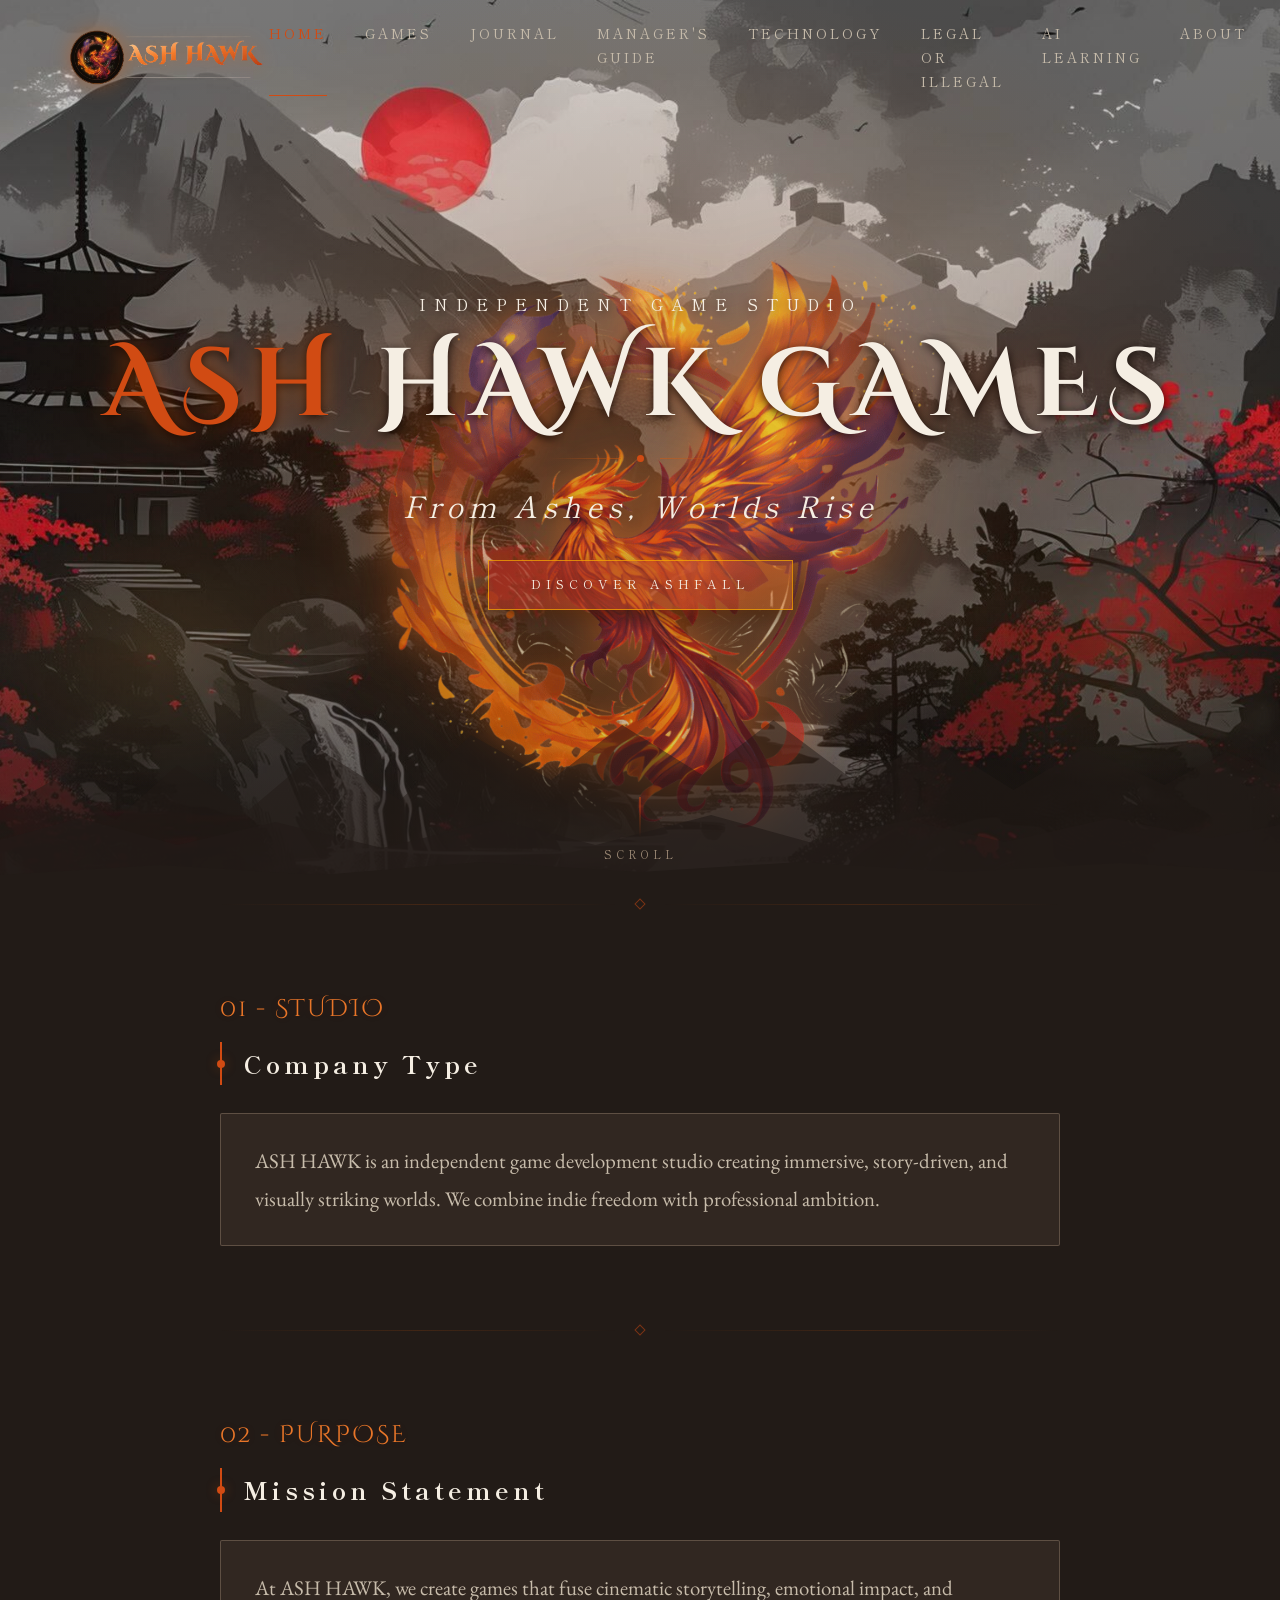
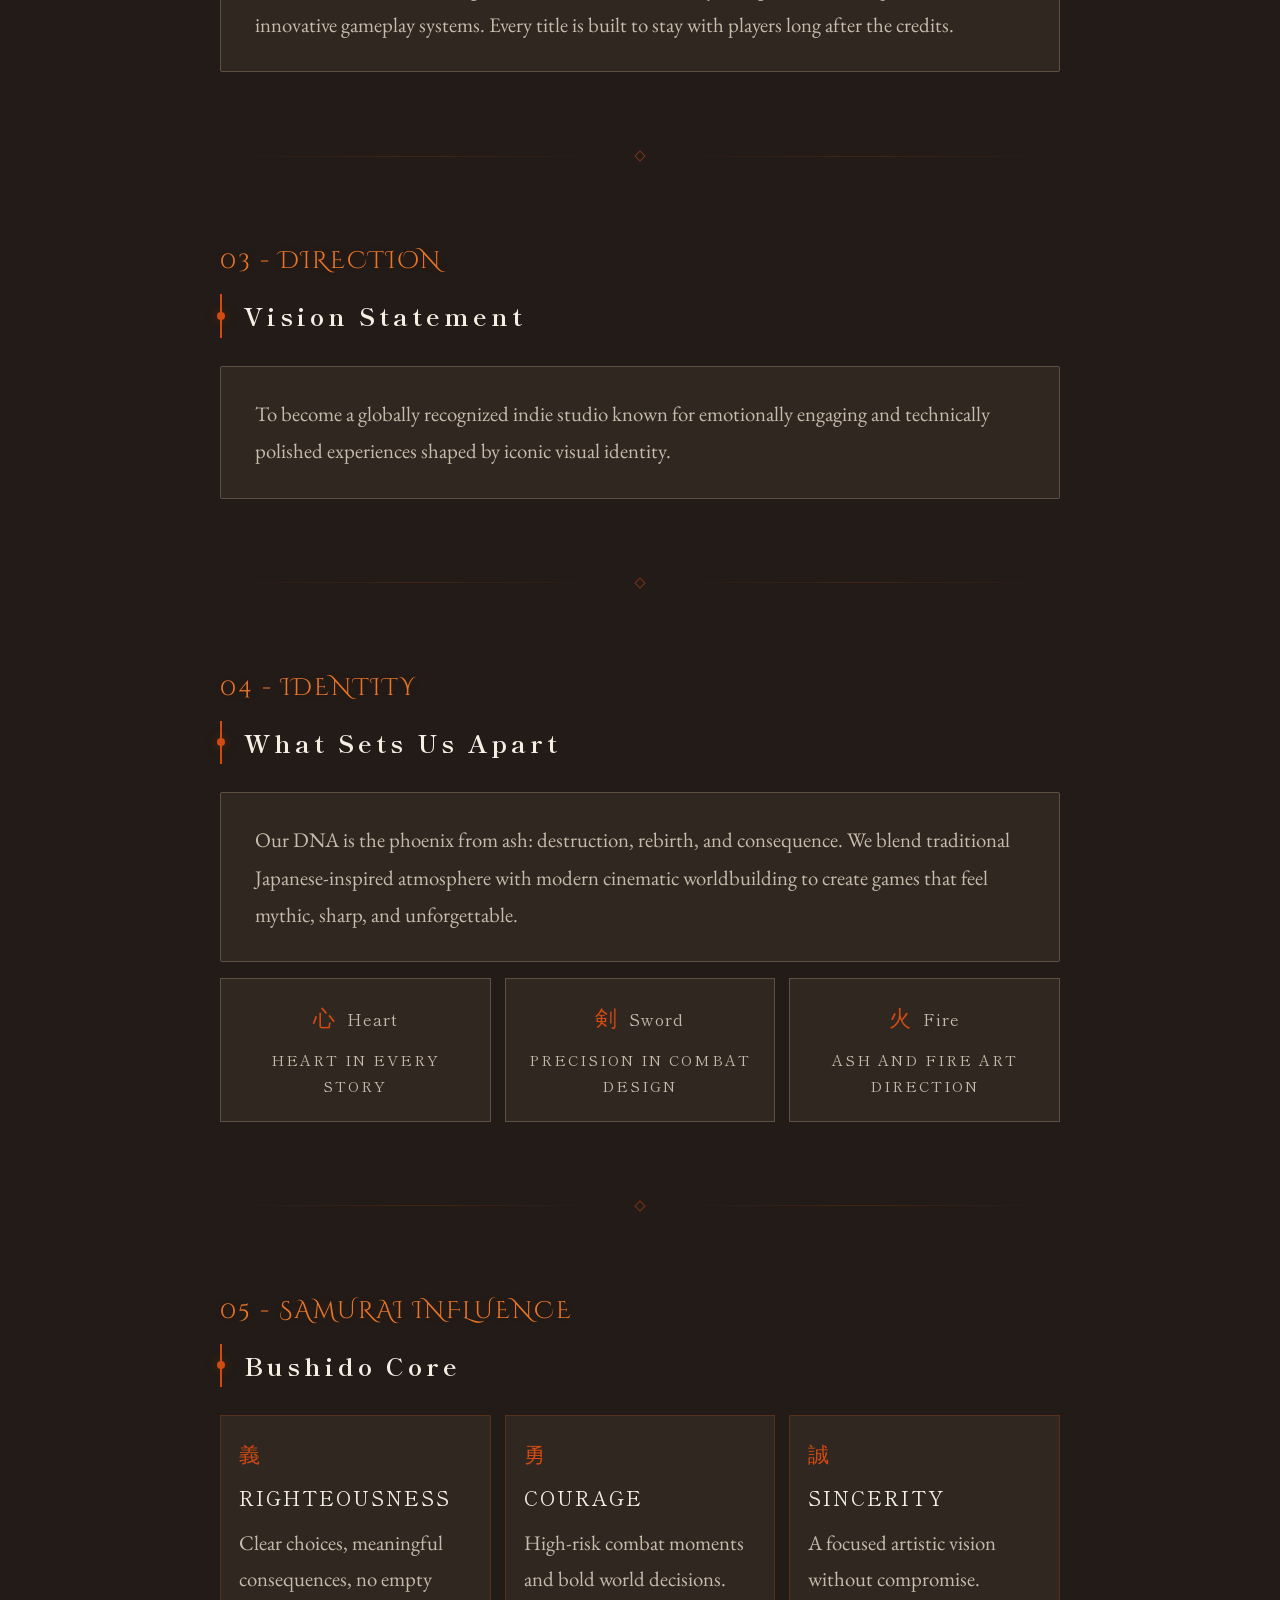
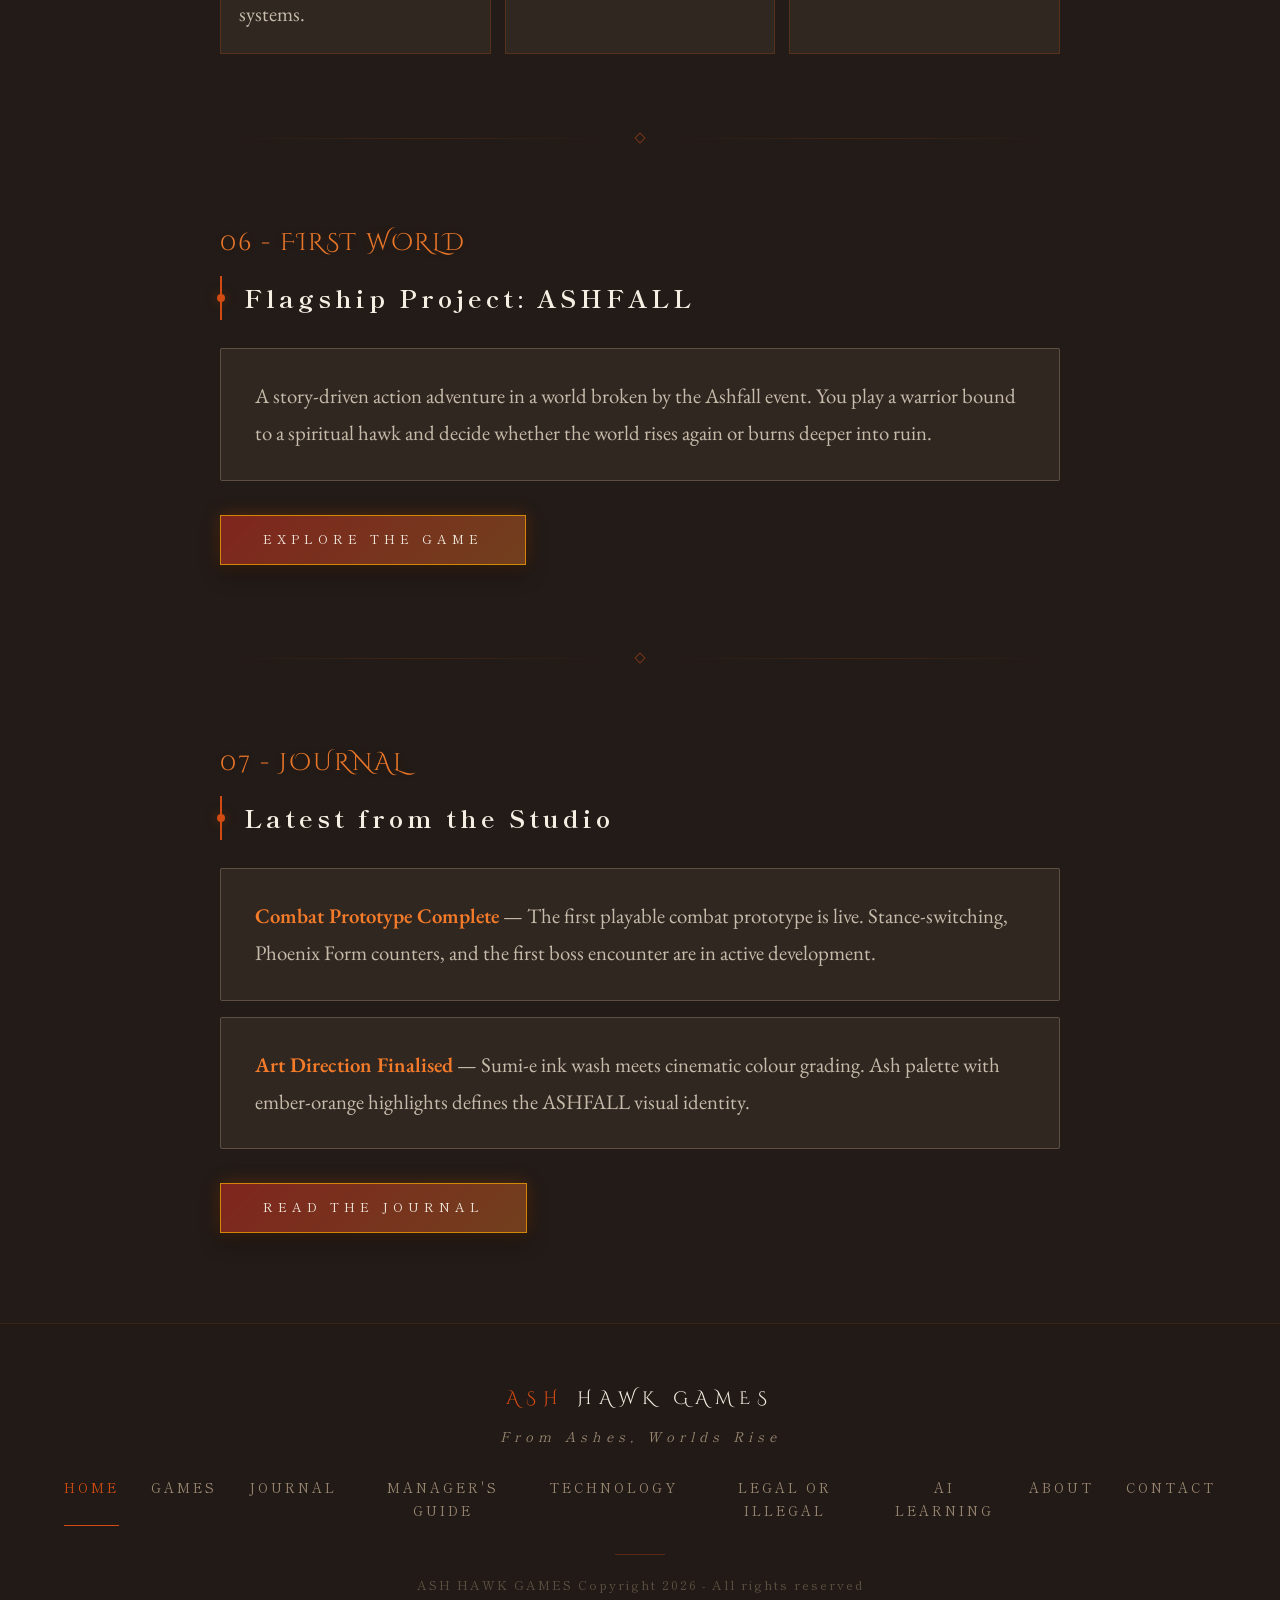
<file: index.html>
<!DOCTYPE html>
<html lang="en">
<head>
  <meta charset="UTF-8">
  <meta name="viewport" content="width=device-width, initial-scale=1.0">
  <title>ASH HAWK GAMES</title>
  <link rel="preconnect" href="https://fonts.googleapis.com">
  <link rel="preconnect" href="https://fonts.gstatic.com" crossorigin>
  <link href="https://fonts.googleapis.com/css2?family=Cinzel+Decorative:wght@400;700;900&family=Shippori+Mincho:wght@400;500;600;700;800&family=EB+Garamond:ital,wght@0,400;0,500;1,400&display=swap" rel="stylesheet">
  <link rel="stylesheet" href="styles.css">
</head>
<body>
<canvas id="particles"></canvas>

<header>
  <a href="index.html" class="logo-link">
    <img src="assets/ash-hawk-phoenix-logo_2.png" alt="ASH HAWK Games logo" class="site-logo">
  </a>
  <nav>
    <a href="index.html">Home</a>
    <a href="games.html">Games</a>
    <a href="blog.html">Journal</a>
    <a href="managers-guide.html">Manager's Guide</a>
    <a href="technology-risk.html">Technology</a>
    <a href="legal-illegal.html">Legal or Illegal</a>
    <a href="ai-learning.html">AI Learning</a>
    <a href="about.html">About</a>
    <a href="contact.html">Contact</a>
  </nav>
</header>

<section class="hero">
  <div class="hero-bg"></div>
  <div class="hero-phoenix-bg"></div>
  <div class="hero-fire-glow" aria-hidden="true"></div>
  <div class="hero-circle"></div>
  <div class="hero-circle-inner"></div>

  <span class="hero-kanji hero-kanji--left">不死鳥 (Phoenix)・再生 (Rebirth)・名誉 (Honor)</span>
  <span class="hero-kanji hero-kanji--right">侍 (Samurai)・武士道 (Bushido)・遺産 (Legacy)</span>

  <div class="hero-phoenix-figure" aria-hidden="true">
    <img src="assets/fire-phoenyx_3.png" alt="Animated fire phoenix">
  </div>

  <div class="hero-content">
    <p class="hero-eyebrow">Independent Game Studio</p>
    <h1 class="hero-title"><span class="accent">ASH</span> HAWK GAMES</h1>
    <div class="hero-rule"><span class="hero-rule-dot"></span></div>
    <p class="hero-tagline">From Ashes, Worlds Rise</p>
    <a href="games.html" class="hero-cta">Discover ASHFALL</a>
  </div>

  <div class="hero-mountains">
    <svg viewBox="0 0 1440 220" xmlns="http://www.w3.org/2000/svg" preserveAspectRatio="none">
      <path d="M0,220 L0,130 L60,100 L130,140 L200,85 L280,130 L360,70 L450,120
               L530,55 L620,100 L700,45 L790,95 L870,40 L960,100 L1050,60
               L1140,110 L1220,68 L1310,105 L1380,72 L1440,95 L1440,220 Z"
            fill="rgba(34,27,23,0.5)"/>
      <path d="M0,220 L0,160 L90,138 L200,165 L310,142 L430,168 L560,140
               L670,165 L800,135 L910,162 L1020,140 L1130,162 L1250,138
               L1360,158 L1440,145 L1440,220 Z"
            fill="rgba(34,27,23,0.65)"/>
      <path d="M0,220 L0,195 L180,185 L360,195 L540,182 L720,192
               L900,182 L1080,192 L1260,183 L1440,192 L1440,220 Z"
            fill="#221b17"/>
    </svg>
  </div>

  <div class="scroll-indicator">
    <div class="scroll-line"></div>
    <span class="scroll-text">Scroll</span>
  </div>
</section>

<main>
  <div class="page-divider"><span class="divider-diamond"></span></div>

  <section class="section">
    <span class="section-label">01 - Studio</span>
    <h2 class="section-title">Company Type</h2>
    <div class="card">
      ASH HAWK is an independent game development studio creating immersive, story-driven,
      and visually striking worlds. We combine indie freedom with professional ambition.
    </div>
  </section>

  <div class="page-divider"><span class="divider-diamond"></span></div>

  <section class="section">
    <span class="section-label">02 - Purpose</span>
    <h2 class="section-title">Mission Statement</h2>
    <div class="card">
      At ASH HAWK, we create games that fuse cinematic storytelling, emotional impact,
      and innovative gameplay systems. Every title is built to stay with players long
      after the credits.
    </div>
  </section>

  <div class="page-divider"><span class="divider-diamond"></span></div>

  <section class="section">
    <span class="section-label">03 - Direction</span>
    <h2 class="section-title">Vision Statement</h2>
    <div class="card">
      To become a globally recognized indie studio known for emotionally engaging and
      technically polished experiences shaped by iconic visual identity.
    </div>
  </section>

  <div class="page-divider"><span class="divider-diamond"></span></div>

  <section class="section">
    <span class="section-label">04 - Identity</span>
    <h2 class="section-title">What Sets Us Apart</h2>
    <div class="card">
      Our DNA is the phoenix from ash: destruction, rebirth, and consequence.
      We blend traditional Japanese-inspired atmosphere with modern cinematic worldbuilding
      to create games that feel mythic, sharp, and unforgettable.
    </div>
    <div class="pillars-grid">
      <article class="pillar-card">
        <p class="pillar-title">心 <span class="kanji-translation">Heart</span></p>
        <p class="pillar-sub">Heart in Every Story</p>
      </article>
      <article class="pillar-card">
        <p class="pillar-title">剣 <span class="kanji-translation">Sword</span></p>
        <p class="pillar-sub">Precision in Combat Design</p>
      </article>
      <article class="pillar-card">
        <p class="pillar-title">火 <span class="kanji-translation">Fire</span></p>
        <p class="pillar-sub">Ash and Fire Art Direction</p>
      </article>
    </div>
  </section>

  <div class="page-divider"><span class="divider-diamond"></span></div>

  <section class="section">
    <span class="section-label">05 - Samurai Influence</span>
    <h2 class="section-title">Bushido Core</h2>
    <div class="samurai-grid">
      <article class="samurai-card">
        <p class="samurai-key">義</p>
        <p class="samurai-meaning">Righteousness</p>
        <p class="samurai-text">Clear choices, meaningful consequences, no empty systems.</p>
      </article>
      <article class="samurai-card">
        <p class="samurai-key">勇</p>
        <p class="samurai-meaning">Courage</p>
        <p class="samurai-text">High-risk combat moments and bold world decisions.</p>
      </article>
      <article class="samurai-card">
        <p class="samurai-key">誠</p>
        <p class="samurai-meaning">Sincerity</p>
        <p class="samurai-text">A focused artistic vision without compromise.</p>
      </article>
    </div>
  </section>

  <div class="page-divider"><span class="divider-diamond"></span></div>

  <section class="section">
    <span class="section-label">06 - First World</span>
    <h2 class="section-title">Flagship Project: ASHFALL</h2>
    <div class="card">
      A story-driven action adventure in a world broken by the Ashfall event.
      You play a warrior bound to a spiritual hawk and decide whether the world
      rises again or burns deeper into ruin.
    </div>
    <a class="hero-cta section-cta" href="games.html">Explore The Game</a>
  </section>

  <div class="page-divider"><span class="divider-diamond"></span></div>

  <section class="section">
    <span class="section-label">07 - Journal</span>
    <h2 class="section-title">Latest from the Studio</h2>
    <div class="card">
      <b>Combat Prototype Complete</b> &mdash; The first playable combat prototype is live.
      Stance-switching, Phoenix Form counters, and the first boss encounter are in active development.
    </div>
    <div class="card">
      <b>Art Direction Finalised</b> &mdash; Sumi-e ink wash meets cinematic colour grading.
      Ash palette with ember-orange highlights defines the ASHFALL visual identity.
    </div>
    <a class="hero-cta section-cta" href="blog.html">Read the Journal</a>
  </section>
</main>

<footer>
  <div class="footer-logo"><span>ASH</span> HAWK GAMES</div>
  <div class="footer-tagline">From Ashes, Worlds Rise</div>
  <nav class="footer-nav">
    <a href="index.html">Home</a>
    <a href="games.html">Games</a>
    <a href="blog.html">Journal</a>
    <a href="managers-guide.html">Manager's Guide</a>
    <a href="technology-risk.html">Technology</a>
    <a href="legal-illegal.html">Legal or Illegal</a>
    <a href="ai-learning.html">AI Learning</a>
    <a href="about.html">About</a>
    <a href="contact.html">Contact</a>
  </nav>
  <div class="footer-rule"></div>
  <p class="footer-copy">ASH HAWK GAMES Copyright 2026 - All rights reserved</p>
</footer>

<script src="script.js"></script>
</body>
</html>
</file>
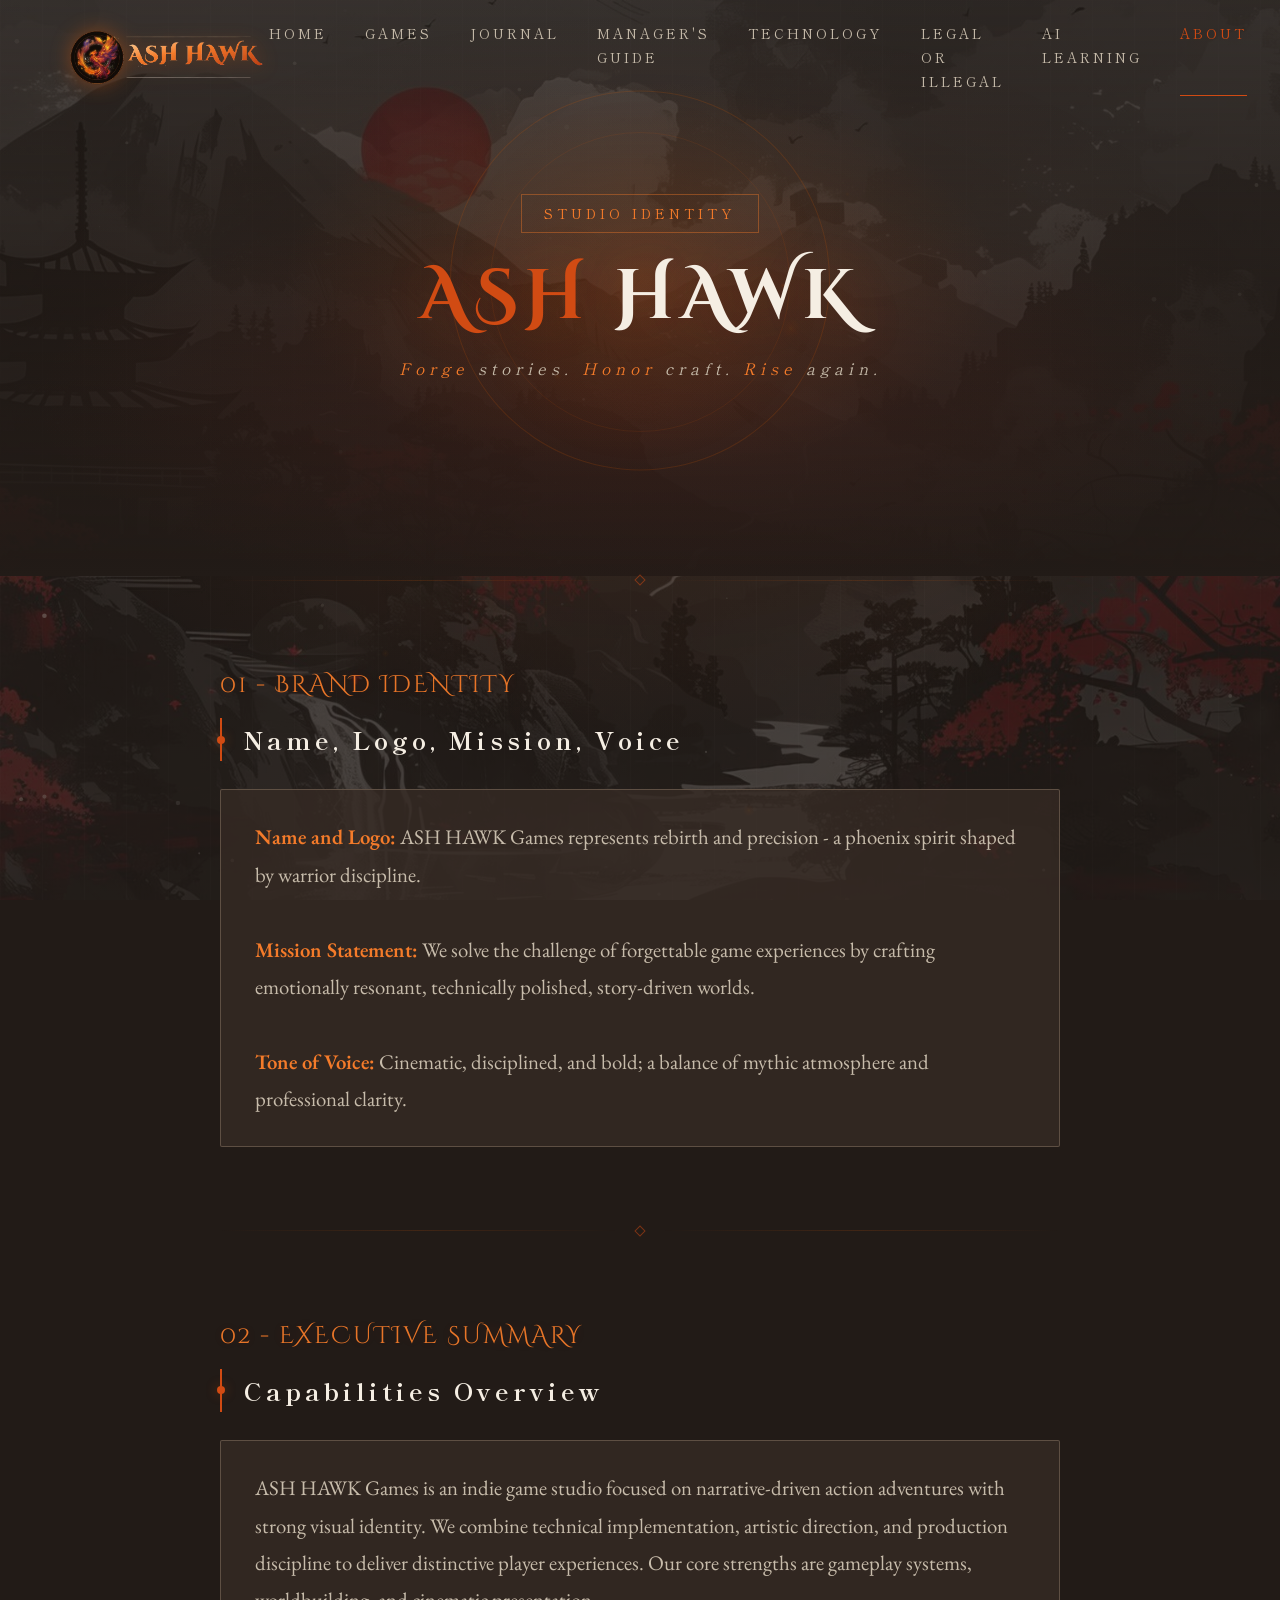
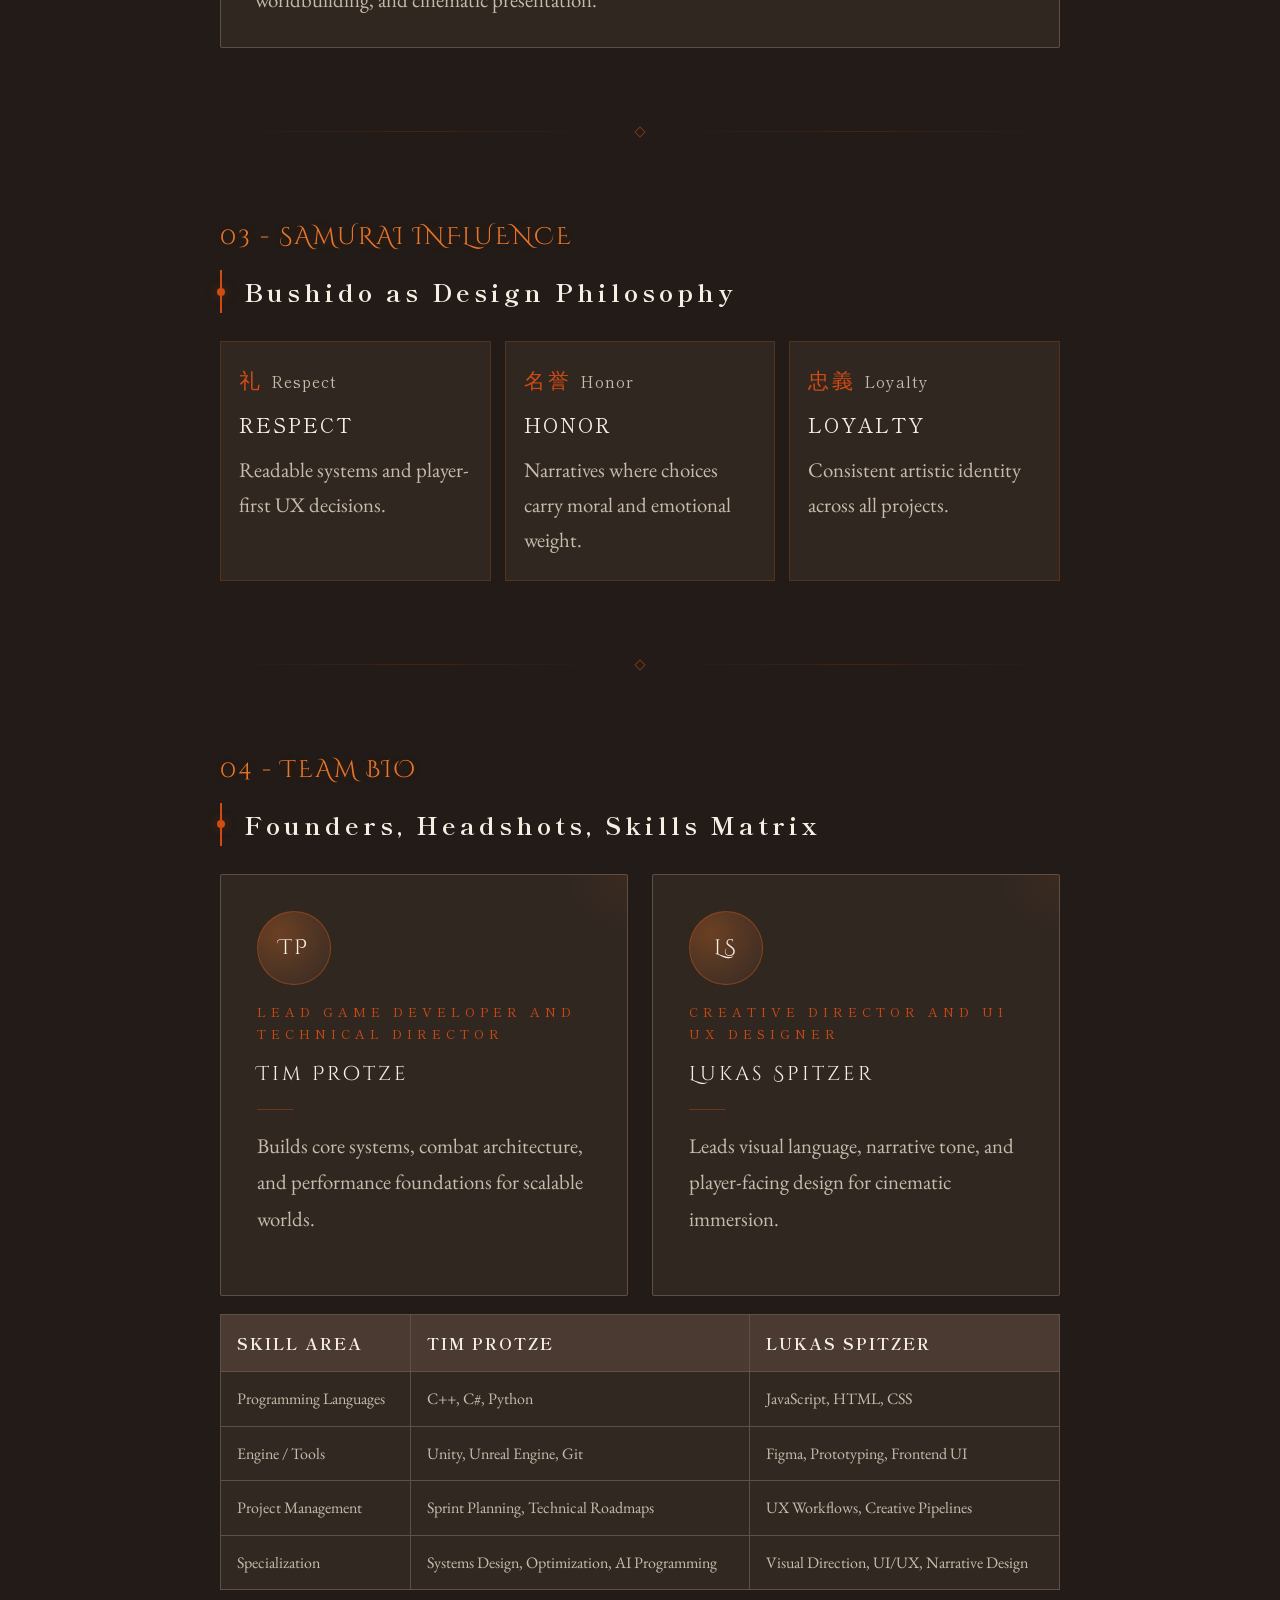
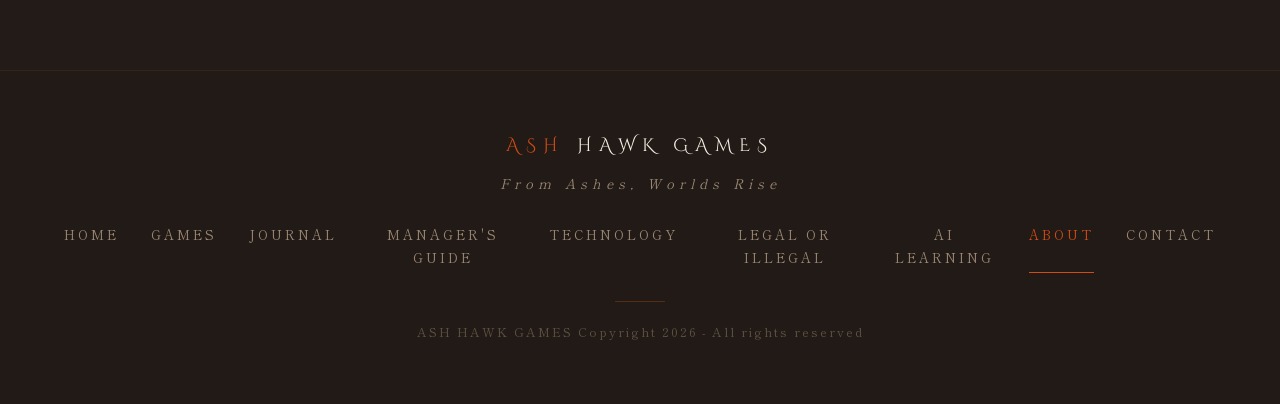
<file: about.html>
<!DOCTYPE html>
<html lang="en">
<head>
  <meta charset="UTF-8">
  <meta name="viewport" content="width=device-width, initial-scale=1.0">
  <title>About - ASH HAWK</title>
  <link rel="preconnect" href="https://fonts.googleapis.com">
  <link rel="preconnect" href="https://fonts.gstatic.com" crossorigin>
  <link href="https://fonts.googleapis.com/css2?family=Cinzel+Decorative:wght@400;700;900&family=Shippori+Mincho:wght@400;500;600;700;800&family=EB+Garamond:ital,wght@0,400;0,500;1,400&display=swap" rel="stylesheet">
  <link rel="stylesheet" href="styles.css">
</head>
<body>
<canvas id="particles"></canvas>

<header>
  <a href="index.html" class="logo-link">
    <img src="assets/ash-hawk-phoenix-logo_2.png" alt="ASH HAWK Games logo" class="site-logo">
  </a>
  <nav>
    <a href="index.html">Home</a>
    <a href="games.html">Games</a>
    <a href="blog.html">Journal</a>
    <a href="managers-guide.html">Manager's Guide</a>
    <a href="technology-risk.html">Technology</a>
    <a href="legal-illegal.html">Legal or Illegal</a>
    <a href="ai-learning.html">AI Learning</a>
    <a href="about.html">About</a>
    <a href="contact.html">Contact</a>
  </nav>
</header>

<section class="tech-hero">
  <div class="tech-hero-bg"></div>
  <div class="hero-circle"></div>
  <div class="hero-circle-inner"></div>
  <div class="tech-hero-content">
    <p class="tech-badge">Studio Identity</p>
    <h1 class="tech-main-title"><span class="accent">ASH</span> HAWK</h1>
    <p class="tech-subtitle"><span>Forge</span> stories. <span>Honor</span> craft. <span>Rise</span> again.</p>
  </div>
</section>

<main>
  <div class="page-divider"><span class="divider-diamond"></span></div>

  <section class="section">
    <span class="section-label">01 - Brand Identity</span>
    <h2 class="section-title">Name, Logo, Mission, Voice</h2>
    <div class="card">
      <b>Name and Logo:</b> ASH HAWK Games represents rebirth and precision - a phoenix spirit shaped by warrior discipline.<br><br>
      <b>Mission Statement:</b> We solve the challenge of forgettable game experiences by crafting emotionally resonant, technically polished, story-driven worlds.<br><br>
      <b>Tone of Voice:</b> Cinematic, disciplined, and bold; a balance of mythic atmosphere and professional clarity.
    </div>
  </section>

  <div class="page-divider"><span class="divider-diamond"></span></div>

  <section class="section">
    <span class="section-label">02 - Executive Summary</span>
    <h2 class="section-title">Capabilities Overview</h2>
    <div class="card">
      ASH HAWK Games is an indie game studio focused on narrative-driven action adventures with strong visual identity.
      We combine technical implementation, artistic direction, and production discipline to deliver distinctive player experiences.
      Our core strengths are gameplay systems, worldbuilding, and cinematic presentation.
    </div>
  </section>

  <div class="page-divider"><span class="divider-diamond"></span></div>

  <section class="section">
    <span class="section-label">03 - Samurai Influence</span>
    <h2 class="section-title">Bushido as Design Philosophy</h2>
    <div class="samurai-grid">
      <article class="samurai-card">
        <p class="samurai-key">礼 <span class="kanji-translation">Respect</span></p>
        <p class="samurai-meaning">Respect</p>
        <p class="samurai-text">Readable systems and player-first UX decisions.</p>
      </article>
      <article class="samurai-card">
        <p class="samurai-key">名誉 <span class="kanji-translation">Honor</span></p>
        <p class="samurai-meaning">Honor</p>
        <p class="samurai-text">Narratives where choices carry moral and emotional weight.</p>
      </article>
      <article class="samurai-card">
        <p class="samurai-key">忠義 <span class="kanji-translation">Loyalty</span></p>
        <p class="samurai-meaning">Loyalty</p>
        <p class="samurai-text">Consistent artistic identity across all projects.</p>
      </article>
    </div>
  </section>

  <div class="page-divider"><span class="divider-diamond"></span></div>

  <section class="section">
    <span class="section-label">04 - Team Bio</span>
    <h2 class="section-title">Founders, Headshots, Skills Matrix</h2>
    <div class="team-grid">
      <article class="team-card">
        <div class="headshot-placeholder">TP</div>
        <div class="team-role">Lead Game Developer and Technical Director</div>
        <div class="team-name">Tim Protze</div>
        <div class="team-rule"></div>
        <p class="team-bio">
          Builds core systems, combat architecture, and performance foundations for scalable worlds.
        </p>
      </article>
      <article class="team-card">
        <div class="headshot-placeholder">LS</div>
        <div class="team-role">Creative Director and UI UX Designer</div>
        <div class="team-name">Lukas Spitzer</div>
        <div class="team-rule"></div>
        <p class="team-bio">
          Leads visual language, narrative tone, and player-facing design for cinematic immersion.
        </p>
      </article>
    </div>

    <div class="skills-matrix-wrap">
      <table class="skills-matrix">
        <thead>
          <tr>
            <th>Skill Area</th>
            <th>Tim Protze</th>
            <th>Lukas Spitzer</th>
          </tr>
        </thead>
        <tbody>
          <tr>
            <td>Programming Languages</td>
            <td>C++, C#, Python</td>
            <td>JavaScript, HTML, CSS</td>
          </tr>
          <tr>
            <td>Engine / Tools</td>
            <td>Unity, Unreal Engine, Git</td>
            <td>Figma, Prototyping, Frontend UI</td>
          </tr>
          <tr>
            <td>Project Management</td>
            <td>Sprint Planning, Technical Roadmaps</td>
            <td>UX Workflows, Creative Pipelines</td>
          </tr>
          <tr>
            <td>Specialization</td>
            <td>Systems Design, Optimization, AI Programming</td>
            <td>Visual Direction, UI/UX, Narrative Design</td>
          </tr>
        </tbody>
      </table>
    </div>
  </section>
</main>

<footer>
  <div class="footer-logo"><span>ASH</span> HAWK GAMES</div>
  <div class="footer-tagline">From Ashes, Worlds Rise</div>
  <nav class="footer-nav">
    <a href="index.html">Home</a>
    <a href="games.html">Games</a>
    <a href="blog.html">Journal</a>
    <a href="managers-guide.html">Manager's Guide</a>
    <a href="technology-risk.html">Technology</a>
    <a href="legal-illegal.html">Legal or Illegal</a>
    <a href="ai-learning.html">AI Learning</a>
    <a href="about.html">About</a>
    <a href="contact.html">Contact</a>
  </nav>
  <div class="footer-rule"></div>
  <p class="footer-copy">ASH HAWK GAMES Copyright 2026 - All rights reserved</p>
</footer>

<script src="script.js"></script>
</body>
</html>
</file>
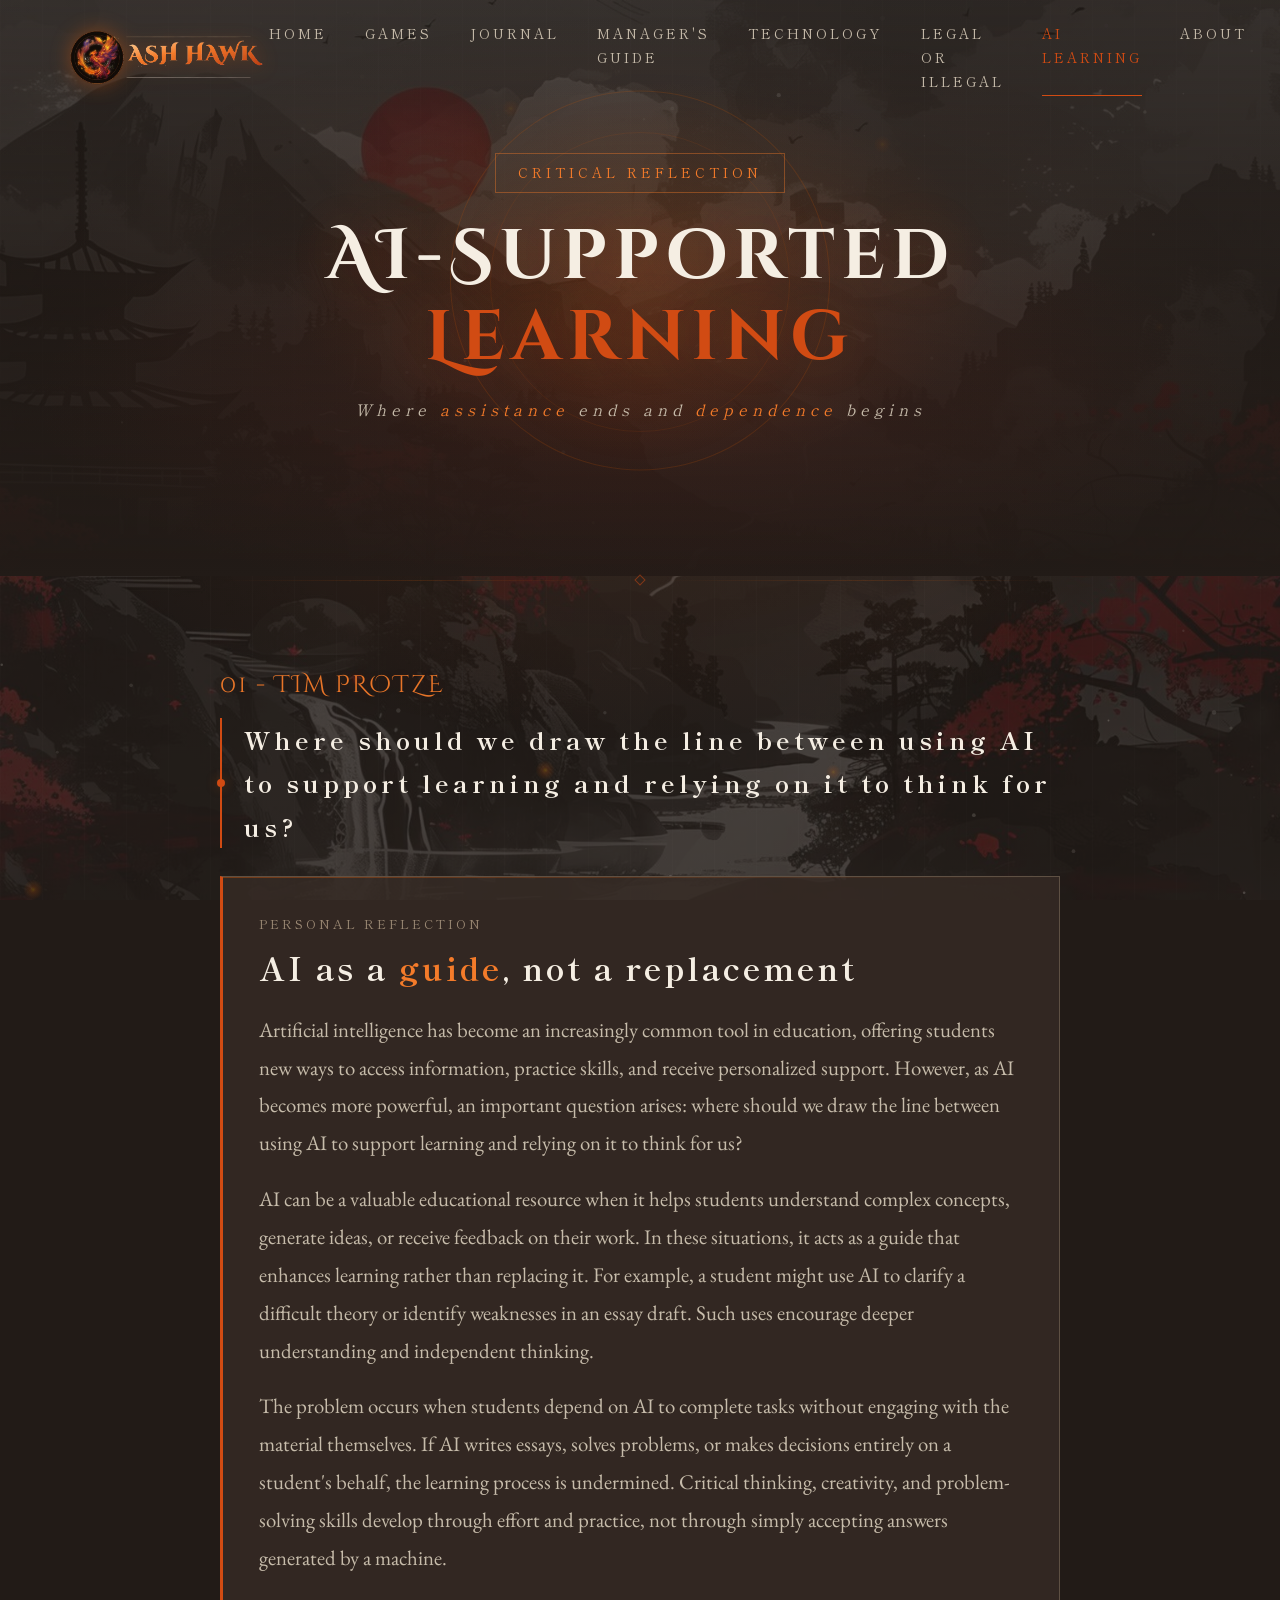
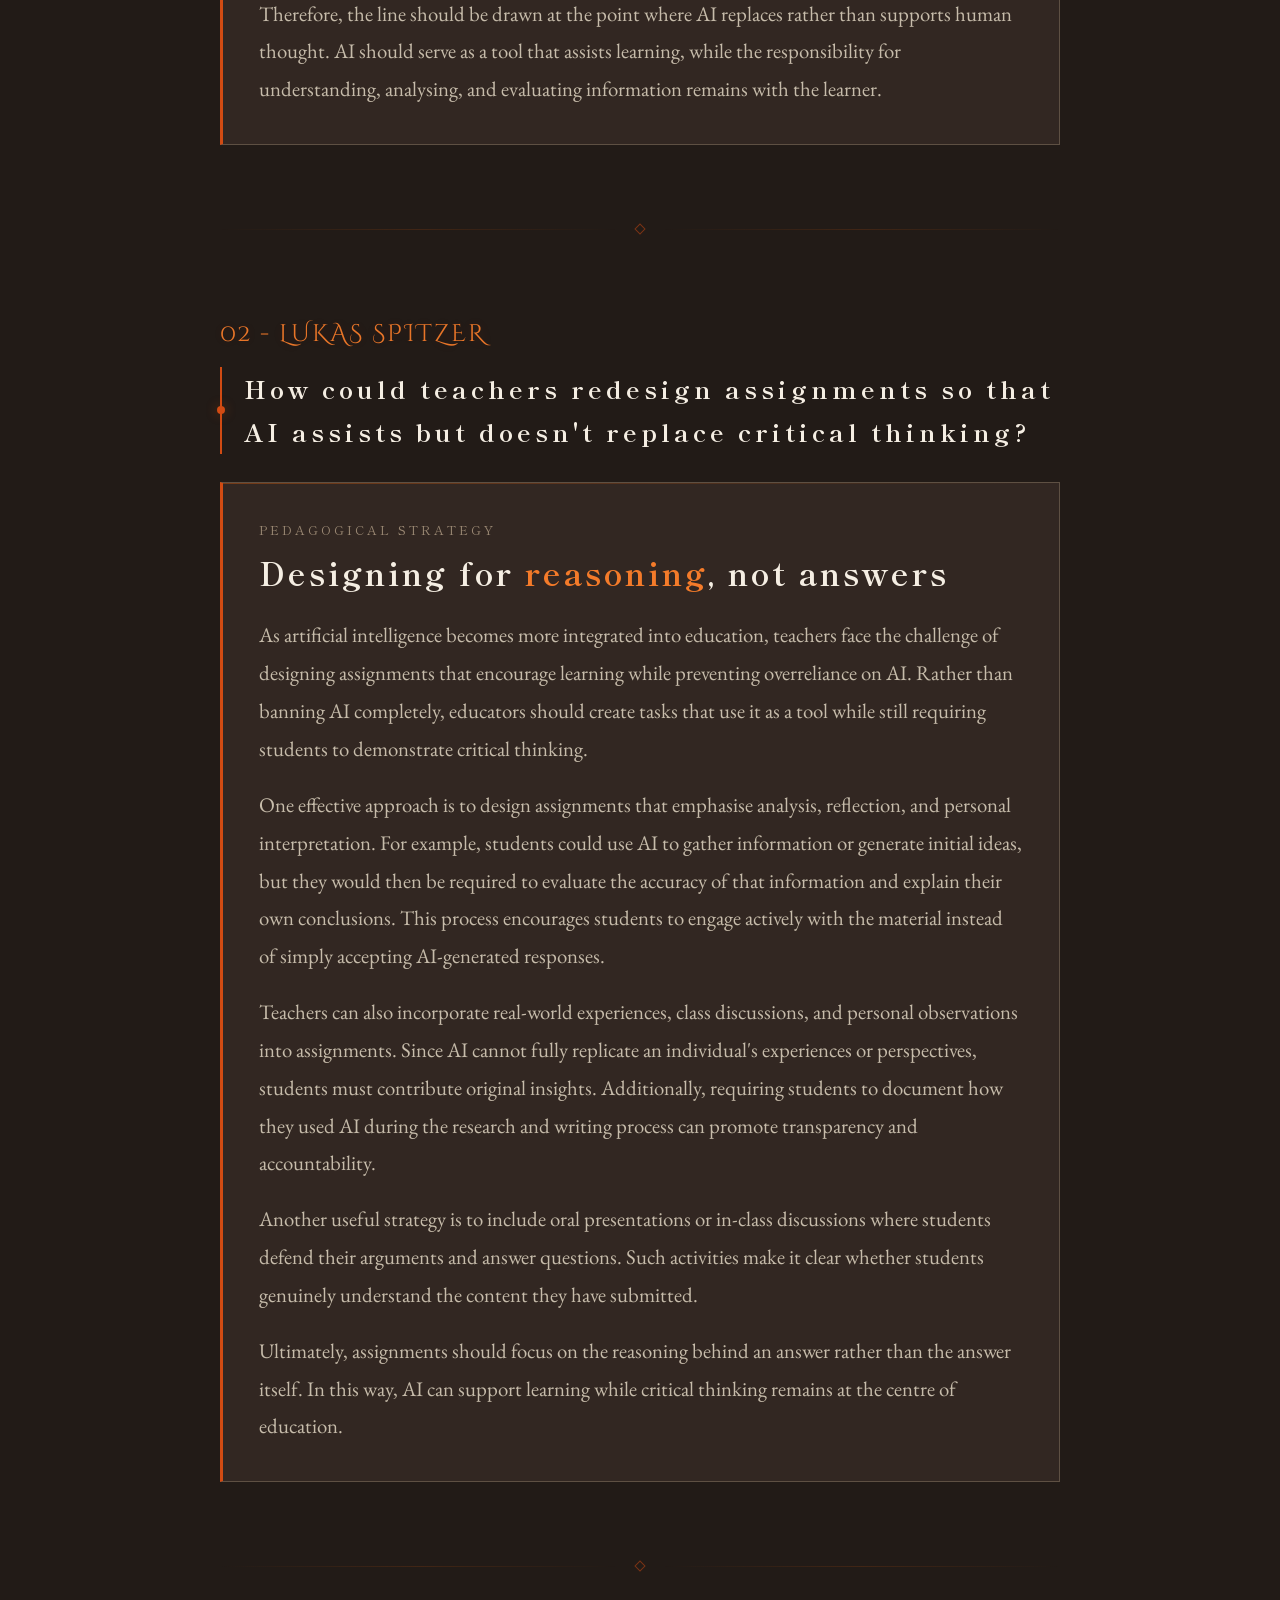
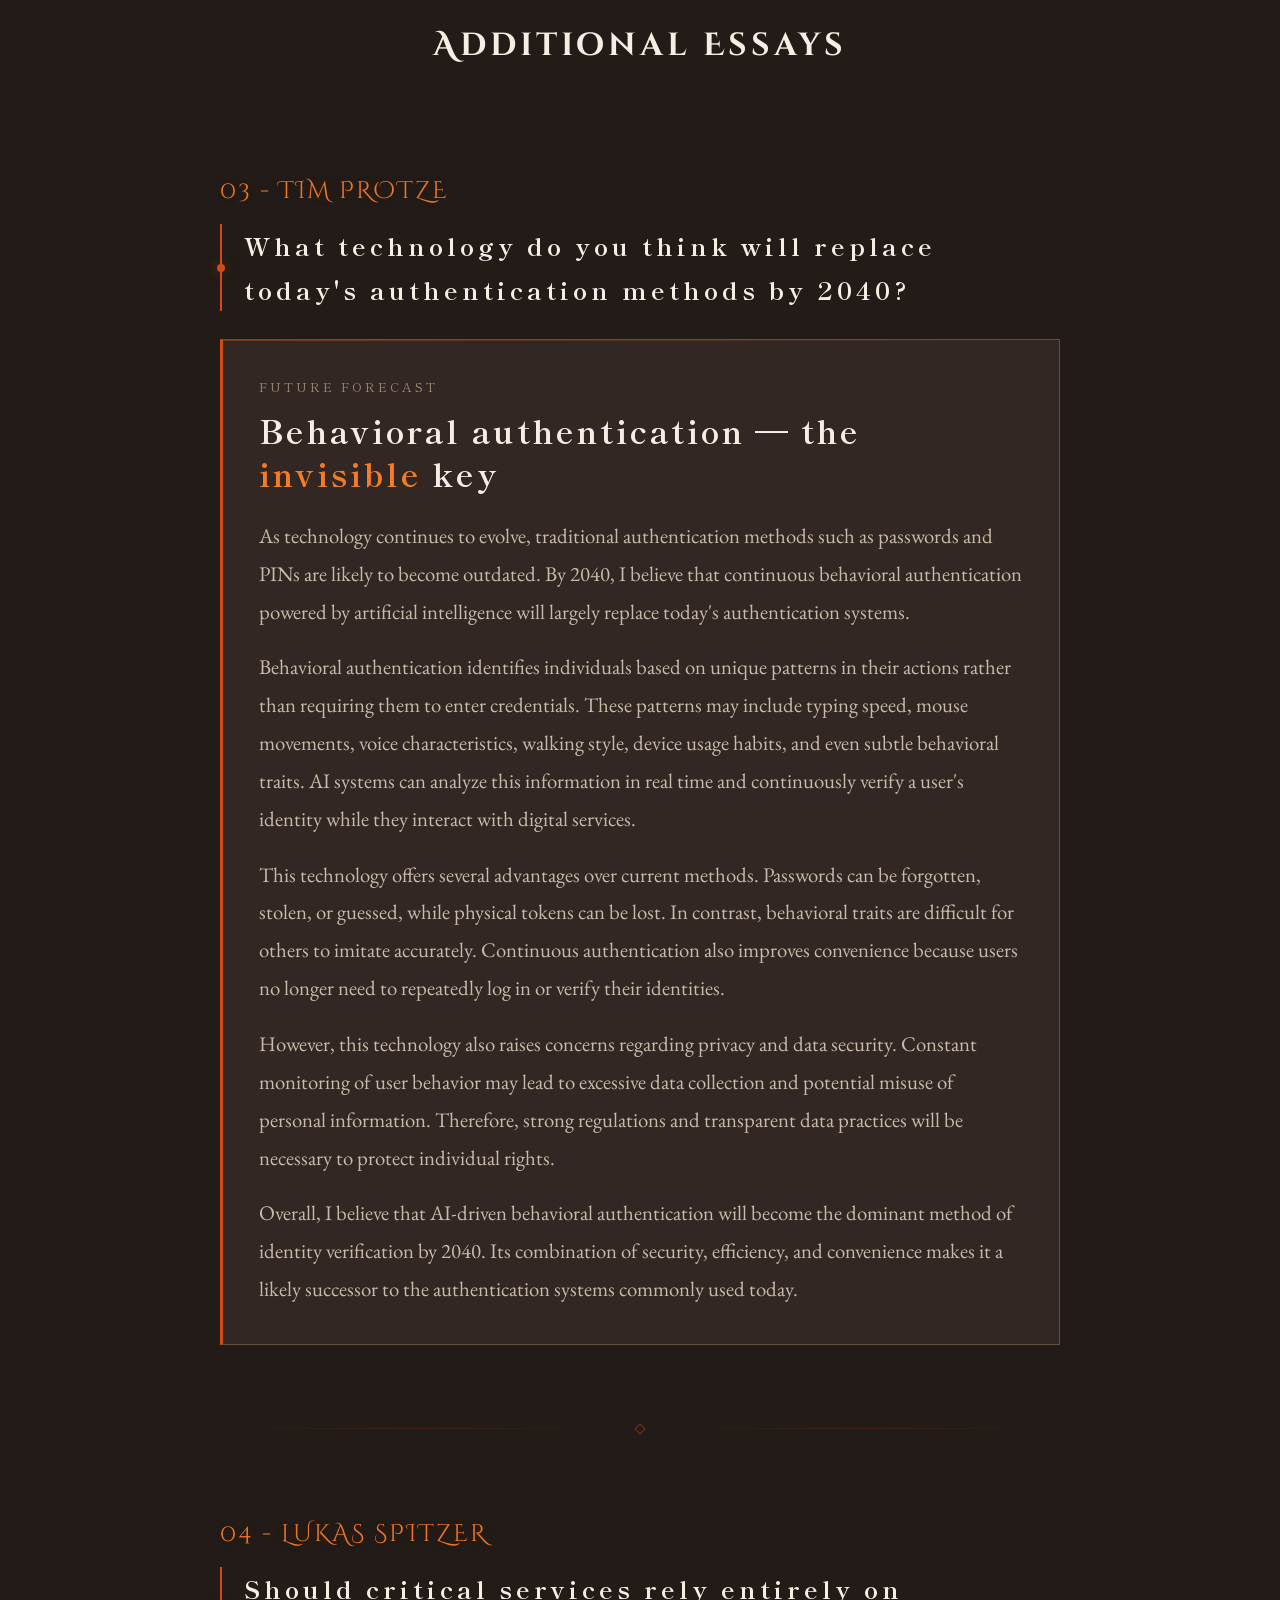
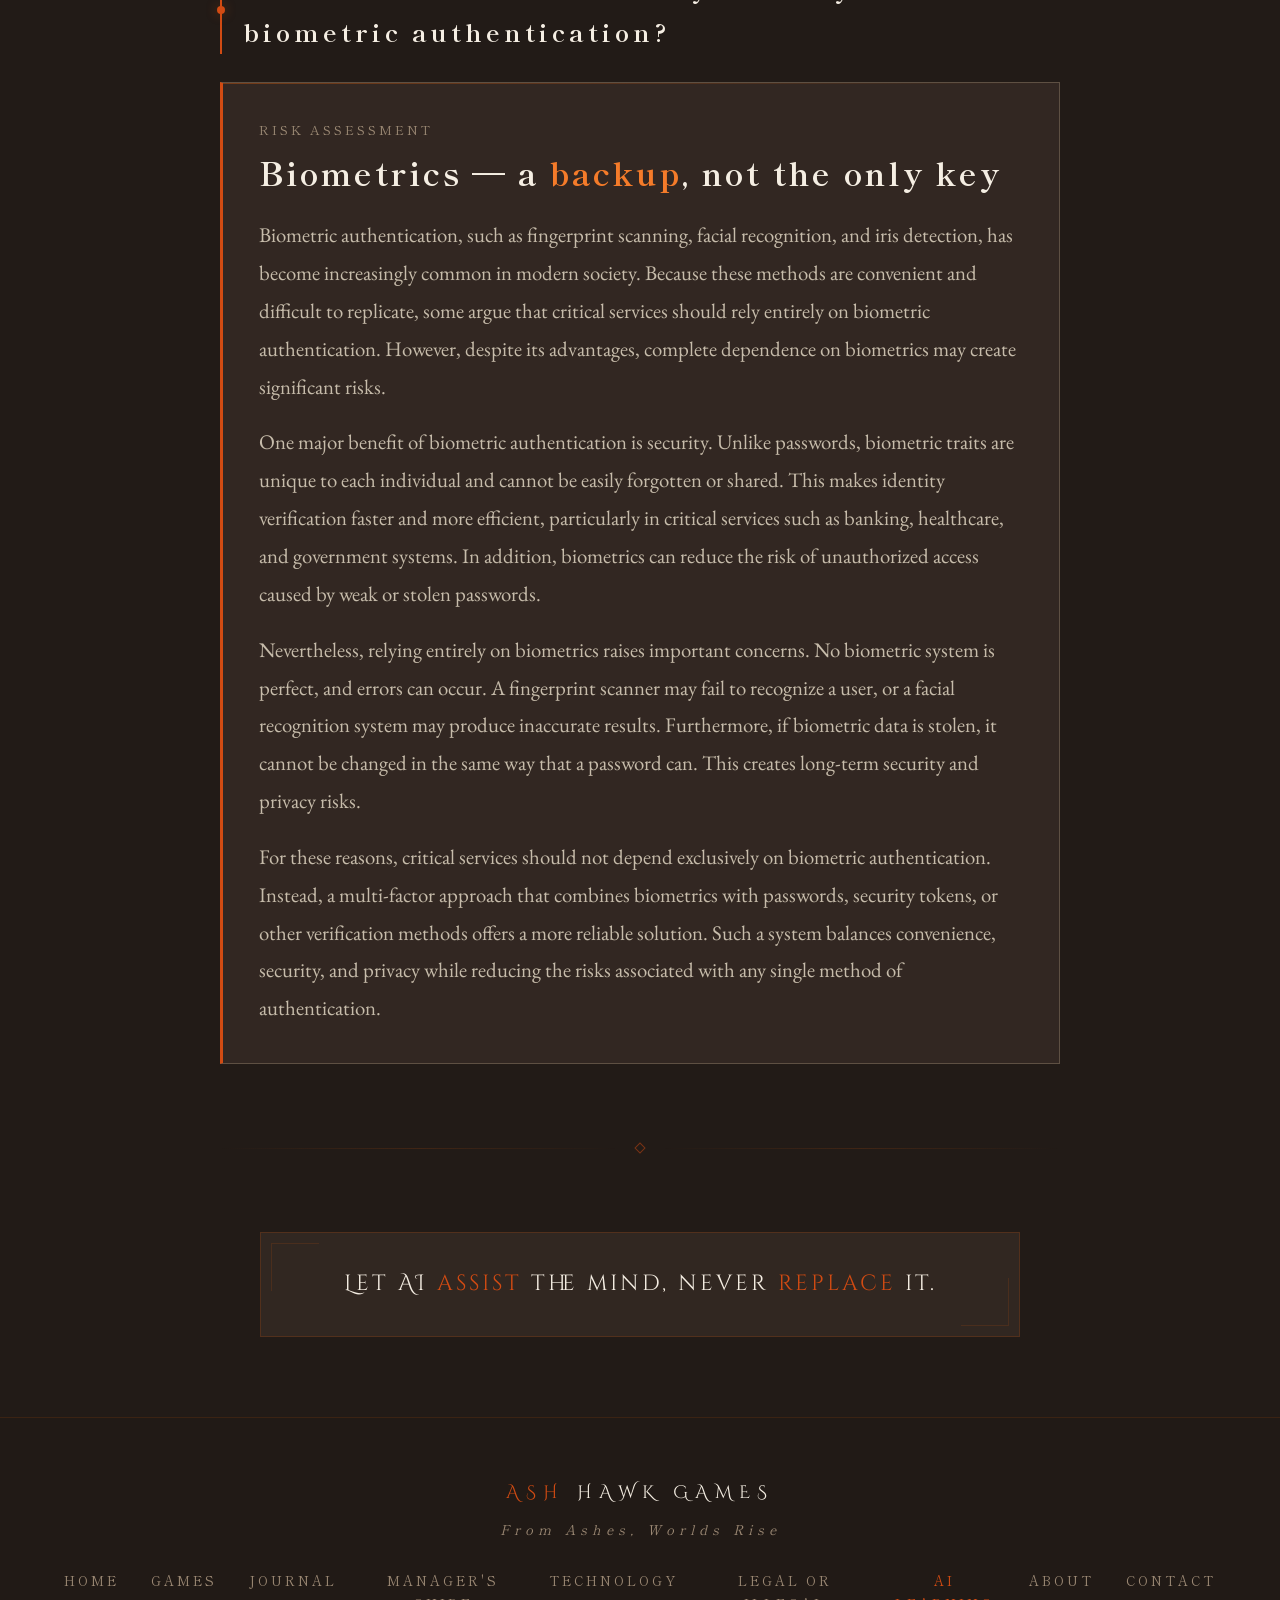
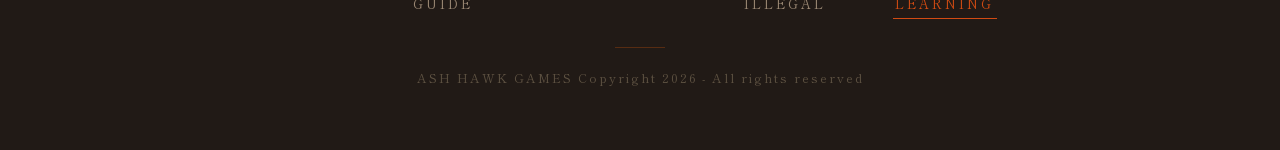
<file: ai-learning.html>
<!DOCTYPE html>
<html lang="en">
<head>
  <meta charset="UTF-8">
  <meta name="viewport" content="width=device-width, initial-scale=1.0">
  <title>AI-Supported Learning - ASH HAWK</title>
  <link rel="preconnect" href="https://fonts.googleapis.com">
  <link rel="preconnect" href="https://fonts.gstatic.com" crossorigin>
  <link href="https://fonts.googleapis.com/css2?family=Cinzel+Decorative:wght@400;700;900&family=Shippori+Mincho:wght@400;500;600;700;800&family=EB+Garamond:ital,wght@0,400;0,500;1,400&display=swap" rel="stylesheet">
  <link rel="stylesheet" href="styles.css">
</head>
<body>
<canvas id="particles"></canvas>

<header>
  <a href="index.html" class="logo-link">
    <img src="assets/ash-hawk-phoenix-logo_2.png" alt="ASH HAWK Games logo" class="site-logo">
  </a>
  <nav>
    <a href="index.html">Home</a>
    <a href="games.html">Games</a>
    <a href="blog.html">Journal</a>
    <a href="managers-guide.html">Manager's Guide</a>
    <a href="technology-risk.html">Technology</a>
    <a href="legal-illegal.html">Legal or Illegal</a>
    <a href="ai-learning.html" class="active">AI Learning</a>
    <a href="about.html">About</a>
    <a href="contact.html">Contact</a>
  </nav>
</header>

<section class="tech-hero">
  <div class="tech-hero-bg"></div>
  <div class="hero-circle"></div>
  <div class="hero-circle-inner"></div>
  <div class="tech-hero-content">
    <p class="tech-badge">Critical Reflection</p>
    <h1 class="tech-main-title">AI-Supported <span class="accent">Learning</span></h1>
    <p class="tech-subtitle">Where <span>assistance</span> ends and <span>dependence</span> begins</p>
  </div>
</section>

<main>
  <div class="page-divider"><span class="divider-diamond"></span></div>

  <section class="section">
    <span class="section-label">01 - Tim Protze</span>
    <h2 class="section-title">Where should we draw the line between using AI to support learning and relying on it to think for us?</h2>
    <article class="essay-panel">
      <p class="essay-kicker">Personal Reflection</p>
      <h3 class="essay-title">AI as a <span class="accent">guide</span>, not a replacement</h3>
      <div class="essay-body">
        <p>Artificial intelligence has become an increasingly common tool in education, offering students new ways to access information, practice skills, and receive personalized support. However, as AI becomes more powerful, an important question arises: where should we draw the line between using AI to support learning and relying on it to think for us?</p>
        <p>AI can be a valuable educational resource when it helps students understand complex concepts, generate ideas, or receive feedback on their work. In these situations, it acts as a guide that enhances learning rather than replacing it. For example, a student might use AI to clarify a difficult theory or identify weaknesses in an essay draft. Such uses encourage deeper understanding and independent thinking.</p>
        <p>The problem occurs when students depend on AI to complete tasks without engaging with the material themselves. If AI writes essays, solves problems, or makes decisions entirely on a student's behalf, the learning process is undermined. Critical thinking, creativity, and problem-solving skills develop through effort and practice, not through simply accepting answers generated by a machine.</p>
        <p>Therefore, the line should be drawn at the point where AI replaces rather than supports human thought. AI should serve as a tool that assists learning, while the responsibility for understanding, analysing, and evaluating information remains with the learner.</p>
      </div>
    </article>
  </section>

  <div class="page-divider"><span class="divider-diamond"></span></div>

  <section class="section">
    <span class="section-label">02 - Lukas Spitzer</span>
    <h2 class="section-title">How could teachers redesign assignments so that AI assists but doesn't replace critical thinking?</h2>
    <article class="essay-panel">
      <p class="essay-kicker">Pedagogical Strategy</p>
      <h3 class="essay-title">Designing for <span class="accent">reasoning</span>, not answers</h3>
      <div class="essay-body">
        <p>As artificial intelligence becomes more integrated into education, teachers face the challenge of designing assignments that encourage learning while preventing overreliance on AI. Rather than banning AI completely, educators should create tasks that use it as a tool while still requiring students to demonstrate critical thinking.</p>
        <p>One effective approach is to design assignments that emphasise analysis, reflection, and personal interpretation. For example, students could use AI to gather information or generate initial ideas, but they would then be required to evaluate the accuracy of that information and explain their own conclusions. This process encourages students to engage actively with the material instead of simply accepting AI-generated responses.</p>
        <p>Teachers can also incorporate real-world experiences, class discussions, and personal observations into assignments. Since AI cannot fully replicate an individual's experiences or perspectives, students must contribute original insights. Additionally, requiring students to document how they used AI during the research and writing process can promote transparency and accountability.</p>
        <p>Another useful strategy is to include oral presentations or in-class discussions where students defend their arguments and answer questions. Such activities make it clear whether students genuinely understand the content they have submitted.</p>
        <p>Ultimately, assignments should focus on the reasoning behind an answer rather than the answer itself. In this way, AI can support learning while critical thinking remains at the centre of education.</p>
      </div>
    </article>
  </section>

  <div class="page-divider"><span class="divider-diamond"></span></div>

  <h2 style="text-align:center; font-family:var(--font-title); font-size:2rem; color:var(--cream); letter-spacing:4px; margin:3rem 0 1rem;">Additional Essays</h2>

  <section class="section">
    <span class="section-label">03 - Tim Protze</span>
    <h2 class="section-title">What technology do you think will replace today's authentication methods by 2040?</h2>
    <article class="essay-panel">
      <p class="essay-kicker">Future Forecast</p>
      <h3 class="essay-title">Behavioral authentication &mdash; the <span class="accent">invisible</span> key</h3>
      <div class="essay-body">
        <p>As technology continues to evolve, traditional authentication methods such as passwords and PINs are likely to become outdated. By 2040, I believe that continuous behavioral authentication powered by artificial intelligence will largely replace today's authentication systems.</p>
        <p>Behavioral authentication identifies individuals based on unique patterns in their actions rather than requiring them to enter credentials. These patterns may include typing speed, mouse movements, voice characteristics, walking style, device usage habits, and even subtle behavioral traits. AI systems can analyze this information in real time and continuously verify a user's identity while they interact with digital services.</p>
        <p>This technology offers several advantages over current methods. Passwords can be forgotten, stolen, or guessed, while physical tokens can be lost. In contrast, behavioral traits are difficult for others to imitate accurately. Continuous authentication also improves convenience because users no longer need to repeatedly log in or verify their identities.</p>
        <p>However, this technology also raises concerns regarding privacy and data security. Constant monitoring of user behavior may lead to excessive data collection and potential misuse of personal information. Therefore, strong regulations and transparent data practices will be necessary to protect individual rights.</p>
        <p>Overall, I believe that AI-driven behavioral authentication will become the dominant method of identity verification by 2040. Its combination of security, efficiency, and convenience makes it a likely successor to the authentication systems commonly used today.</p>
      </div>
    </article>
  </section>

  <div class="page-divider"><span class="divider-diamond"></span></div>

  <section class="section">
    <span class="section-label">04 - Lukas Spitzer</span>
    <h2 class="section-title">Should critical services rely entirely on biometric authentication?</h2>
    <article class="essay-panel">
      <p class="essay-kicker">Risk Assessment</p>
      <h3 class="essay-title">Biometrics &mdash; a <span class="accent">backup</span>, not the only key</h3>
      <div class="essay-body">
        <p>Biometric authentication, such as fingerprint scanning, facial recognition, and iris detection, has become increasingly common in modern society. Because these methods are convenient and difficult to replicate, some argue that critical services should rely entirely on biometric authentication. However, despite its advantages, complete dependence on biometrics may create significant risks.</p>
        <p>One major benefit of biometric authentication is security. Unlike passwords, biometric traits are unique to each individual and cannot be easily forgotten or shared. This makes identity verification faster and more efficient, particularly in critical services such as banking, healthcare, and government systems. In addition, biometrics can reduce the risk of unauthorized access caused by weak or stolen passwords.</p>
        <p>Nevertheless, relying entirely on biometrics raises important concerns. No biometric system is perfect, and errors can occur. A fingerprint scanner may fail to recognize a user, or a facial recognition system may produce inaccurate results. Furthermore, if biometric data is stolen, it cannot be changed in the same way that a password can. This creates long-term security and privacy risks.</p>
        <p>For these reasons, critical services should not depend exclusively on biometric authentication. Instead, a multi-factor approach that combines biometrics with passwords, security tokens, or other verification methods offers a more reliable solution. Such a system balances convenience, security, and privacy while reducing the risks associated with any single method of authentication.</p>
      </div>
    </article>
  </section>

  <div class="page-divider"><span class="divider-diamond"></span></div>

  <section class="section">
    <div class="tech-closing">
      <p class="tech-closing-text">Let AI <span class="accent">assist</span> the mind, never <span class="accent">replace</span> it.</p>
    </div>
  </section>
</main>

<footer>
  <div class="footer-logo"><span>ASH</span> HAWK GAMES</div>
  <div class="footer-tagline">From Ashes, Worlds Rise</div>
  <nav class="footer-nav">
    <a href="index.html">Home</a>
    <a href="games.html">Games</a>
    <a href="blog.html">Journal</a>
    <a href="managers-guide.html">Manager's Guide</a>
    <a href="technology-risk.html">Technology</a>
    <a href="legal-illegal.html">Legal or Illegal</a>
    <a href="ai-learning.html">AI Learning</a>
    <a href="about.html">About</a>
    <a href="contact.html">Contact</a>
  </nav>
  <div class="footer-rule"></div>
  <p class="footer-copy">ASH HAWK GAMES Copyright 2026 - All rights reserved</p>
</footer>

<script src="script.js"></script>
</body>
</html>
</file>
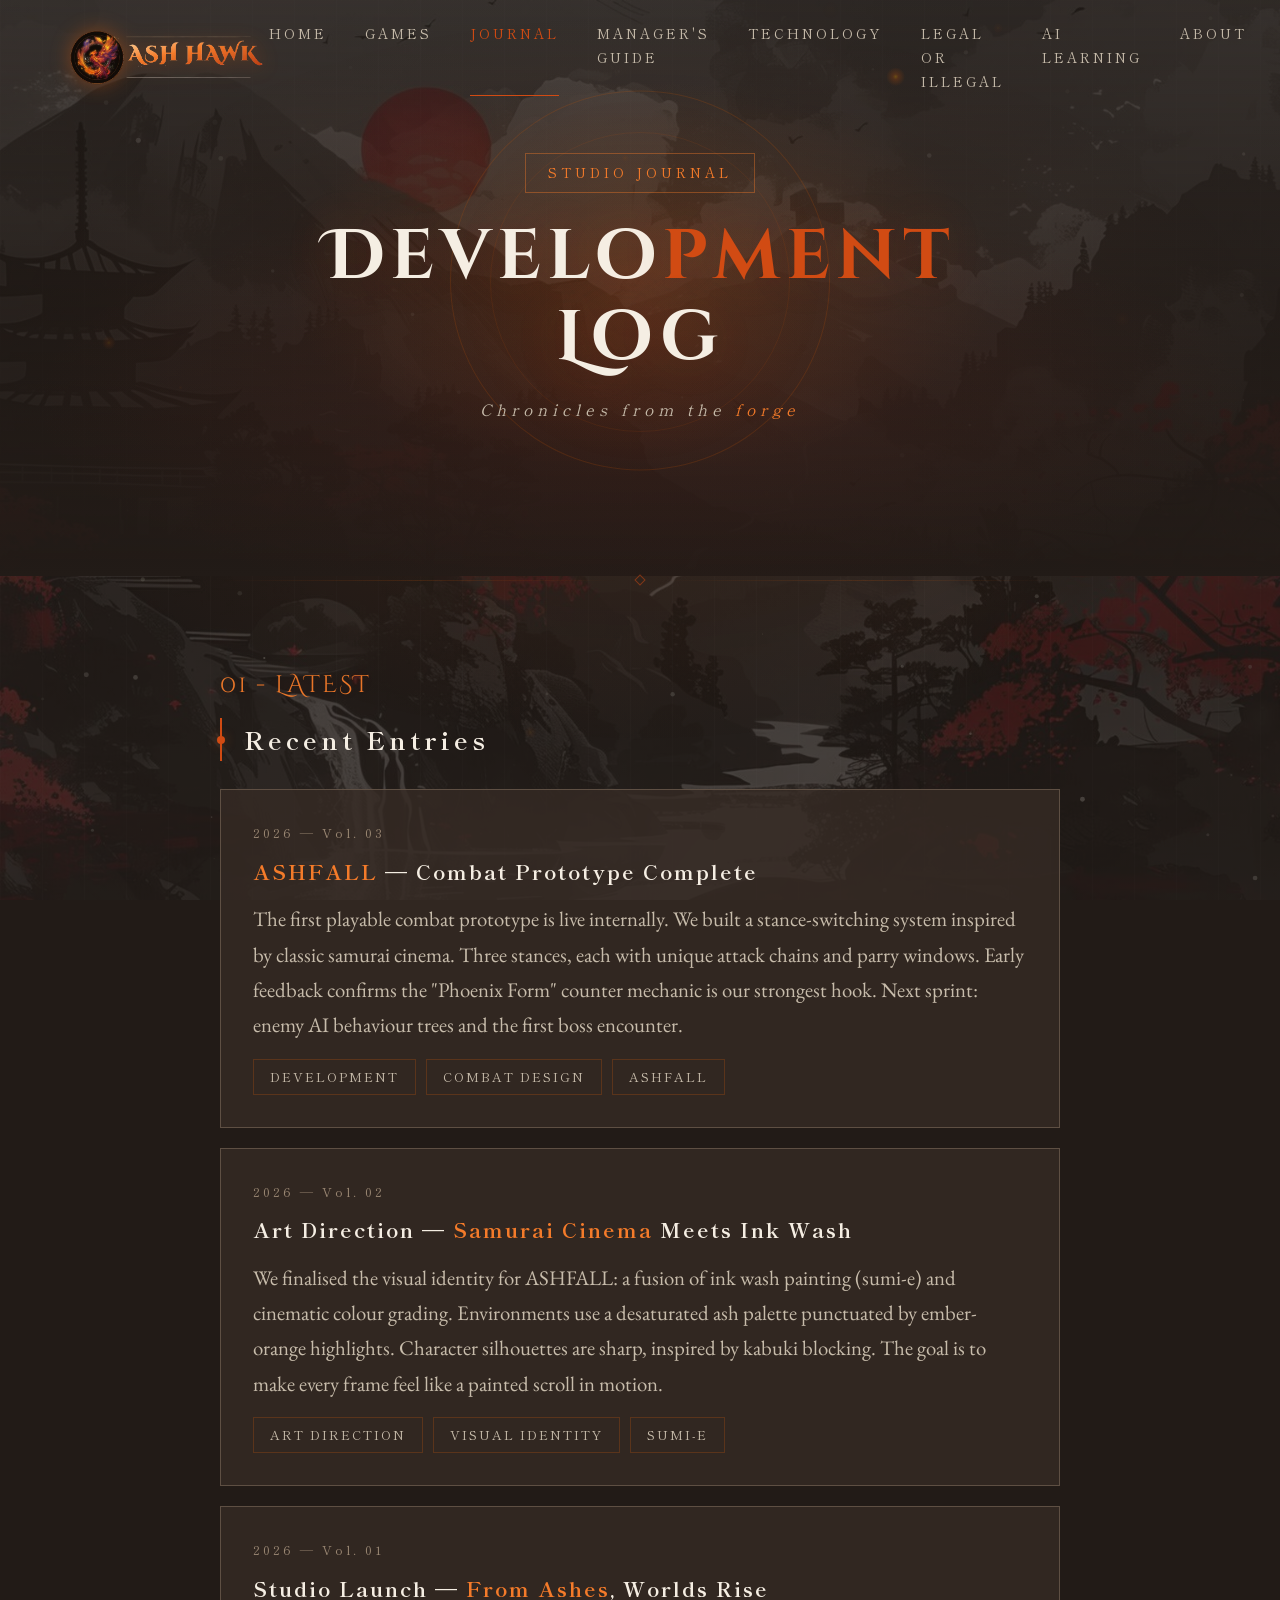
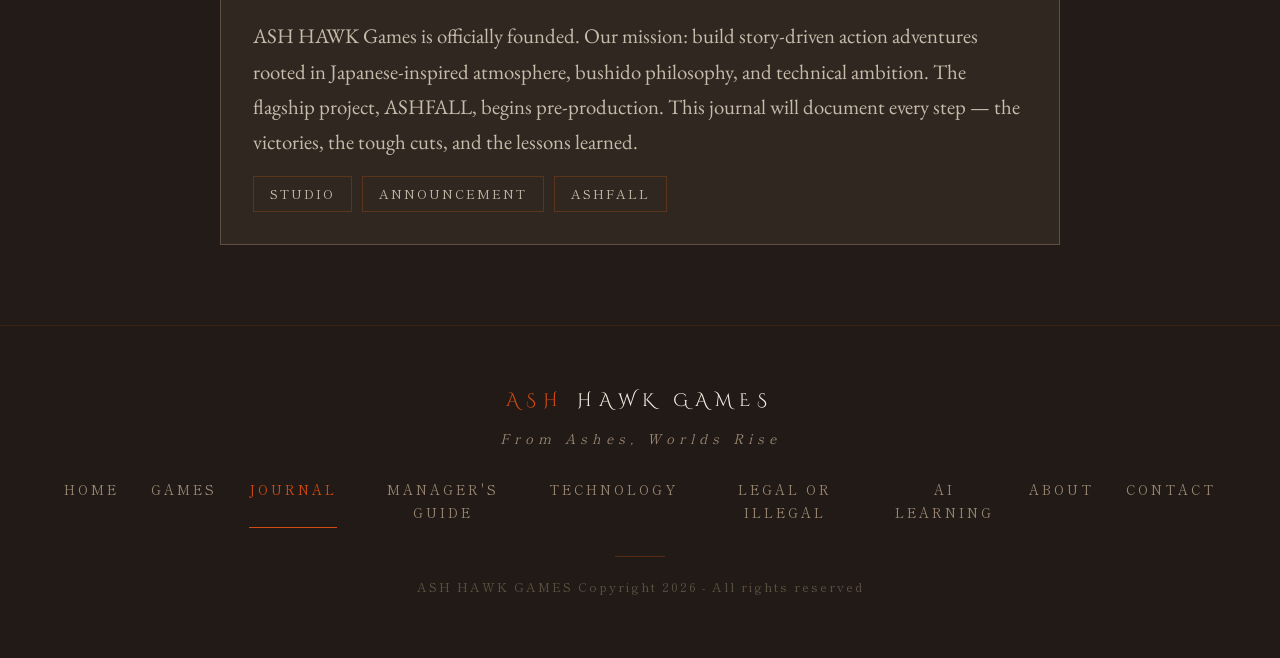
<file: blog.html>
<!DOCTYPE html>
<html lang="en">
<head>
  <meta charset="UTF-8">
  <meta name="viewport" content="width=device-width, initial-scale=1.0">
  <title>Journal - ASH HAWK</title>
  <link rel="preconnect" href="https://fonts.googleapis.com">
  <link rel="preconnect" href="https://fonts.gstatic.com" crossorigin>
  <link href="https://fonts.googleapis.com/css2?family=Cinzel+Decorative:wght@400;700;900&family=Shippori+Mincho:wght@400;500;600;700;800&family=EB+Garamond:ital,wght@0,400;0,500;1,400&display=swap" rel="stylesheet">
  <link rel="stylesheet" href="styles.css">
  <style>
    .blog-grid {
      display: flex;
      flex-direction: column;
      gap: 20px;
      margin-top: 16px;
    }
    .blog-card {
      background: rgba(54,43,37,0.8);
      border: 1px solid rgba(100,85,72,0.9);
      padding: 32px;
      transition: var(--trans);
      position: relative;
    }
    .blog-card:hover {
      border-color: rgba(212,88,10,0.28);
      transform: translateX(5px);
    }
    .blog-card::before {
      content: '';
      position: absolute;
      left: 0; top: 0; bottom: 0;
      width: 2px;
      background: transparent;
      transition: var(--trans);
    }
    .blog-card:hover::before {
      background: var(--ember);
      box-shadow: var(--glow-sm);
    }
    .blog-date {
      font-family: var(--font-jp);
      font-size: 0.8rem;
      letter-spacing: 3px;
      color: var(--muted);
      margin-bottom: 8px;
    }
    .blog-card-title {
      font-family: var(--font-jp);
      font-size: 1.3rem;
      color: var(--cream);
      letter-spacing: 2px;
      margin-bottom: 12px;
    }
    .blog-card-title .accent {
      color: var(--ember-light);
    }
    .blog-excerpt {
      color: var(--silver);
      font-size: 1.3rem;
      line-height: 1.7;
    }
    .blog-tags {
      display: flex;
      gap: 10px;
      flex-wrap: wrap;
      margin-top: 16px;
    }
    .blog-tag {
      font-family: var(--font-jp);
      font-size: 0.8rem;
      letter-spacing: 2px;
      padding: 6px 16px;
      border: 1px solid rgba(212,88,10,0.25);
      color: var(--silver);
      text-transform: uppercase;
    }
    @media (max-width: 900px) {
      .blog-card { padding: 24px; }
    }
  </style>
</head>
<body>
<canvas id="particles"></canvas>

<header>
  <a href="index.html" class="logo-link">
    <img src="assets/ash-hawk-phoenix-logo_2.png" alt="ASH HAWK Games logo" class="site-logo">
  </a>
  <nav>
    <a href="index.html">Home</a>
    <a href="games.html">Games</a>
    <a href="blog.html">Journal</a>
    <a href="managers-guide.html">Manager's Guide</a>
    <a href="technology-risk.html">Technology</a>
    <a href="legal-illegal.html">Legal or Illegal</a>
    <a href="ai-learning.html">AI Learning</a>
    <a href="about.html">About</a>
    <a href="contact.html">Contact</a>
  </nav>
</header>

<section class="tech-hero">
  <div class="tech-hero-bg"></div>
  <div class="hero-circle"></div>
  <div class="hero-circle-inner"></div>
  <div class="tech-hero-content">
    <p class="tech-badge">Studio Journal</p>
    <h1 class="tech-main-title">Develo<span class="accent">pment</span> Log</h1>
    <p class="tech-subtitle">Chronicles from the <span>forge</span></p>
  </div>
</section>

<main>
  <div class="page-divider"><span class="divider-diamond"></span></div>

  <section class="section">
    <span class="section-label">01 - Latest</span>
    <h2 class="section-title">Recent Entries</h2>

    <div class="blog-grid">
      <article class="blog-card">
        <p class="blog-date">2026 — Vol. 03</p>
        <h3 class="blog-card-title"><span class="accent">ASHFALL</span> — Combat Prototype Complete</h3>
        <p class="blog-excerpt">
          The first playable combat prototype is live internally. We built a stance-switching system
          inspired by classic samurai cinema. Three stances, each with unique attack chains and
          parry windows. Early feedback confirms the "Phoenix Form" counter mechanic is our
          strongest hook. Next sprint: enemy AI behaviour trees and the first boss encounter.
        </p>
        <div class="blog-tags">
          <span class="blog-tag">Development</span>
          <span class="blog-tag">Combat Design</span>
          <span class="blog-tag">ASHFALL</span>
        </div>
      </article>

      <article class="blog-card">
        <p class="blog-date">2026 — Vol. 02</p>
        <h3 class="blog-card-title">Art Direction — <span class="accent">Samurai Cinema</span> Meets Ink Wash</h3>
        <p class="blog-excerpt">
          We finalised the visual identity for ASHFALL: a fusion of ink wash painting (sumi-e)
          and cinematic colour grading. Environments use a desaturated ash palette punctuated
          by ember-orange highlights. Character silhouettes are sharp, inspired by kabuki
          blocking. The goal is to make every frame feel like a painted scroll in motion.
        </p>
        <div class="blog-tags">
          <span class="blog-tag">Art Direction</span>
          <span class="blog-tag">Visual Identity</span>
          <span class="blog-tag">Sumi-e</span>
        </div>
      </article>

      <article class="blog-card">
        <p class="blog-date">2026 — Vol. 01</p>
        <h3 class="blog-card-title">Studio Launch — <span class="accent">From Ashes</span>, Worlds Rise</h3>
        <p class="blog-excerpt">
          ASH HAWK Games is officially founded. Our mission: build story-driven action adventures
          rooted in Japanese-inspired atmosphere, bushido philosophy, and technical ambition.
          The flagship project, ASHFALL, begins pre-production. This journal will document
          every step — the victories, the tough cuts, and the lessons learned.
        </p>
        <div class="blog-tags">
          <span class="blog-tag">Studio</span>
          <span class="blog-tag">Announcement</span>
          <span class="blog-tag">ASHFALL</span>
        </div>
      </article>
    </div>
  </section>
</main>

<footer>
  <div class="footer-logo"><span>ASH</span> HAWK GAMES</div>
  <div class="footer-tagline">From Ashes, Worlds Rise</div>
  <nav class="footer-nav">
    <a href="index.html">Home</a>
    <a href="games.html">Games</a>
    <a href="blog.html">Journal</a>
    <a href="managers-guide.html">Manager's Guide</a>
    <a href="technology-risk.html">Technology</a>
    <a href="legal-illegal.html">Legal or Illegal</a>
    <a href="ai-learning.html">AI Learning</a>
    <a href="about.html">About</a>
    <a href="contact.html">Contact</a>
  </nav>
  <div class="footer-rule"></div>
  <p class="footer-copy">ASH HAWK GAMES Copyright 2026 - All rights reserved</p>
</footer>

<script src="script.js"></script>
</body>
</html>
</file>
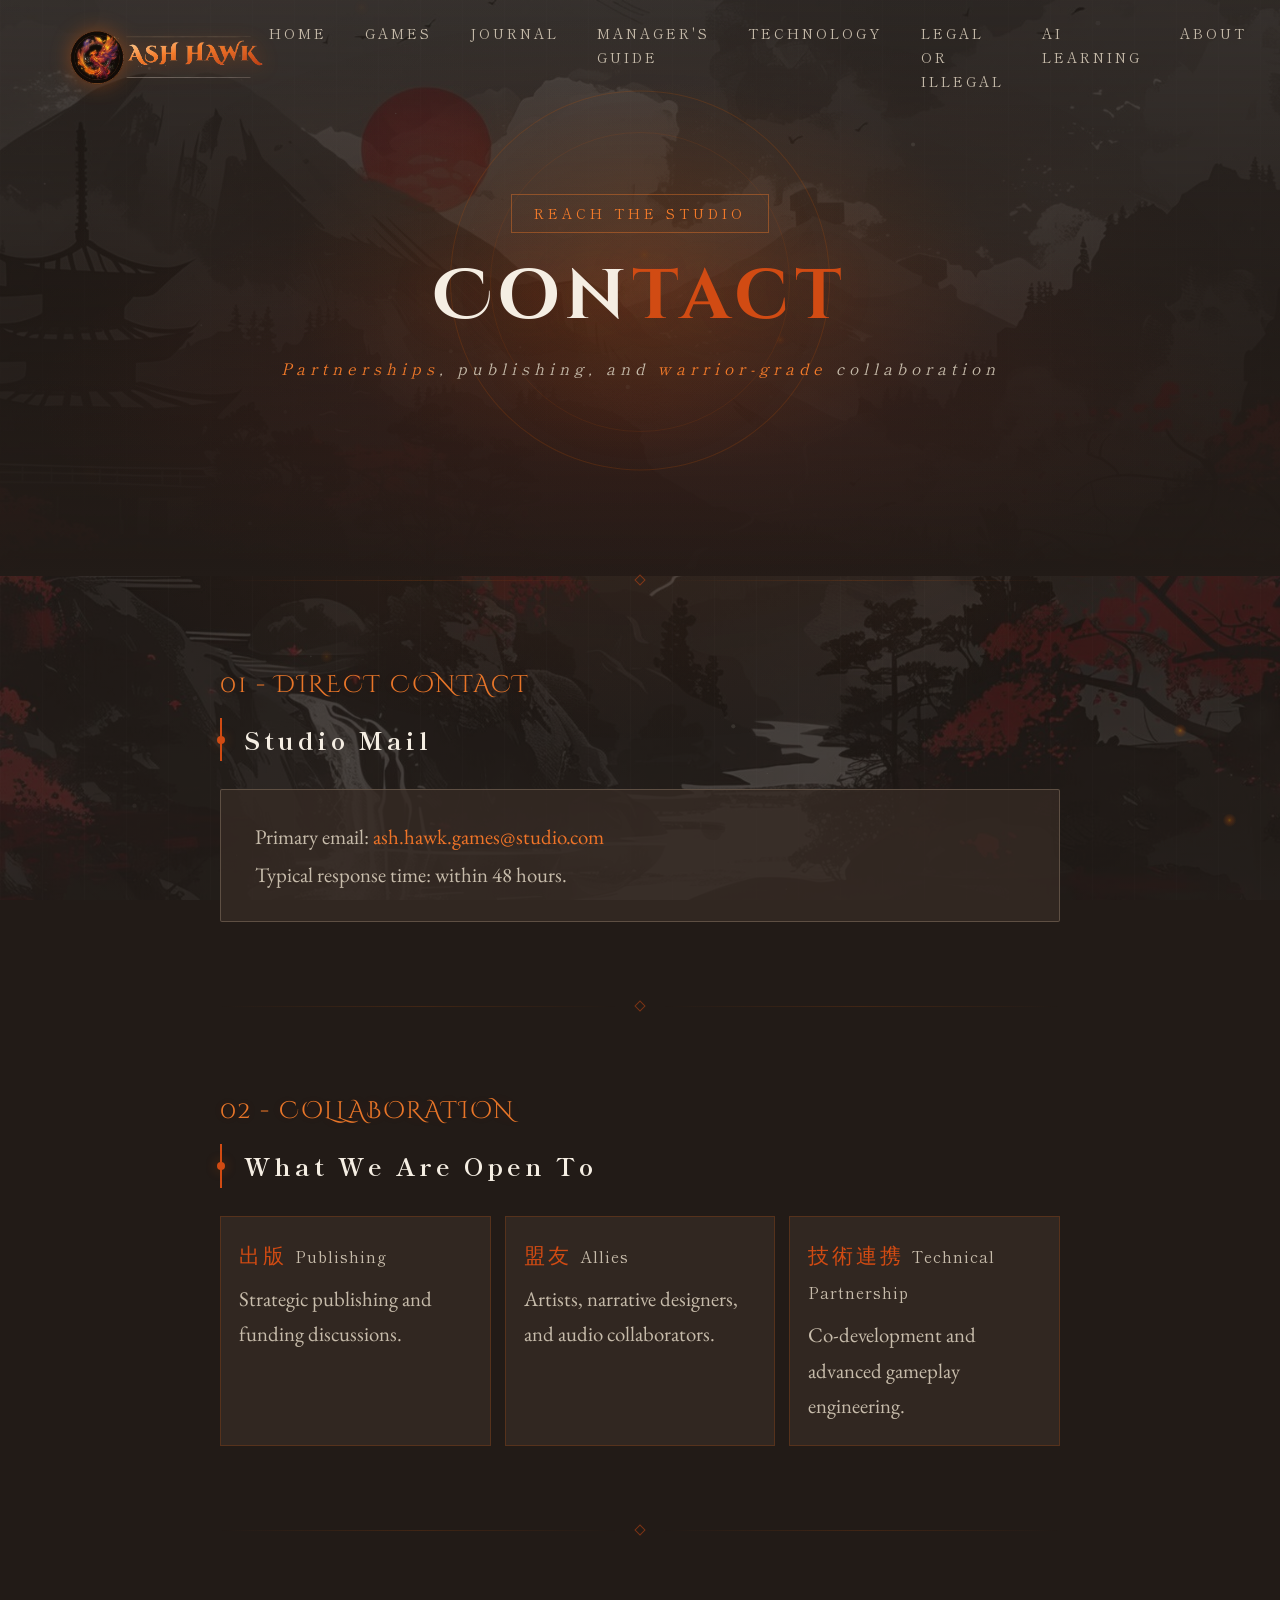
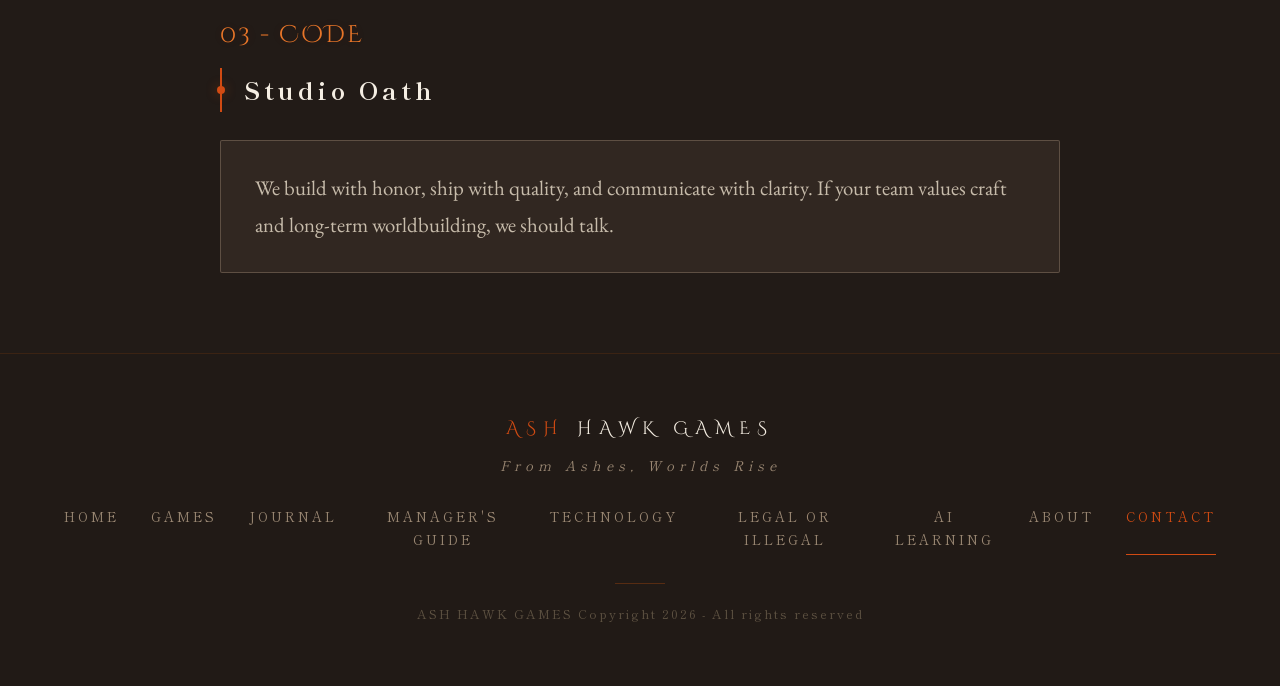
<file: contact.html>
<!DOCTYPE html>
<html lang="en">
<head>
  <meta charset="UTF-8">
  <meta name="viewport" content="width=device-width, initial-scale=1.0">
  <title>Contact - ASH HAWK</title>
  <link rel="preconnect" href="https://fonts.googleapis.com">
  <link rel="preconnect" href="https://fonts.gstatic.com" crossorigin>
  <link href="https://fonts.googleapis.com/css2?family=Cinzel+Decorative:wght@400;700;900&family=Shippori+Mincho:wght@400;500;600;700;800&family=EB+Garamond:ital,wght@0,400;0,500;1,400&display=swap" rel="stylesheet">
  <link rel="stylesheet" href="styles.css">
</head>
<body>
<canvas id="particles"></canvas>

<header>
  <a href="index.html" class="logo-link">
    <img src="assets/ash-hawk-phoenix-logo_2.png" alt="ASH HAWK Games logo" class="site-logo">
  </a>
  <nav>
    <a href="index.html">Home</a>
    <a href="games.html">Games</a>
    <a href="blog.html">Journal</a>
    <a href="managers-guide.html">Manager's Guide</a>
    <a href="technology-risk.html">Technology</a>
    <a href="legal-illegal.html">Legal or Illegal</a>
    <a href="ai-learning.html">AI Learning</a>
    <a href="about.html">About</a>
    <a href="contact.html">Contact</a>
  </nav>
</header>

<section class="tech-hero">
  <div class="tech-hero-bg"></div>
  <div class="hero-circle"></div>
  <div class="hero-circle-inner"></div>
  <div class="tech-hero-content">
    <p class="tech-badge">Reach the Studio</p>
    <h1 class="tech-main-title">Con<span class="accent">tact</span></h1>
    <p class="tech-subtitle"><span>Partnerships</span>, publishing, and <span>warrior-grade</span> collaboration</p>
  </div>
</section>

<main>
  <div class="page-divider"><span class="divider-diamond"></span></div>

  <section class="section">
    <span class="section-label">01 - Direct Contact</span>
    <h2 class="section-title">Studio Mail</h2>
    <div class="card">
      Primary email:
      <a href="mailto:ash.hawk.games@studio.com" style="color:#f07428;text-decoration:none;">ash.hawk.games@studio.com</a><br>
      Typical response time: within 48 hours.
    </div>
  </section>

  <div class="page-divider"><span class="divider-diamond"></span></div>

  <section class="section">
    <span class="section-label">02 - Collaboration</span>
    <h2 class="section-title">What We Are Open To</h2>
    <div class="samurai-grid">
      <article class="samurai-card">
        <p class="samurai-key">出版 <span class="kanji-translation">Publishing</span></p>
        <p class="samurai-text">Strategic publishing and funding discussions.</p>
      </article>
      <article class="samurai-card">
        <p class="samurai-key">盟友 <span class="kanji-translation">Allies</span></p>
        <p class="samurai-text">Artists, narrative designers, and audio collaborators.</p>
      </article>
      <article class="samurai-card">
        <p class="samurai-key">技術連携 <span class="kanji-translation">Technical Partnership</span></p>
        <p class="samurai-text">Co-development and advanced gameplay engineering.</p>
      </article>
    </div>
  </section>

  <div class="page-divider"><span class="divider-diamond"></span></div>

  <section class="section">
    <span class="section-label">03 - Code</span>
    <h2 class="section-title">Studio Oath</h2>
    <div class="card">
      We build with honor, ship with quality, and communicate with clarity.
      If your team values craft and long-term worldbuilding, we should talk.
    </div>
  </section>
</main>

<footer>
  <div class="footer-logo"><span>ASH</span> HAWK GAMES</div>
  <div class="footer-tagline">From Ashes, Worlds Rise</div>
  <nav class="footer-nav">
    <a href="index.html">Home</a>
    <a href="games.html">Games</a>
    <a href="blog.html">Journal</a>
    <a href="managers-guide.html">Manager's Guide</a>
    <a href="technology-risk.html">Technology</a>
    <a href="legal-illegal.html">Legal or Illegal</a>
    <a href="ai-learning.html">AI Learning</a>
    <a href="about.html">About</a>
    <a href="contact.html">Contact</a>
  </nav>
  <div class="footer-rule"></div>
  <p class="footer-copy">ASH HAWK GAMES Copyright 2026 - All rights reserved</p>
</footer>

<script src="script.js"></script>
</body>
</html>
</file>
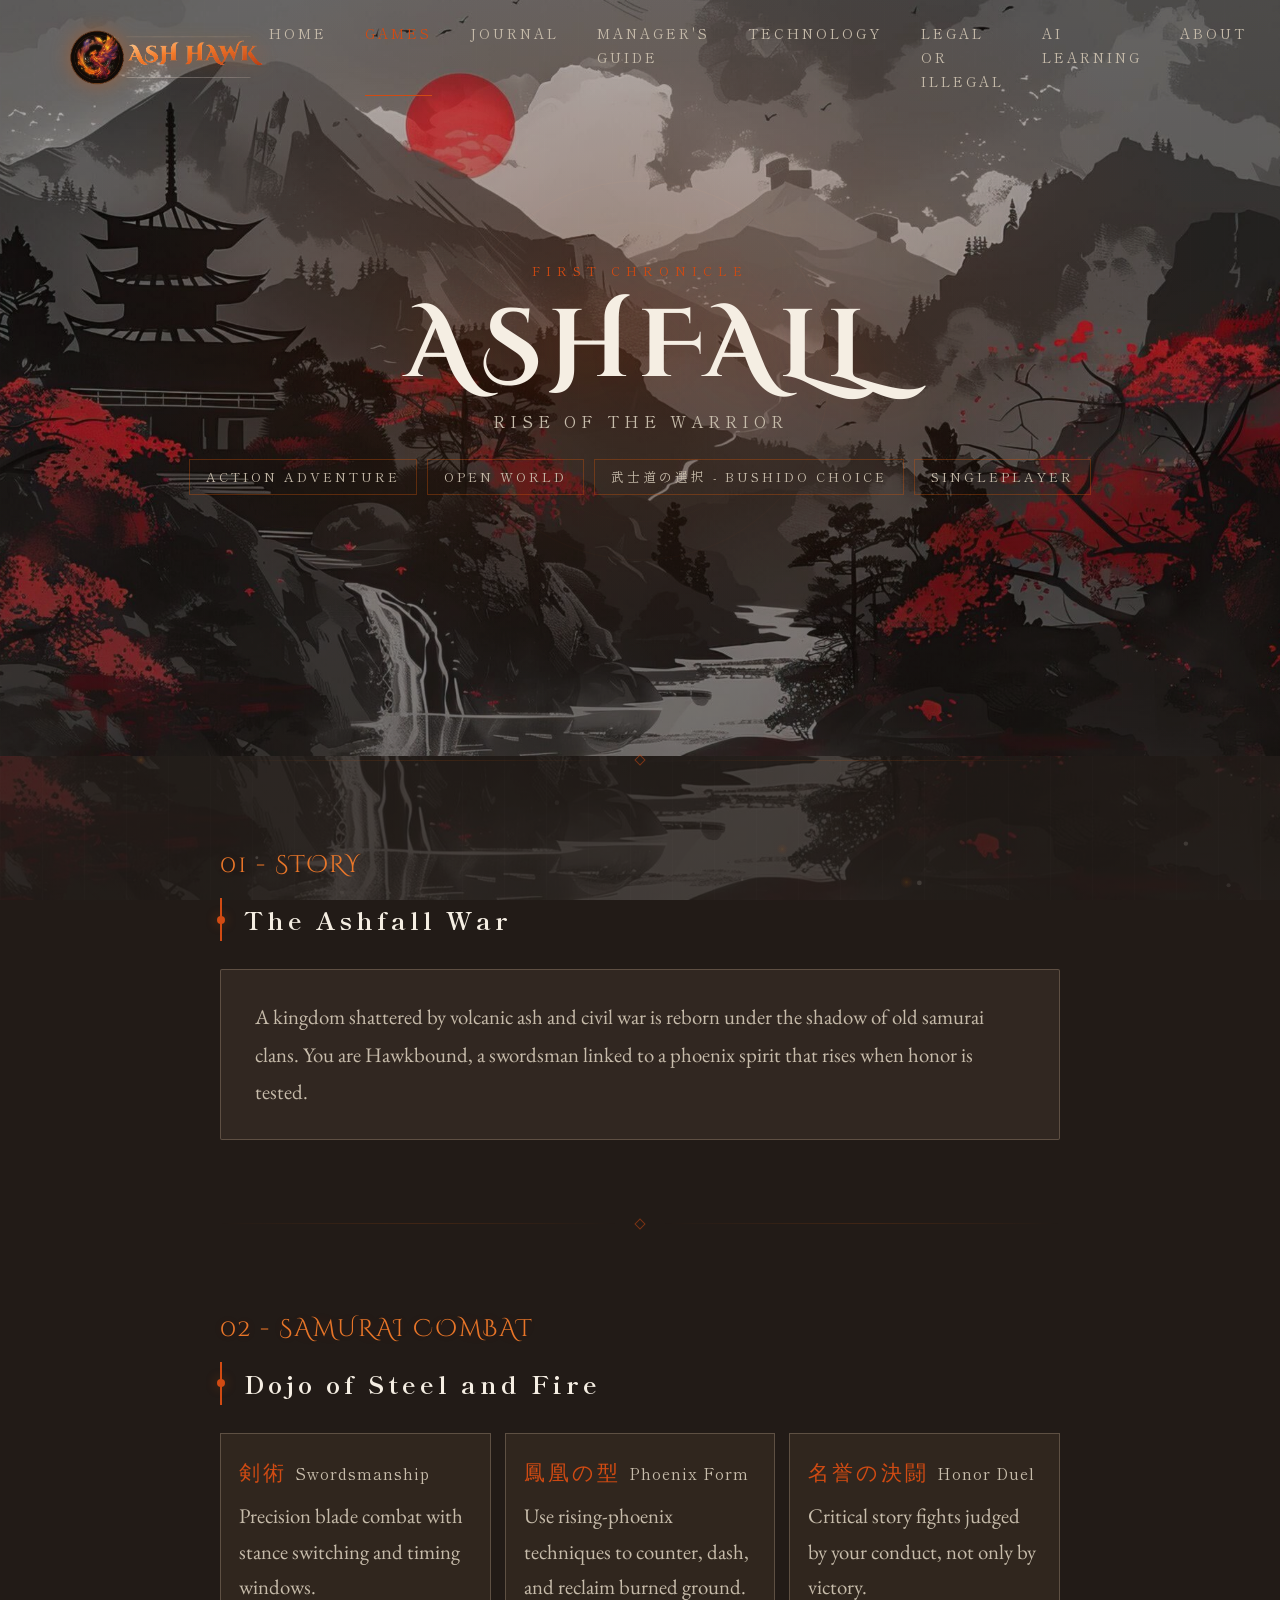
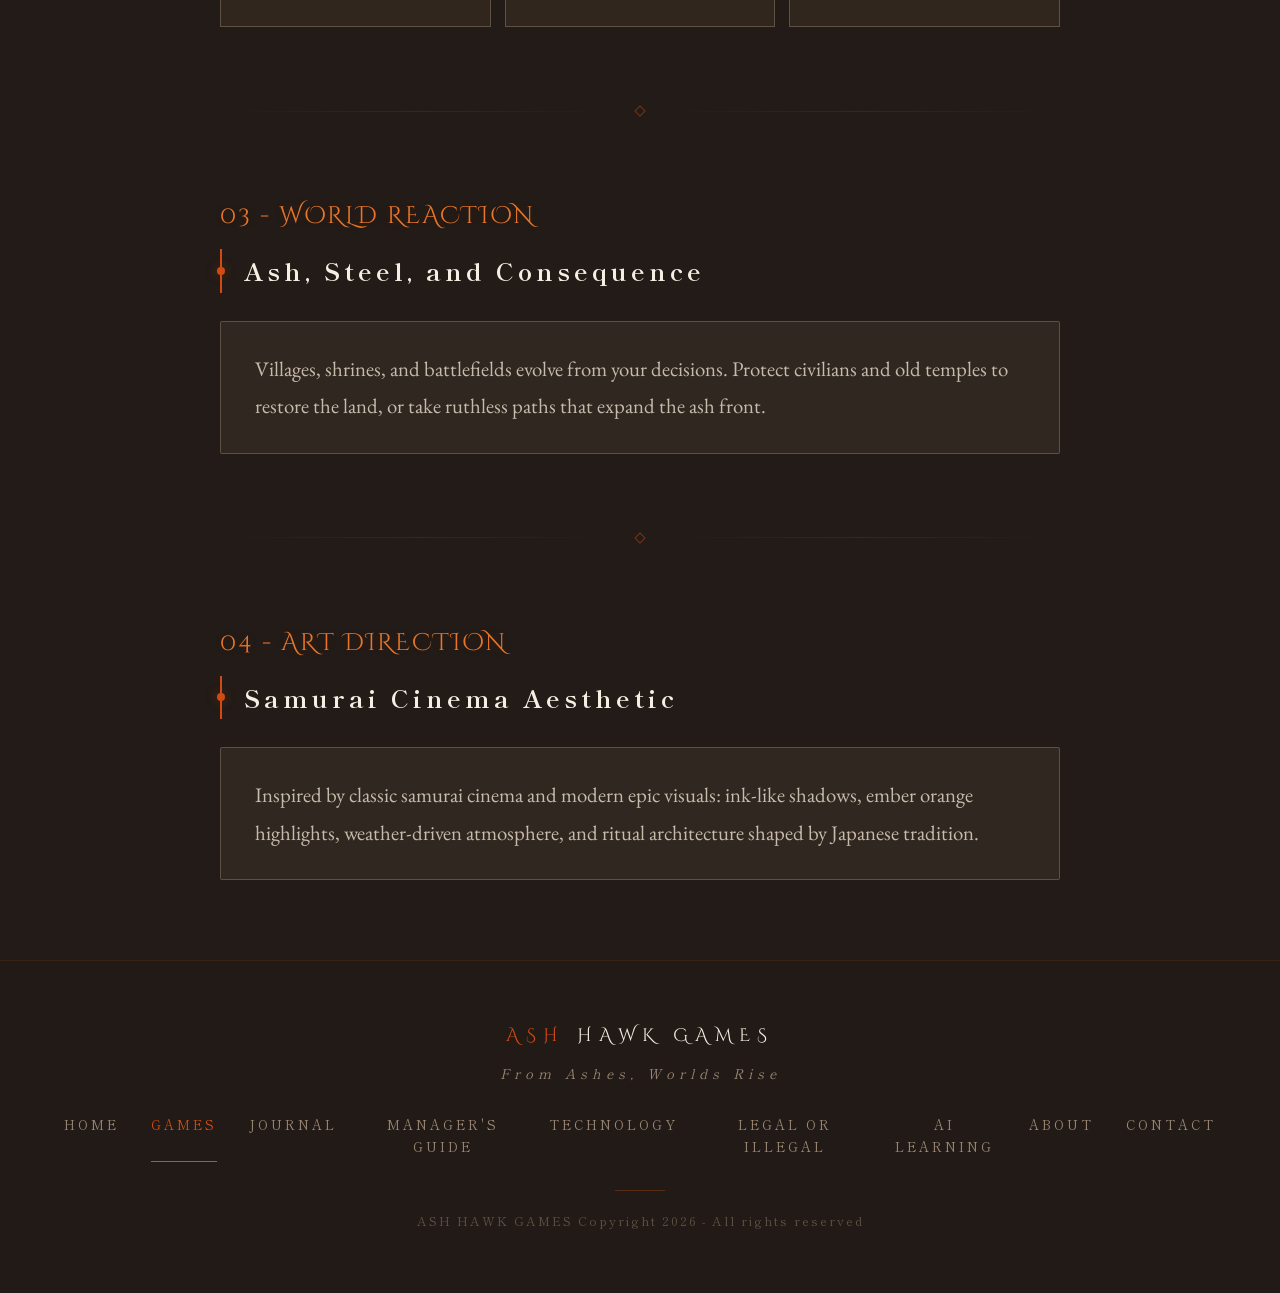
<file: games.html>
<!DOCTYPE html>
<html lang="en">
<head>
  <meta charset="UTF-8">
  <meta name="viewport" content="width=device-width, initial-scale=1.0">
  <title>Games - ASH HAWK</title>
  <link rel="preconnect" href="https://fonts.googleapis.com">
  <link rel="preconnect" href="https://fonts.gstatic.com" crossorigin>
  <link href="https://fonts.googleapis.com/css2?family=Cinzel+Decorative:wght@400;700;900&family=Shippori+Mincho:wght@400;500;600;700;800&family=EB+Garamond:ital,wght@0,400;0,500;1,400&display=swap" rel="stylesheet">
  <link rel="stylesheet" href="styles.css">
  <style>
    .game-hero {
      min-height: 84vh;
      position: relative;
      display: flex;
      align-items: center;
      justify-content: center;
      overflow: hidden;
    }
    .game-hero::before {
      content: "";
      position: absolute;
      inset: 0;
      background: radial-gradient(ellipse 55% 65% at 50% 56%, rgba(212,88,10,0.12) 0%, transparent 62%);
    }
    .game-phoenix-bg {
      position: absolute;
      inset: 0;
      z-index: 1;
      background-image:
        linear-gradient(to bottom, rgba(34,27,23,0.10), rgba(34,27,23,0.45)),
        radial-gradient(ellipse 65% 72% at 50% 40%, rgba(209,75,19,0.2), transparent 70%),
        url("assets/red-and-black-japanese-scenery-painting.jpg");
      background-size: cover, cover, cover;
      background-position: center, center, center 40%;
      filter: brightness(0.92) contrast(1.05) saturate(1.08);
      opacity: 0.86;
    }
    .game-hero-content {
      text-align: center;
      position: relative;
      z-index: 3;
    }
    .game-kicker {
      font-family: var(--font-jp);
      font-size: 0.78rem;
      letter-spacing: 6px;
      color: var(--ember);
      text-transform: uppercase;
      margin-bottom: 16px;
    }
    .game-title {
      font-family: var(--font-title);
      color: var(--cream);
      letter-spacing: 8px;
      font-size: clamp(3rem, 8vw, 6rem);
      text-shadow: 0 0 60px rgba(212,88,10,0.22);
      margin-bottom: 12px;
    }
    .game-sub {
      font-family: var(--font-jp);
      color: var(--silver);
      font-size: 1rem;
      letter-spacing: 5px;
      text-transform: uppercase;
    }
    .samurai-stamps {
      margin-top: 24px;
      display: flex;
      justify-content: center;
      gap: 10px;
      flex-wrap: wrap;
    }
    .samurai-stamp {
      border: 1px solid rgba(212,88,10,0.35);
      color: var(--silver);
      font-family: var(--font-jp);
      letter-spacing: 3px;
      font-size: 0.8rem;
      padding: 6px 16px;
      text-transform: uppercase;
    }
    .dojo-grid {
      display: grid;
      grid-template-columns: repeat(3, minmax(0, 1fr));
      gap: 14px;
      margin-top: 16px;
    }
    .dojo-card {
      background: rgba(50,40,32,0.9);
      border: 1px solid rgba(100,85,72,0.9);
      padding: 22px 18px;
    }
    .dojo-card-title {
      font-family: var(--font-title);
      color: var(--ember);
      letter-spacing: 3px;
      font-size: 0.95rem;
      margin-bottom: 8px;
    }
    .dojo-card-text {
      color: var(--silver);
      line-height: 1.65;
      font-size: 0.95rem;
    }
    @media (max-width: 900px) {
      .dojo-grid { grid-template-columns: 1fr; }
    }
  </style>
</head>
<body>
<canvas id="particles"></canvas>

<header>
  <a href="index.html" class="logo-link">
    <img src="assets/ash-hawk-phoenix-logo_2.png" alt="ASH HAWK Games logo" class="site-logo">
  </a>
  <nav>
    <a href="index.html">Home</a>
    <a href="games.html">Games</a>
    <a href="blog.html">Journal</a>
    <a href="managers-guide.html">Manager's Guide</a>
    <a href="technology-risk.html">Technology</a>
    <a href="legal-illegal.html">Legal or Illegal</a>
    <a href="ai-learning.html">AI Learning</a>
    <a href="about.html">About</a>
    <a href="contact.html">Contact</a>
  </nav>
</header>

<section class="game-hero hero">
  <div class="hero-bg"></div>
  <div class="game-phoenix-bg"></div>
  <div class="hero-circle"></div>
  <div class="hero-circle-inner"></div>
  <div class="game-hero-content">
    <p class="game-kicker">First Chronicle</p>
    <h1 class="game-title">ASHFALL</h1>
    <p class="game-sub">Rise of the Warrior</p>
    <div class="samurai-stamps">
      <span class="samurai-stamp">Action Adventure</span>
      <span class="samurai-stamp">Open World</span>
      <span class="samurai-stamp">武士道の選択 - Bushido Choice</span>
      <span class="samurai-stamp">Singleplayer</span>
    </div>
  </div>
</section>

<main>
  <div class="page-divider"><span class="divider-diamond"></span></div>

  <section class="section">
    <span class="section-label">01 - Story</span>
    <h2 class="section-title">The Ashfall War</h2>
    <div class="card">
      A kingdom shattered by volcanic ash and civil war is reborn under the shadow of old samurai clans.
      You are Hawkbound, a swordsman linked to a phoenix spirit that rises when honor is tested.
    </div>
  </section>

  <div class="page-divider"><span class="divider-diamond"></span></div>

  <section class="section">
    <span class="section-label">02 - Samurai Combat</span>
    <h2 class="section-title">Dojo of Steel and Fire</h2>
    <div class="dojo-grid">
      <article class="dojo-card">
        <p class="samurai-key">剣術 <span class="kanji-translation">Swordsmanship</span></p>
        <p class="samurai-text">Precision blade combat with stance switching and timing windows.</p>
      </article>
      <article class="dojo-card">
        <p class="samurai-key">鳳凰の型 <span class="kanji-translation">Phoenix Form</span></p>
        <p class="samurai-text">Use rising-phoenix techniques to counter, dash, and reclaim burned ground.</p>
      </article>
      <article class="dojo-card">
        <p class="samurai-key">名誉の決闘 <span class="kanji-translation">Honor Duel</span></p>
        <p class="samurai-text">Critical story fights judged by your conduct, not only by victory.</p>
      </article>
    </div>
  </section>

  <div class="page-divider"><span class="divider-diamond"></span></div>

  <section class="section">
    <span class="section-label">03 - World Reaction</span>
    <h2 class="section-title">Ash, Steel, and Consequence</h2>
    <div class="card">
      Villages, shrines, and battlefields evolve from your decisions.
      Protect civilians and old temples to restore the land, or take ruthless paths that expand the ash front.
    </div>
  </section>

  <div class="page-divider"><span class="divider-diamond"></span></div>

  <section class="section">
    <span class="section-label">04 - Art Direction</span>
    <h2 class="section-title">Samurai Cinema Aesthetic</h2>
    <div class="card">
      Inspired by classic samurai cinema and modern epic visuals: ink-like shadows, ember orange highlights,
      weather-driven atmosphere, and ritual architecture shaped by Japanese tradition.
    </div>
  </section>
</main>

<footer>
  <div class="footer-logo"><span>ASH</span> HAWK GAMES</div>
  <div class="footer-tagline">From Ashes, Worlds Rise</div>
  <nav class="footer-nav">
    <a href="index.html">Home</a>
    <a href="games.html">Games</a>
    <a href="blog.html">Journal</a>
    <a href="managers-guide.html">Manager's Guide</a>
    <a href="technology-risk.html">Technology</a>
    <a href="legal-illegal.html">Legal or Illegal</a>
    <a href="ai-learning.html">AI Learning</a>
    <a href="about.html">About</a>
    <a href="contact.html">Contact</a>
  </nav>
  <div class="footer-rule"></div>
  <p class="footer-copy">ASH HAWK GAMES Copyright 2026 - All rights reserved</p>
</footer>

<script src="script.js"></script>
</body>
</html>
</file>
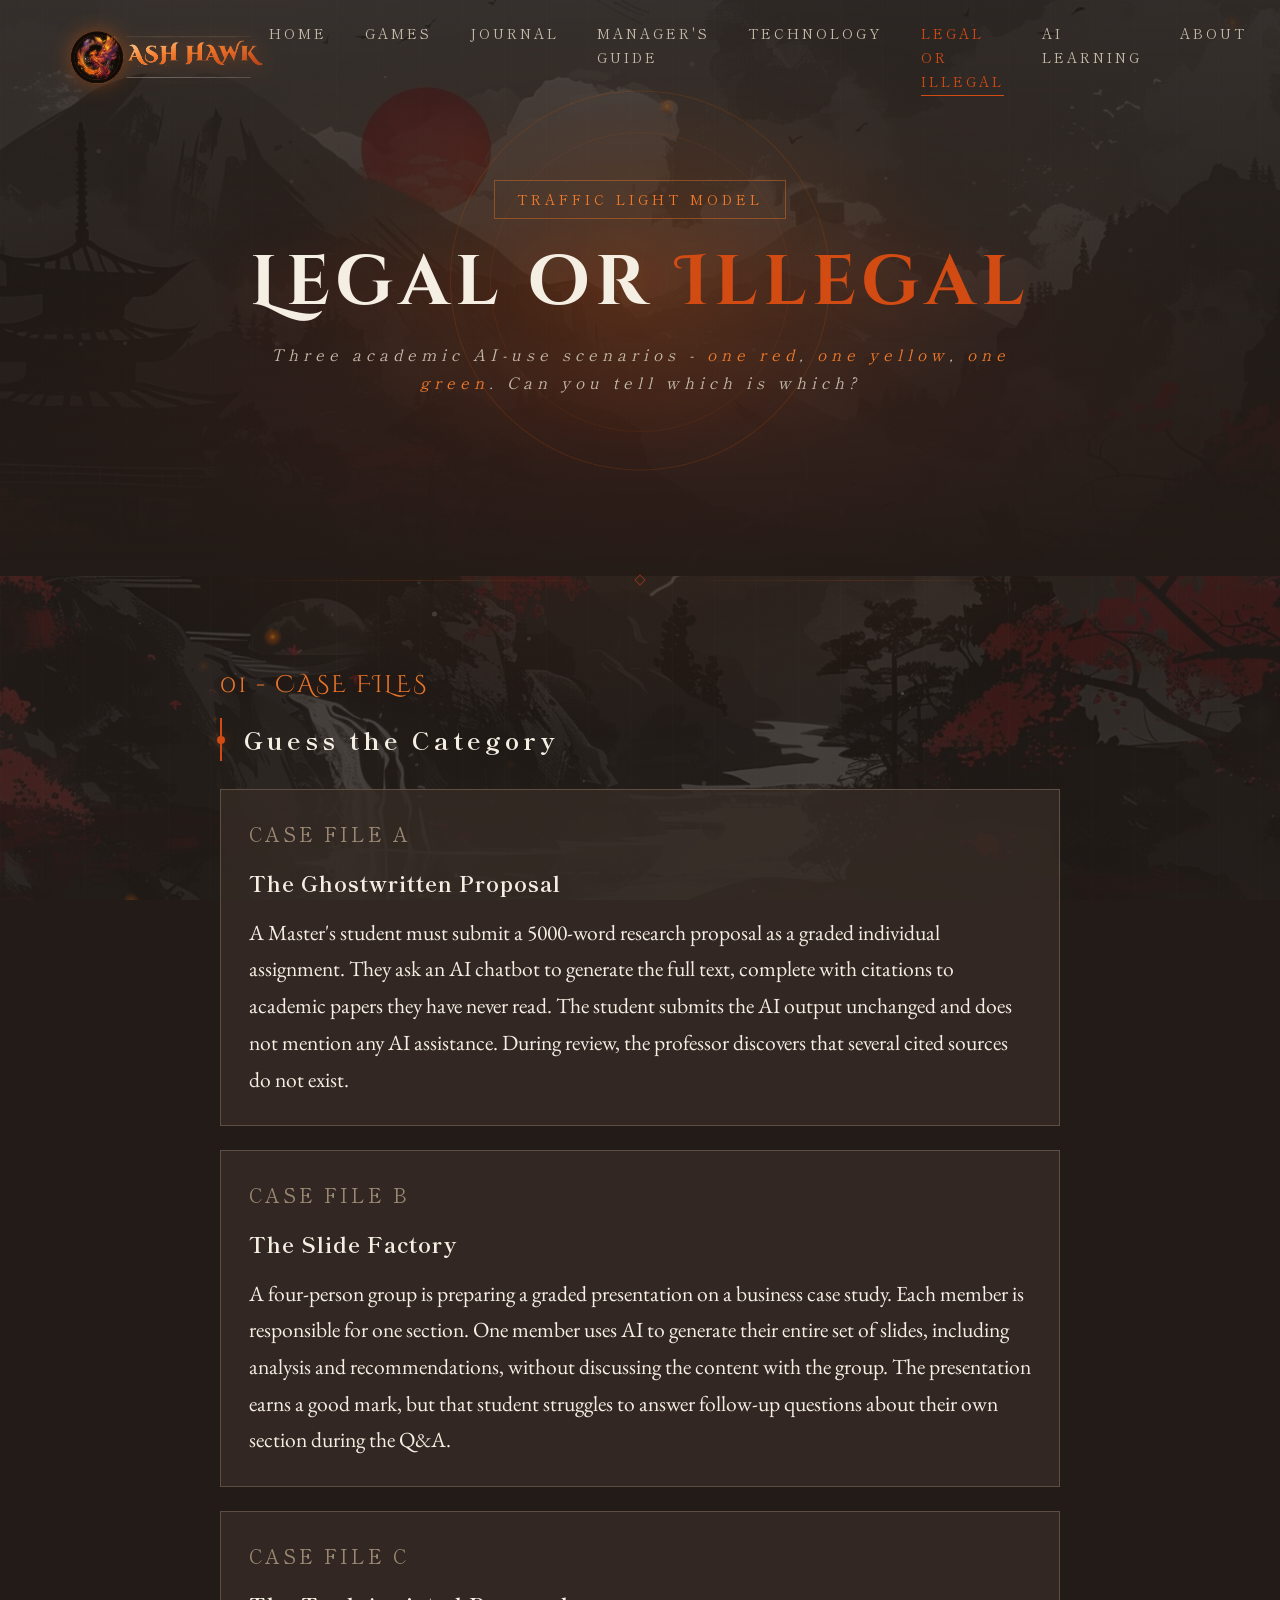
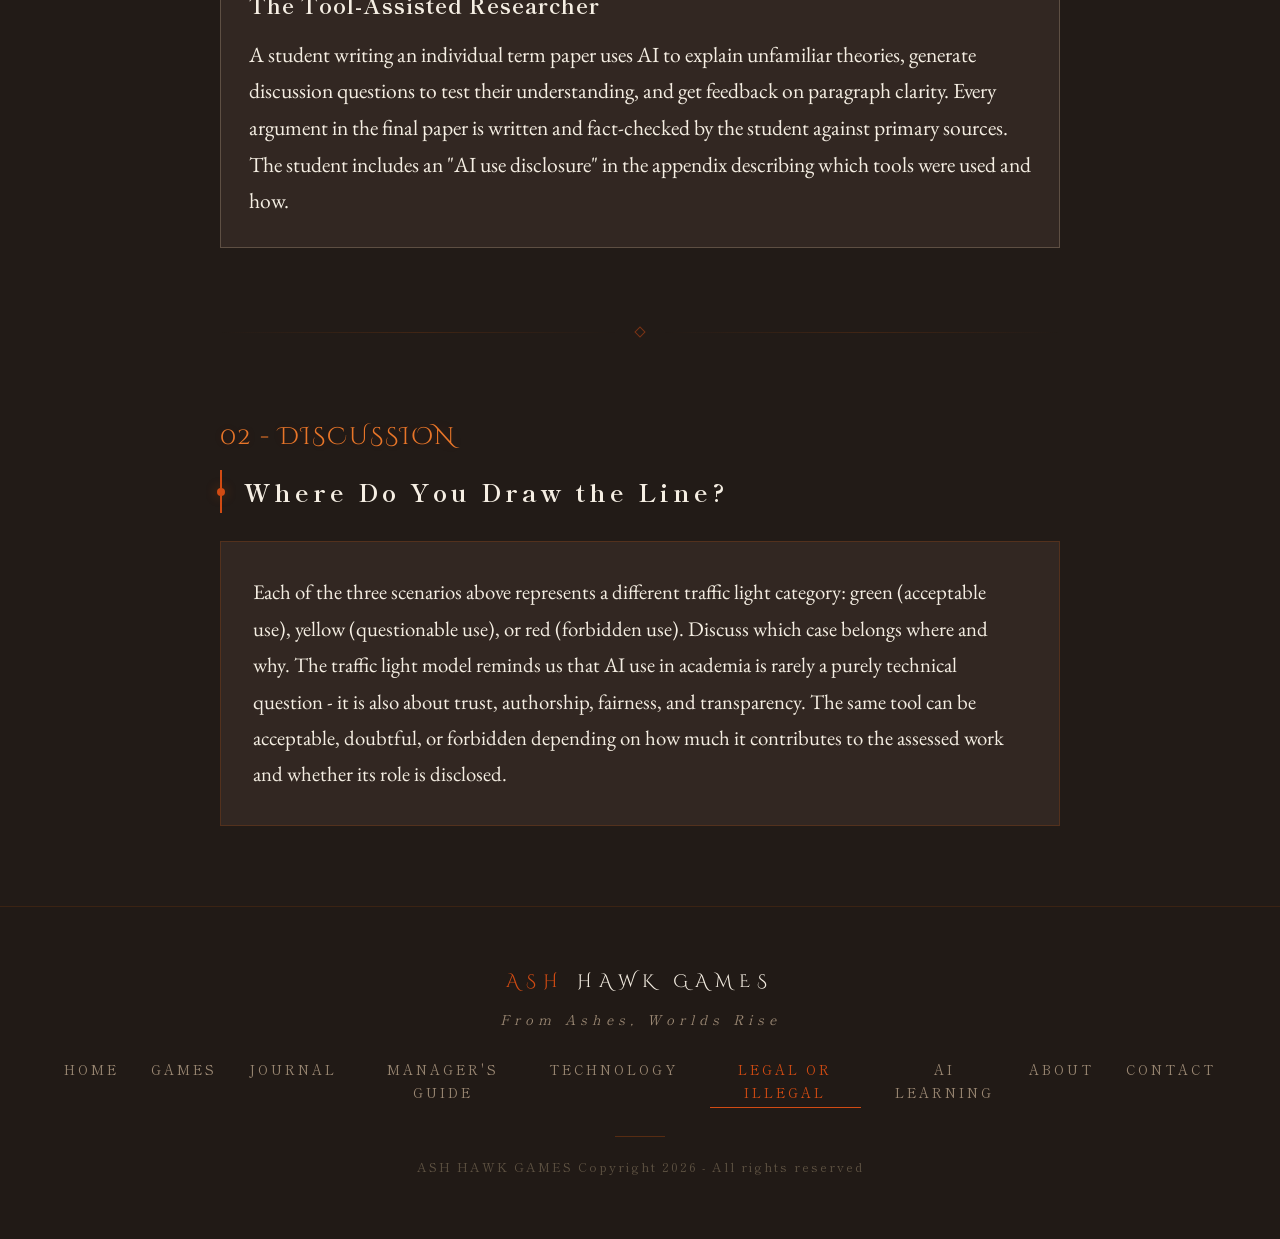
<file: legal-illegal.html>
<!DOCTYPE html>
<html lang="en">
<head>
  <meta charset="UTF-8">
  <meta name="viewport" content="width=device-width, initial-scale=1.0">
    <title>legal or illegal - ASH HAWK</title>
  <link rel="preconnect" href="https://fonts.googleapis.com">
  <link rel="preconnect" href="https://fonts.gstatic.com" crossorigin>
  <link href="https://fonts.googleapis.com/css2?family=Cinzel+Decorative:wght@400;700;900&family=Shippori+Mincho:wght@400;500;600;700;800&family=EB+Garamond:ital,wght@0,400;0,500;1,400&display=swap" rel="stylesheet">
  <link rel="stylesheet" href="styles.css">
  <style>
    .case-grid {
      display: grid;
      grid-template-columns: 1fr;
      gap: 24px;
      margin-top: 22px;
    }
    .case-card {
      background: rgba(54,43,37,0.82);
      border: 1px solid rgba(100,85,72,0.9);
      padding: 28px;
      min-height: 100%;
      position: relative;
      transition: var(--trans);
    }
    .case-card:hover {
      border-color: rgba(212,88,10,0.32);
      transform: translateY(-4px);
      box-shadow: 0 18px 36px rgba(0,0,0,0.24);
    }
    .case-marker {
      font-family: var(--font-jp);
      font-size: 1.2rem;
      letter-spacing: 3px;
      color: var(--muted);
      text-transform: uppercase;
      margin-bottom: 12px;
    }
    .case-title {
      font-family: var(--font-jp);
      font-size: 1.35rem;
      letter-spacing: 1px;
      color: var(--cream);
      margin-bottom: 12px;
    }
    .case-text {
      color: var(--cream);
      font-size: 1.35rem;
      line-height: 1.7;
    }
    .reflection-panel {
      background: rgba(54,43,37,0.82);
      border: 1px solid rgba(212,88,10,0.2);
      padding: 32px;
      margin-top: 22px;
    }
    .reflection-panel p {
      color: var(--cream);
      font-size: 1.3rem;
      line-height: 1.75;
      margin: 0;
    }
    @media (max-width: 980px) {
      .case-card { padding: 24px; }
    }
  </style>
</head>
<body>
<canvas id="particles"></canvas>

<header>
  <a href="index.html" class="logo-link">
    <img src="assets/ash-hawk-phoenix-logo_2.png" alt="ASH HAWK Games logo" class="site-logo">
  </a>
  <nav>
    <a href="index.html">Home</a>
    <a href="games.html">Games</a>
    <a href="blog.html">Journal</a>
    <a href="managers-guide.html">Manager's Guide</a>
    <a href="technology-risk.html">Technology</a>
    <a href="legal-illegal.html" class="active">Legal or Illegal</a>
    <a href="ai-learning.html">AI Learning</a>
    <a href="about.html">About</a>
    <a href="contact.html">Contact</a>
  </nav>
</header>

<section class="tech-hero">
  <div class="tech-hero-bg"></div>
  <div class="hero-circle"></div>
  <div class="hero-circle-inner"></div>
  <div class="tech-hero-content">
    <p class="tech-badge">Traffic Light Model</p>
    <h1 class="tech-main-title">Legal or <span class="accent">Illegal</span></h1>
    <p class="tech-subtitle">Three academic AI-use scenarios - <span>one red</span>, <span>one yellow</span>, <span>one green</span>. Can you tell which is which?</p>
  </div>
</section>

<main>
  <div class="page-divider"><span class="divider-diamond"></span></div>

  <section class="section">
    <span class="section-label">01 - Case Files</span>
    <h2 class="section-title">Guess the Category</h2>

    <div class="case-grid">
      <article class="case-card">
        <p class="case-marker">Case File A</p>
        <h3 class="case-title">The Ghostwritten Proposal</h3>
        <p class="case-text">
          A Master's student must submit a 5000-word research proposal as a graded individual
          assignment. They ask an AI chatbot to generate the full text, complete with citations
          to academic papers they have never read. The student submits the AI output unchanged
          and does not mention any AI assistance. During review, the professor discovers that
          several cited sources do not exist.
        </p>
      </article>

      <article class="case-card">
        <p class="case-marker">Case File B</p>
        <h3 class="case-title">The Slide Factory</h3>
        <p class="case-text">
          A four-person group is preparing a graded presentation on a business case study. Each
          member is responsible for one section. One member uses AI to generate their entire set
          of slides, including analysis and recommendations, without discussing the content with
          the group. The presentation earns a good mark, but that student struggles to answer
          follow-up questions about their own section during the Q&A.
        </p>
      </article>

      <article class="case-card">
        <p class="case-marker">Case File C</p>
        <h3 class="case-title">The Tool-Assisted Researcher</h3>
        <p class="case-text">
          A student writing an individual term paper uses AI to explain unfamiliar theories,
          generate discussion questions to test their understanding, and get feedback on paragraph
          clarity. Every argument in the final paper is written and fact-checked by the student
          against primary sources. The student includes an "AI use disclosure" in the appendix
          describing which tools were used and how.
        </p>
      </article>
    </div>
  </section>

  <div class="page-divider"><span class="divider-diamond"></span></div>

  <section class="section">
    <span class="section-label">02 - Discussion</span>
    <h2 class="section-title">Where Do You Draw the Line?</h2>
    <div class="reflection-panel">
      <p>
        Each of the three scenarios above represents a different traffic light category: green
        (acceptable use), yellow (questionable use), or red (forbidden use). Discuss which case
        belongs where and why. The traffic light model reminds us that AI use in academia is
        rarely a purely technical question - it is also about trust, authorship, fairness,
        and transparency. The same tool can be acceptable, doubtful, or forbidden depending on
        how much it contributes to the assessed work and whether its role is disclosed.
      </p>
    </div>
  </section>
</main>

<footer>
  <div class="footer-logo"><span>ASH</span> HAWK GAMES</div>
  <div class="footer-tagline">From Ashes, Worlds Rise</div>
  <nav class="footer-nav">
    <a href="index.html">Home</a>
    <a href="games.html">Games</a>
    <a href="blog.html">Journal</a>
    <a href="managers-guide.html">Manager's Guide</a>
    <a href="technology-risk.html">Technology</a>
    <a href="legal-illegal.html">Legal or Illegal</a>
    <a href="ai-learning.html">AI Learning</a>
    <a href="about.html">About</a>
    <a href="contact.html">Contact</a>
  </nav>
  <div class="footer-rule"></div>
  <p class="footer-copy">ASH HAWK GAMES Copyright 2026 - All rights reserved</p>
</footer>

<script src="script.js"></script>
</body>
</html>
</file>
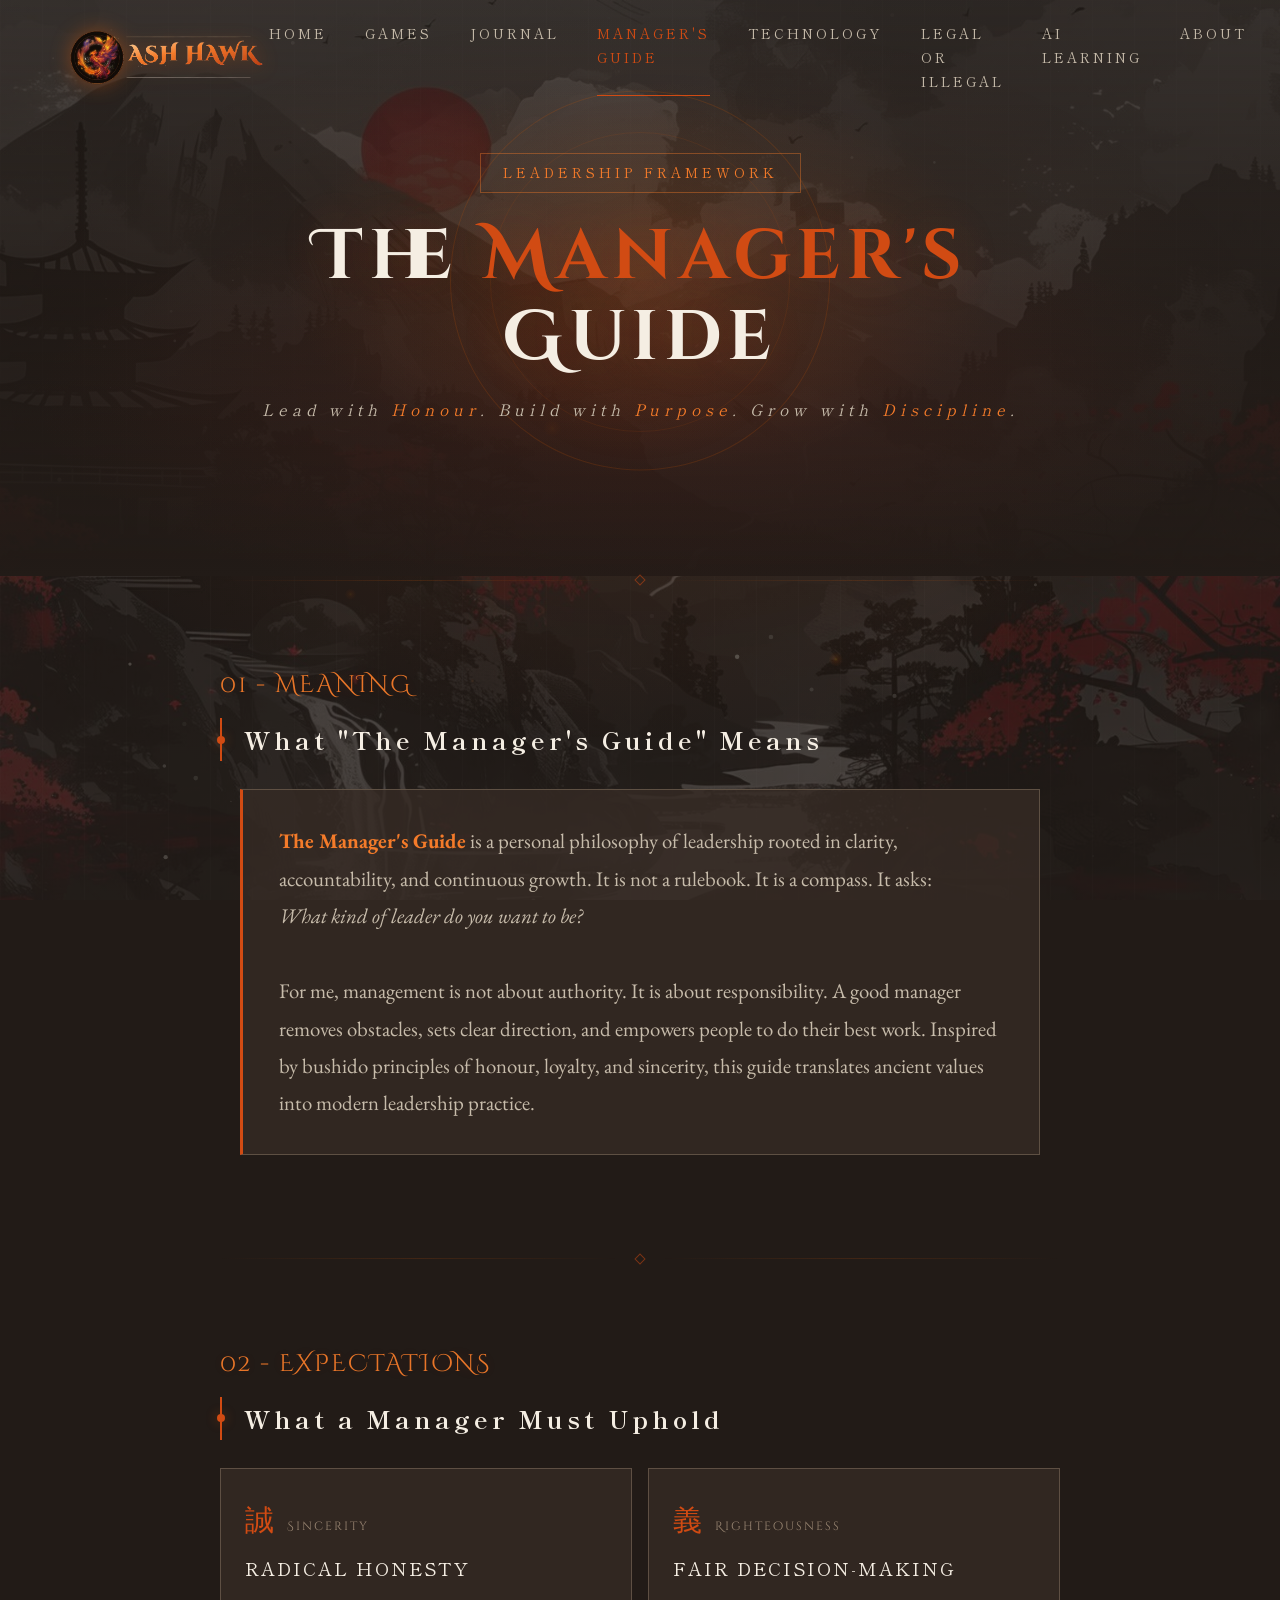
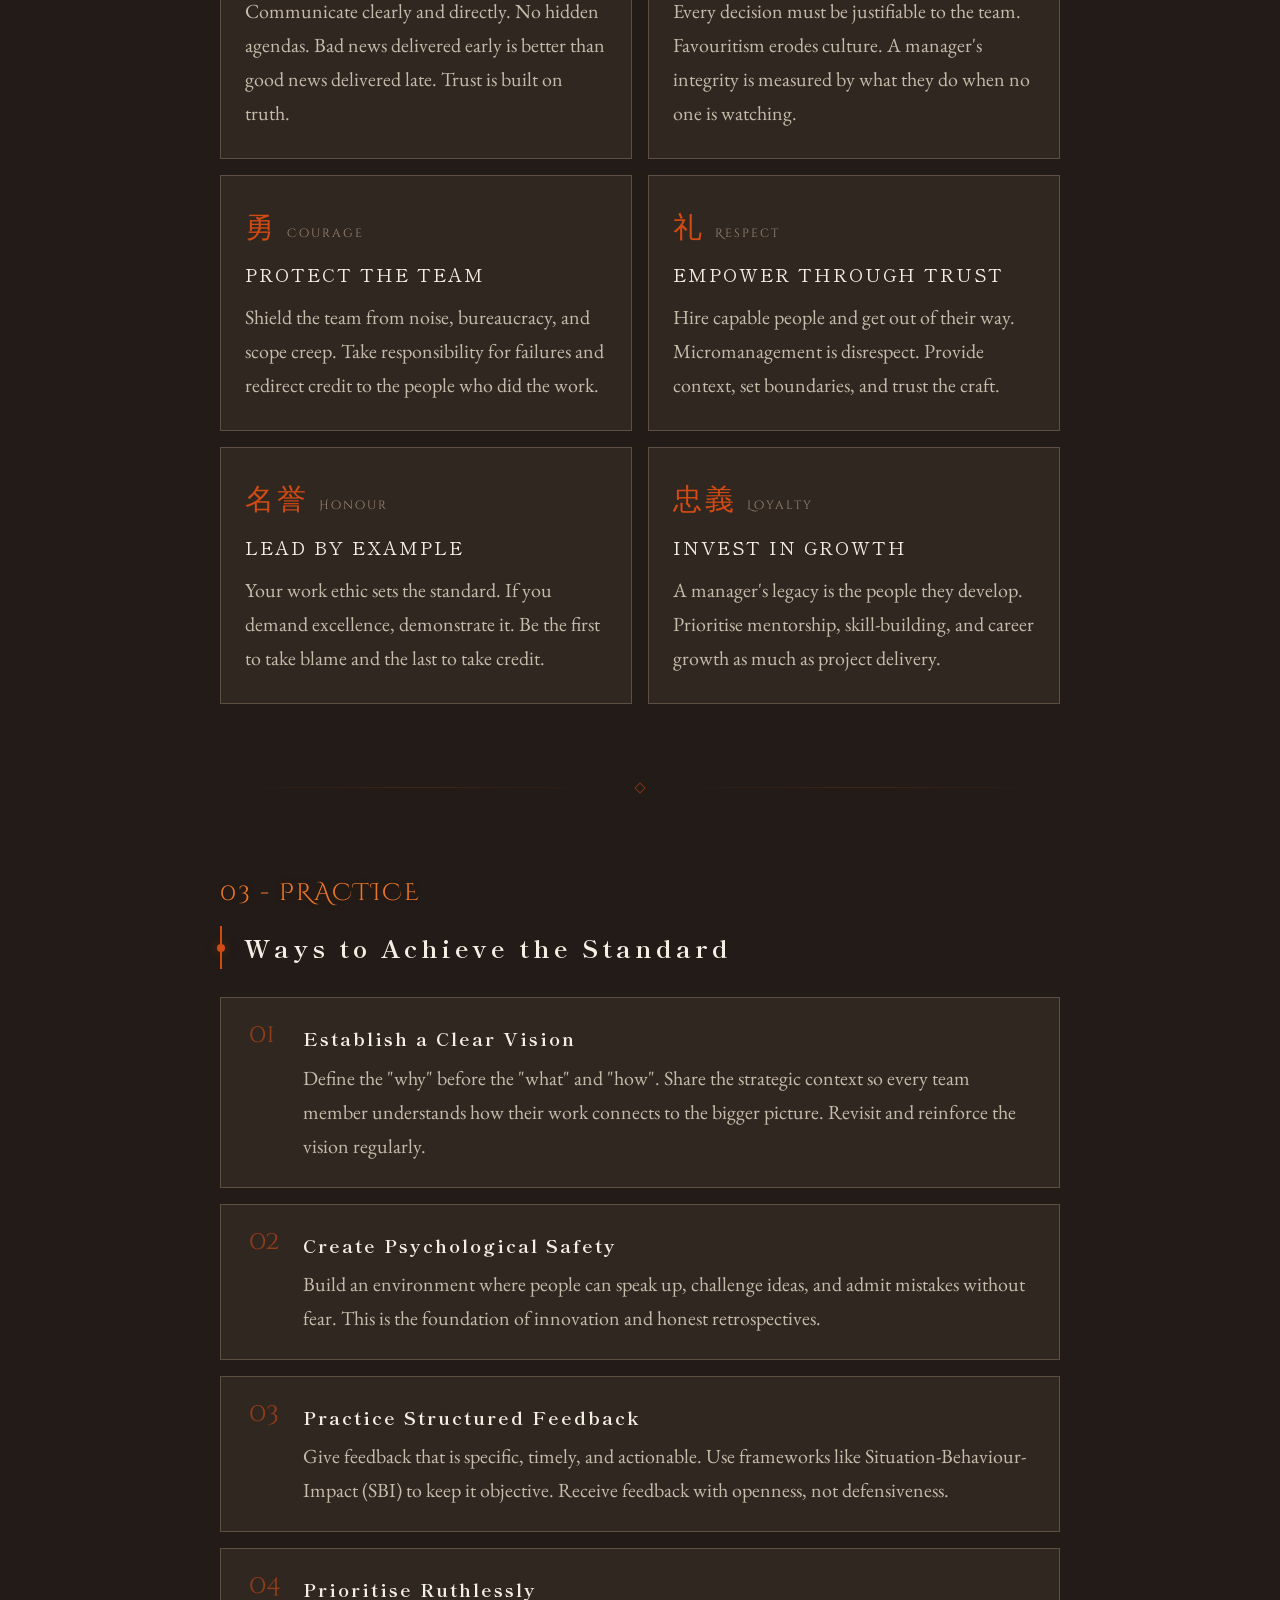
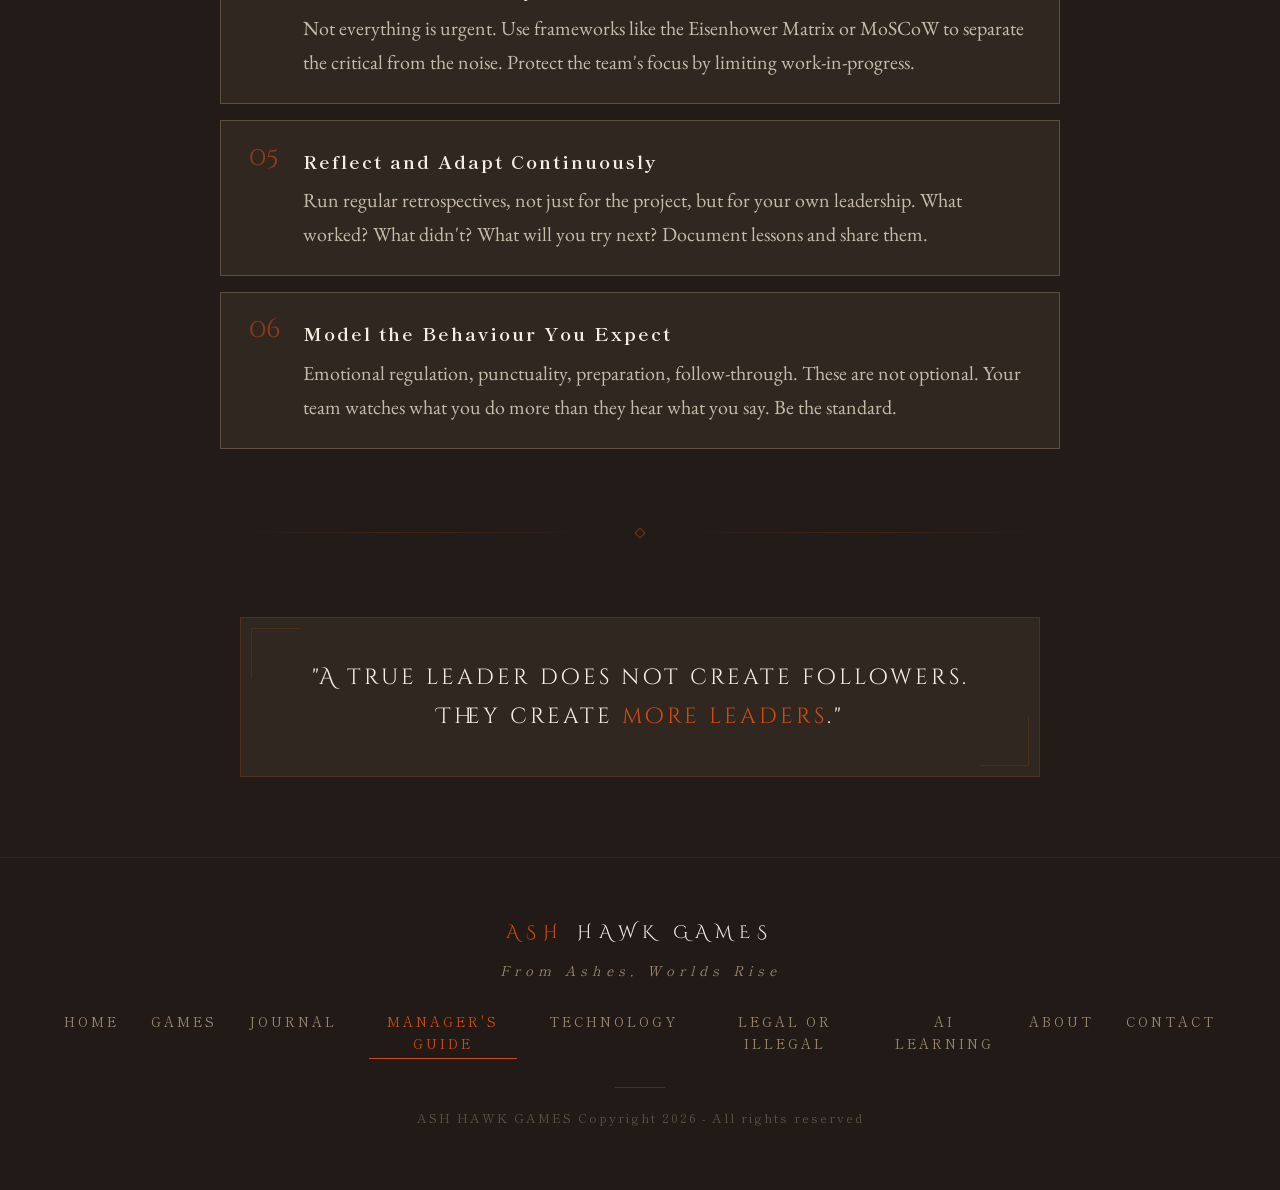
<file: managers-guide.html>
<!DOCTYPE html>
<html lang="en">
<head>
  <meta charset="UTF-8">
  <meta name="viewport" content="width=device-width, initial-scale=1.0">
  <title>Manager's Guide - ASH HAWK</title>
  <link rel="preconnect" href="https://fonts.googleapis.com">
  <link rel="preconnect" href="https://fonts.gstatic.com" crossorigin>
  <link href="https://fonts.googleapis.com/css2?family=Cinzel+Decorative:wght@400;700;900&family=Shippori+Mincho:wght@400;500;600;700;800&family=EB+Garamond:ital,wght@0,400;0,500;1,400&display=swap" rel="stylesheet">
  <link rel="stylesheet" href="styles.css">
</head>
<body>
<canvas id="particles"></canvas>

<header>
  <a href="index.html" class="logo-link">
    <img src="assets/ash-hawk-phoenix-logo_2.png" alt="ASH HAWK Games logo" class="site-logo">
  </a>
  <nav>
    <a href="index.html">Home</a>
    <a href="games.html">Games</a>
    <a href="blog.html">Journal</a>
    <a href="managers-guide.html">Manager's Guide</a>
    <a href="technology-risk.html">Technology</a>
    <a href="legal-illegal.html">Legal or Illegal</a>
    <a href="ai-learning.html">AI Learning</a>
    <a href="about.html">About</a>
    <a href="contact.html">Contact</a>
  </nav>
</header>

<section class="tech-hero">
  <div class="tech-hero-bg"></div>
  <div class="hero-circle"></div>
  <div class="hero-circle-inner"></div>
  <div class="tech-hero-content">
    <p class="tech-badge">Leadership Framework</p>
    <h1 class="tech-main-title">The <span class="accent">Manager's</span> Guide</h1>
    <p class="tech-subtitle">Lead with <span>Honour</span>. Build with <span>Purpose</span>. Grow with <span>Discipline</span>.</p>
  </div>
</section>

<main>
  <div class="page-divider"><span class="divider-diamond"></span></div>

  <section class="section">
    <span class="section-label">01 - Meaning</span>
    <h2 class="section-title">What "The Manager's Guide" Means</h2>
    <div class="guide-intro">
      <b>The Manager's Guide</b> is a personal philosophy of leadership rooted in clarity,
      accountability, and continuous growth. It is not a rulebook. It is a compass.
      It asks:<br><em>What kind of leader do you want to be?</em><br><br>
      For me, management is not about authority. It is about responsibility.
      A good manager removes obstacles, sets clear direction, and empowers people
      to do their best work. Inspired by bushido principles of honour, loyalty,
      and sincerity, this guide translates ancient values into modern leadership practice.
    </div>
  </section>

  <div class="page-divider"><span class="divider-diamond"></span></div>

  <section class="section">
    <span class="section-label">02 - Expectations</span>
    <h2 class="section-title">What a Manager Must Uphold</h2>
    <div class="expectation-grid">
      <article class="expect-card">
        <p class="expect-kanji">誠 <span class="trans">Sincerity</span></p>
        <p class="expect-title">Radical Honesty</p>
        <p class="expect-text">Communicate clearly and directly. No hidden agendas. Bad news delivered early is better than good news delivered late. Trust is built on truth.</p>
      </article>
      <article class="expect-card">
        <p class="expect-kanji">義 <span class="trans">Righteousness</span></p>
        <p class="expect-title">Fair Decision-Making</p>
        <p class="expect-text">Every decision must be justifiable to the team. Favouritism erodes culture. A manager's integrity is measured by what they do when no one is watching.</p>
      </article>
      <article class="expect-card">
        <p class="expect-kanji">勇 <span class="trans">Courage</span></p>
        <p class="expect-title">Protect the Team</p>
        <p class="expect-text">Shield the team from noise, bureaucracy, and scope creep. Take responsibility for failures and redirect credit to the people who did the work.</p>
      </article>
      <article class="expect-card">
        <p class="expect-kanji">礼 <span class="trans">Respect</span></p>
        <p class="expect-title">Empower Through Trust</p>
        <p class="expect-text">Hire capable people and get out of their way. Micromanagement is disrespect. Provide context, set boundaries, and trust the craft.</p>
      </article>
      <article class="expect-card">
        <p class="expect-kanji">名誉 <span class="trans">Honour</span></p>
        <p class="expect-title">Lead by Example</p>
        <p class="expect-text">Your work ethic sets the standard. If you demand excellence, demonstrate it. Be the first to take blame and the last to take credit.</p>
      </article>
      <article class="expect-card">
        <p class="expect-kanji">忠義 <span class="trans">Loyalty</span></p>
        <p class="expect-title">Invest in Growth</p>
        <p class="expect-text">A manager's legacy is the people they develop. Prioritise mentorship, skill-building, and career growth as much as project delivery.</p>
      </article>
    </div>
  </section>

  <div class="page-divider"><span class="divider-diamond"></span></div>

  <section class="section">
    <span class="section-label">03 - Practice</span>
    <h2 class="section-title">Ways to Achieve the Standard</h2>
    <div class="ways-list">
      <div class="way-item">
        <span class="way-number">01</span>
        <div class="way-content">
          <h4>Establish a Clear Vision</h4>
          <p>Define the "why" before the "what" and "how". Share the strategic context so every team member understands how their work connects to the bigger picture. Revisit and reinforce the vision regularly.</p>
        </div>
      </div>
      <div class="way-item">
        <span class="way-number">02</span>
        <div class="way-content">
          <h4>Create Psychological Safety</h4>
          <p>Build an environment where people can speak up, challenge ideas, and admit mistakes without fear. This is the foundation of innovation and honest retrospectives.</p>
        </div>
      </div>
      <div class="way-item">
        <span class="way-number">03</span>
        <div class="way-content">
          <h4>Practice Structured Feedback</h4>
          <p>Give feedback that is specific, timely, and actionable. Use frameworks like Situation-Behaviour-Impact (SBI) to keep it objective. Receive feedback with openness, not defensiveness.</p>
        </div>
      </div>
      <div class="way-item">
        <span class="way-number">04</span>
        <div class="way-content">
          <h4>Prioritise Ruthlessly</h4>
          <p>Not everything is urgent. Use frameworks like the Eisenhower Matrix or MoSCoW to separate the critical from the noise. Protect the team's focus by limiting work-in-progress.</p>
        </div>
      </div>
      <div class="way-item">
        <span class="way-number">05</span>
        <div class="way-content">
          <h4>Reflect and Adapt Continuously</h4>
          <p>Run regular retrospectives, not just for the project, but for your own leadership. What worked? What didn't? What will you try next? Document lessons and share them.</p>
        </div>
      </div>
      <div class="way-item">
        <span class="way-number">06</span>
        <div class="way-content">
          <h4>Model the Behaviour You Expect</h4>
          <p>Emotional regulation, punctuality, preparation, follow-through. These are not optional. Your team watches what you do more than they hear what you say. Be the standard.</p>
        </div>
      </div>
    </div>
  </section>

  <div class="page-divider"><span class="divider-diamond"></span></div>

  <section class="section">
    <div class="guide-closing">
      <p class="guide-closing-text">
        "A true leader does not create followers.<br>
        They create <span class="accent">more leaders</span>."
      </p>
    </div>
  </section>
</main>

<footer>
  <div class="footer-logo"><span>ASH</span> HAWK GAMES</div>
  <div class="footer-tagline">From Ashes, Worlds Rise</div>
  <nav class="footer-nav">
    <a href="index.html">Home</a>
    <a href="games.html">Games</a>
    <a href="blog.html">Journal</a>
    <a href="managers-guide.html">Manager's Guide</a>
    <a href="technology-risk.html">Technology</a>
    <a href="legal-illegal.html">Legal or Illegal</a>
    <a href="ai-learning.html">AI Learning</a>
    <a href="about.html">About</a>
    <a href="contact.html">Contact</a>
  </nav>
  <div class="footer-rule"></div>
  <p class="footer-copy">ASH HAWK GAMES Copyright 2026 - All rights reserved</p>
</footer>

<script src="script.js"></script>
</body>
</html>
</file>
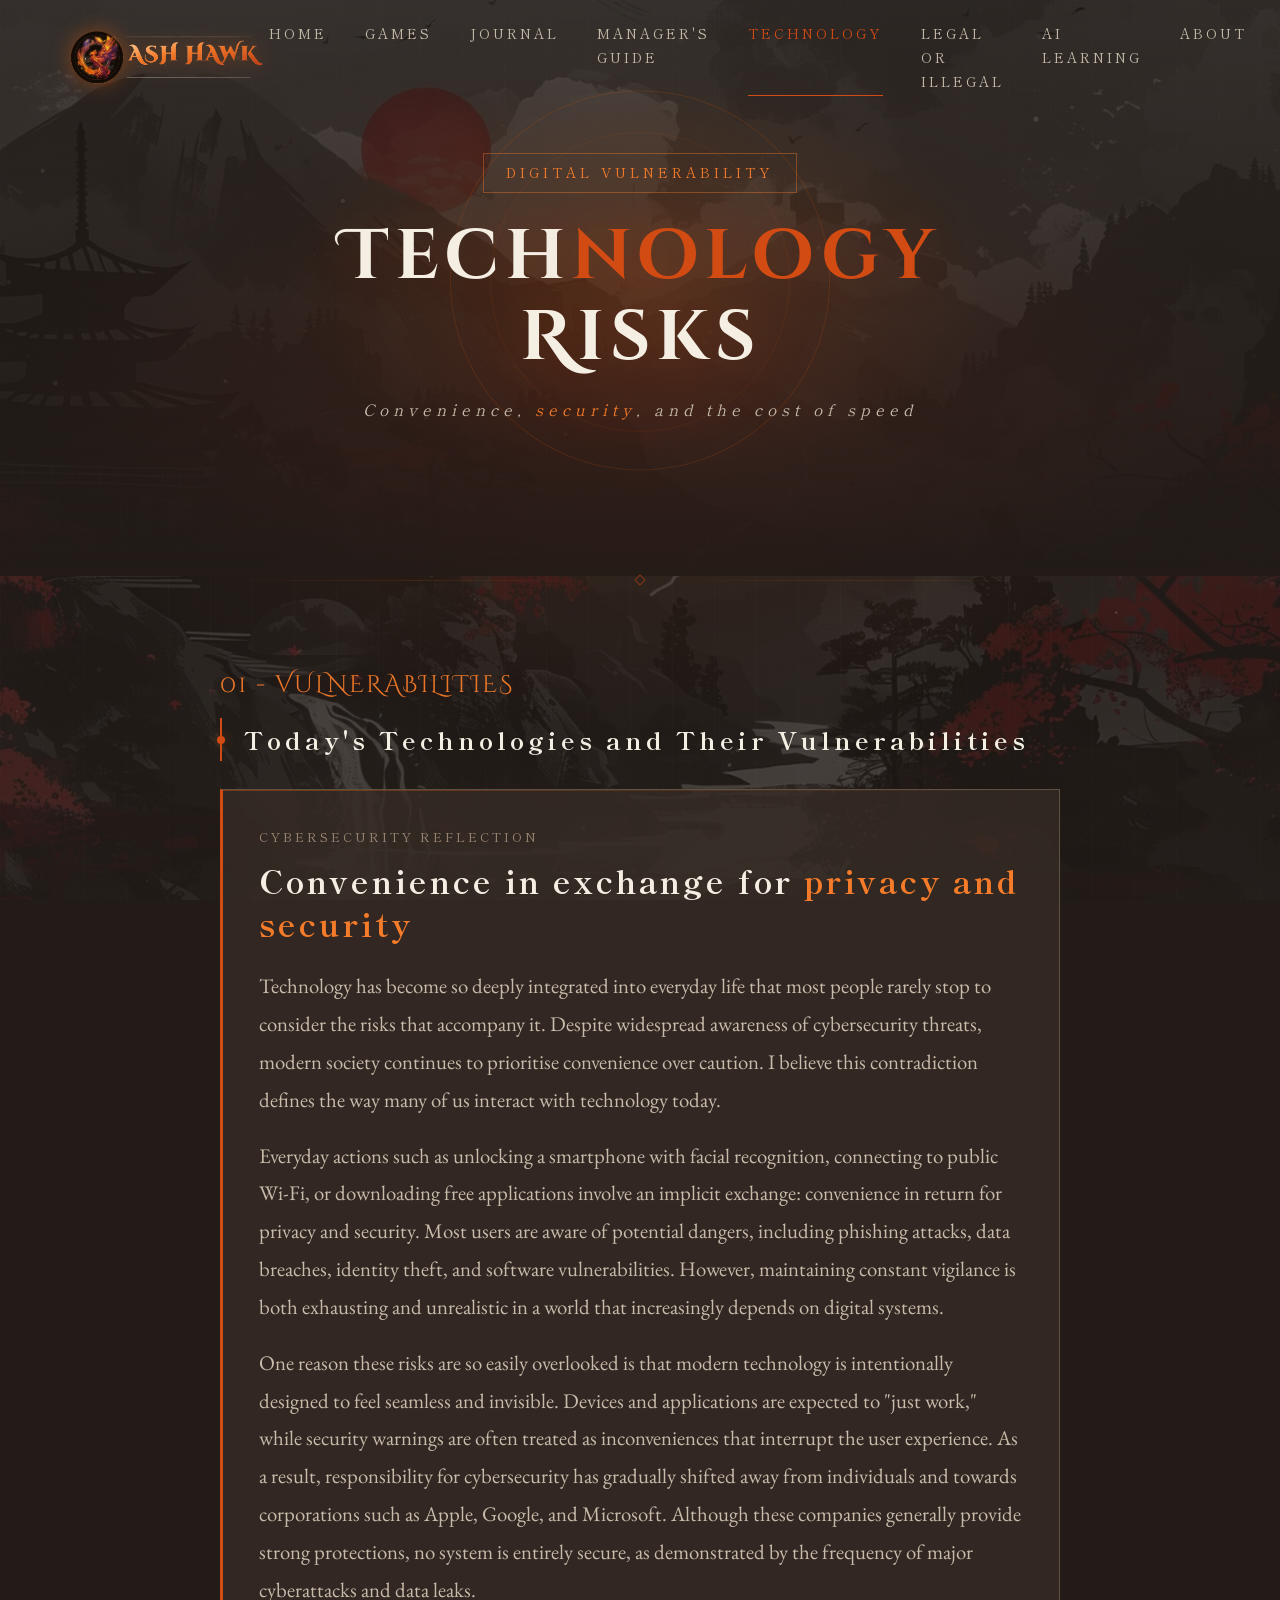
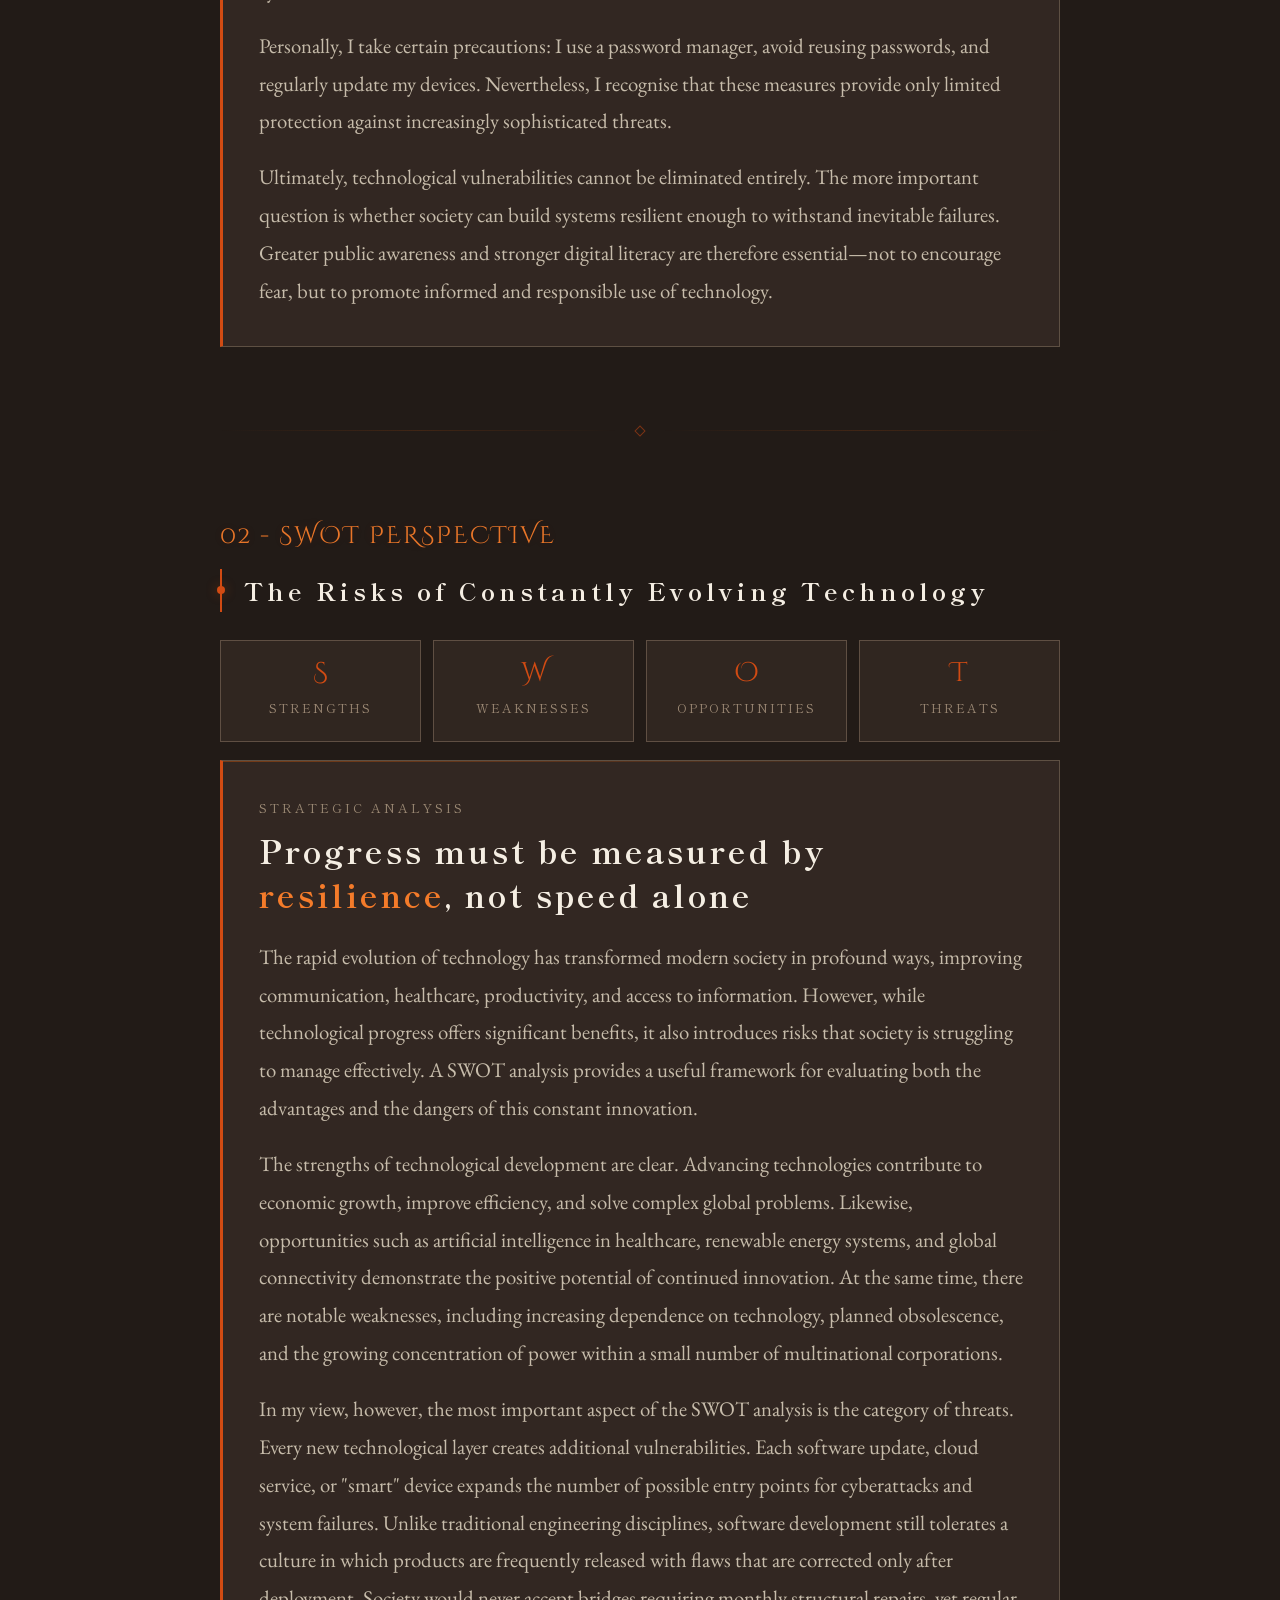
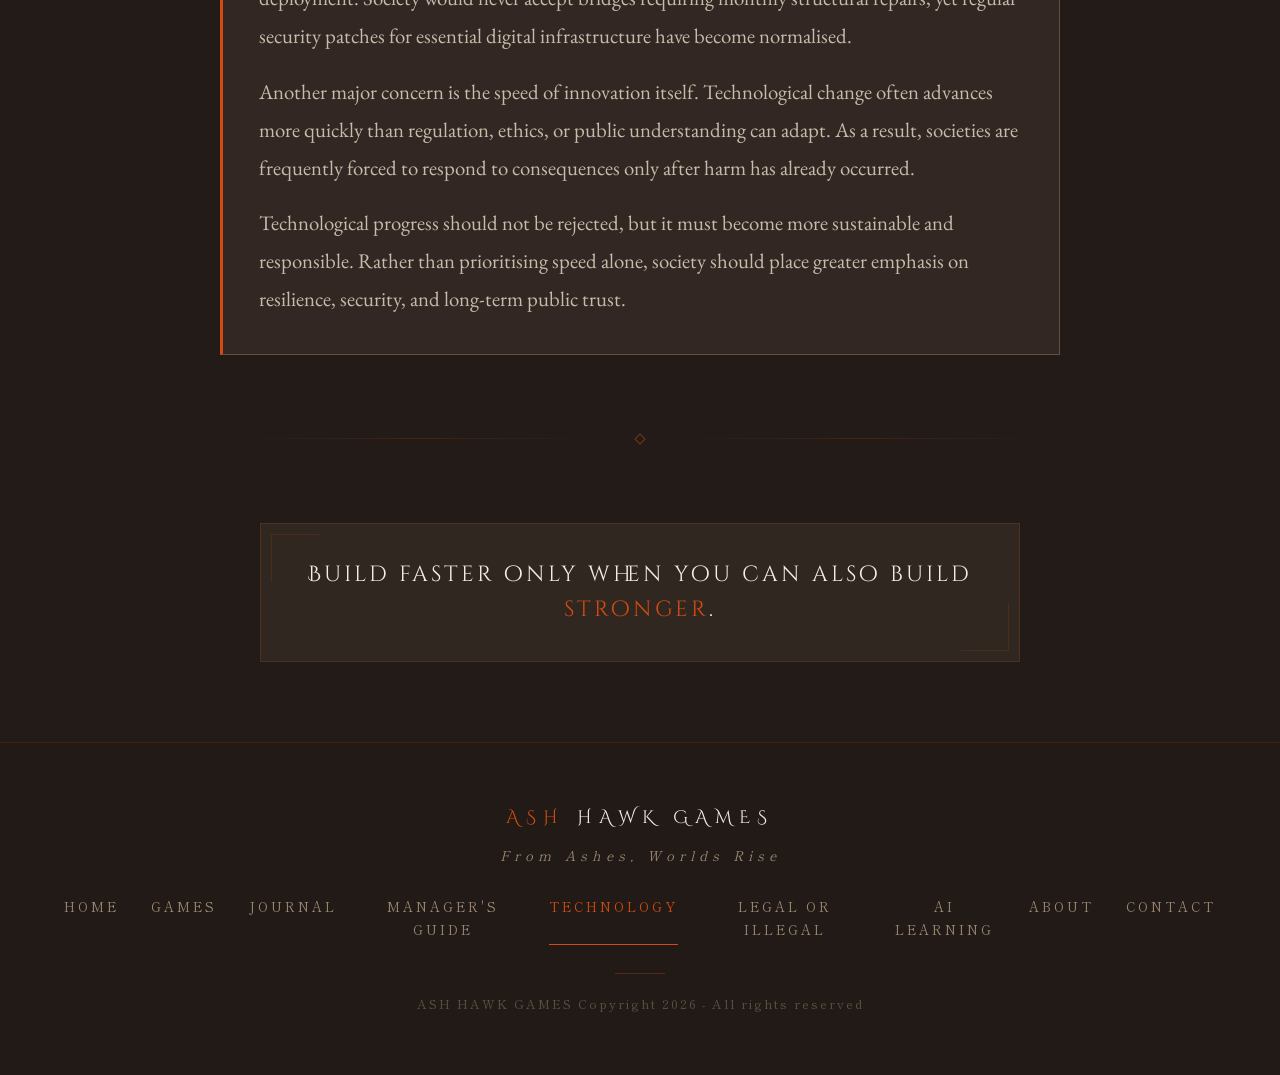
<file: technology-risk.html>
<!DOCTYPE html>
<html lang="en">
<head>
  <meta charset="UTF-8">
  <meta name="viewport" content="width=device-width, initial-scale=1.0">
  <title>Technology Risks - ASH HAWK</title>
  <link rel="preconnect" href="https://fonts.googleapis.com">
  <link rel="preconnect" href="https://fonts.gstatic.com" crossorigin>
  <link href="https://fonts.googleapis.com/css2?family=Cinzel+Decorative:wght@400;700;900&family=Shippori+Mincho:wght@400;500;600;700;800&family=EB+Garamond:ital,wght@0,400;0,500;1,400&display=swap" rel="stylesheet">
  <link rel="stylesheet" href="styles.css">
</head>
<body>
<canvas id="particles"></canvas>

<header>
  <a href="index.html" class="logo-link">
    <img src="assets/ash-hawk-phoenix-logo_2.png" alt="ASH HAWK Games logo" class="site-logo">
  </a>
  <nav>
    <a href="index.html">Home</a>
    <a href="games.html">Games</a>
    <a href="blog.html">Journal</a>
    <a href="managers-guide.html">Manager's Guide</a>
    <a href="technology-risk.html" class="active">Technology</a>
    <a href="legal-illegal.html">Legal or Illegal</a>
    <a href="ai-learning.html">AI Learning</a>
    <a href="about.html">About</a>
    <a href="contact.html">Contact</a>
  </nav>
</header>

<section class="tech-hero">
  <div class="tech-hero-bg"></div>
  <div class="hero-circle"></div>
  <div class="hero-circle-inner"></div>
  <div class="tech-hero-content">
    <p class="tech-badge">Digital Vulnerability</p>
    <h1 class="tech-main-title">Tech<span class="accent">nology</span> Risks</h1>
    <p class="tech-subtitle">Convenience, <span>security</span>, and the cost of speed</p>
  </div>
</section>

<main>
  <div class="page-divider"><span class="divider-diamond"></span></div>

  <section class="section">
    <span class="section-label">01 - Vulnerabilities</span>
    <h2 class="section-title">Today's Technologies and Their Vulnerabilities</h2>
    <article class="essay-panel">
      <p class="essay-kicker">Cybersecurity Reflection</p>
      <h3 class="essay-title">Convenience in exchange for <span class="accent">privacy and security</span></h3>
      <div class="essay-body">
        <p>Technology has become so deeply integrated into everyday life that most people rarely stop to consider the risks that accompany it. Despite widespread awareness of cybersecurity threats, modern society continues to prioritise convenience over caution. I believe this contradiction defines the way many of us interact with technology today.</p>
        <p>Everyday actions such as unlocking a smartphone with facial recognition, connecting to public Wi-Fi, or downloading free applications involve an implicit exchange: convenience in return for privacy and security. Most users are aware of potential dangers, including phishing attacks, data breaches, identity theft, and software vulnerabilities. However, maintaining constant vigilance is both exhausting and unrealistic in a world that increasingly depends on digital systems.</p>
        <p>One reason these risks are so easily overlooked is that modern technology is intentionally designed to feel seamless and invisible. Devices and applications are expected to &quot;just work,&quot; while security warnings are often treated as inconveniences that interrupt the user experience. As a result, responsibility for cybersecurity has gradually shifted away from individuals and towards corporations such as Apple, Google, and Microsoft. Although these companies generally provide strong protections, no system is entirely secure, as demonstrated by the frequency of major cyberattacks and data leaks.</p>
        <p>Personally, I take certain precautions: I use a password manager, avoid reusing passwords, and regularly update my devices. Nevertheless, I recognise that these measures provide only limited protection against increasingly sophisticated threats.</p>
        <p>Ultimately, technological vulnerabilities cannot be eliminated entirely. The more important question is whether society can build systems resilient enough to withstand inevitable failures. Greater public awareness and stronger digital literacy are therefore essential&mdash;not to encourage fear, but to promote informed and responsible use of technology.</p>
      </div>
    </article>
  </section>

  <div class="page-divider"><span class="divider-diamond"></span></div>

  <section class="section">
    <span class="section-label">02 - SWOT Perspective</span>
    <h2 class="section-title">The Risks of Constantly Evolving Technology</h2>
    <div class="swot-strip" aria-label="SWOT analysis categories">
      <div class="swot-tile"><span class="swot-letter">S</span><span class="swot-label">Strengths</span></div>
      <div class="swot-tile"><span class="swot-letter">W</span><span class="swot-label">Weaknesses</span></div>
      <div class="swot-tile"><span class="swot-letter">O</span><span class="swot-label">Opportunities</span></div>
      <div class="swot-tile"><span class="swot-letter">T</span><span class="swot-label">Threats</span></div>
    </div>
    <article class="essay-panel" style="margin-top:18px;">
      <p class="essay-kicker">Strategic Analysis</p>
      <h3 class="essay-title">Progress must be measured by <span class="accent">resilience</span>, not speed alone</h3>
      <div class="essay-body">
        <p>The rapid evolution of technology has transformed modern society in profound ways, improving communication, healthcare, productivity, and access to information. However, while technological progress offers significant benefits, it also introduces risks that society is struggling to manage effectively. A SWOT analysis provides a useful framework for evaluating both the advantages and the dangers of this constant innovation.</p>
        <p>The strengths of technological development are clear. Advancing technologies contribute to economic growth, improve efficiency, and solve complex global problems. Likewise, opportunities such as artificial intelligence in healthcare, renewable energy systems, and global connectivity demonstrate the positive potential of continued innovation. At the same time, there are notable weaknesses, including increasing dependence on technology, planned obsolescence, and the growing concentration of power within a small number of multinational corporations.</p>
        <p>In my view, however, the most important aspect of the SWOT analysis is the category of threats. Every new technological layer creates additional vulnerabilities. Each software update, cloud service, or &quot;smart&quot; device expands the number of possible entry points for cyberattacks and system failures. Unlike traditional engineering disciplines, software development still tolerates a culture in which products are frequently released with flaws that are corrected only after deployment. Society would never accept bridges requiring monthly structural repairs, yet regular security patches for essential digital infrastructure have become normalised.</p>
        <p>Another major concern is the speed of innovation itself. Technological change often advances more quickly than regulation, ethics, or public understanding can adapt. As a result, societies are frequently forced to respond to consequences only after harm has already occurred.</p>
        <p>Technological progress should not be rejected, but it must become more sustainable and responsible. Rather than prioritising speed alone, society should place greater emphasis on resilience, security, and long-term public trust.</p>
      </div>
    </article>
  </section>

  <div class="page-divider"><span class="divider-diamond"></span></div>

  <section class="section">
    <div class="tech-closing">
      <p class="tech-closing-text">Build faster only when you can also build <span class="accent">stronger</span>.</p>
    </div>
  </section>
</main>

<footer>
  <div class="footer-logo"><span>ASH</span> HAWK GAMES</div>
  <div class="footer-tagline">From Ashes, Worlds Rise</div>
  <nav class="footer-nav">
    <a href="index.html">Home</a>
    <a href="games.html">Games</a>
    <a href="blog.html">Journal</a>
    <a href="managers-guide.html">Manager's Guide</a>
    <a href="technology-risk.html">Technology</a>
    <a href="legal-illegal.html">Legal or Illegal</a>
    <a href="ai-learning.html">AI Learning</a>
    <a href="about.html">About</a>
    <a href="contact.html">Contact</a>
  </nav>
  <div class="footer-rule"></div>
  <p class="footer-copy">ASH HAWK GAMES Copyright 2026 - All rights reserved</p>
</footer>

<script src="script.js"></script>
</body>
</html>
</file>
<file: styles.css>
/* ============================================================
   ASH HAWK GAMES - STYLES
   Ghost of Tsushima x Phoenix from Ash
   ============================================================ */

@import url('https://fonts.googleapis.com/css2?family=Cinzel+Decorative:wght@400;700;900&family=Shippori+Mincho:wght@400;500;600;700;800&family=EB+Garamond:ital,wght@0,400;0,500;1,400&display=swap');

/* === VARIABLES === */
:root {
  --black:      #221b17;
  --deep:       #2c231e;
  --dark:       #362b25;
  --ash-dark:   #40342d;
  --ash:        #3a2c26;
  --ember:      #d14b13;
  --ember-light:#f47b2a;
  --fire:       #ffb347;
  --crimson:    #9f2a20;
  --silver:     #c7bcab;
  --cream:      #f5eee3;
  --muted:      #9b8874;

  --font-title: 'Cinzel Decorative', serif;
  --font-jp:    'Shippori Mincho', serif;
  --font-body:  'EB Garamond', serif;

  --trans: 0.4s cubic-bezier(0.25,0.46,0.45,0.94);
  --glow: 0 0 25px rgba(212,88,10,0.5), 0 0 60px rgba(212,88,10,0.15);
  --glow-sm: 0 0 12px rgba(212,88,10,0.4);
}

/* === RESET === */
*, *::before, *::after { box-sizing: border-box; margin: 0; padding: 0; }

html { scroll-behavior: smooth; }

body {
  background: var(--black);
  color: var(--cream);
  font-family: var(--font-body);
  font-size: 1.1rem;
  line-height: 1.75;
  overflow-x: hidden;
  position: relative;
}

body::before {
  content: '';
  position: fixed;
  inset: 0;
  background:
    linear-gradient(to bottom, rgba(34,27,23,0.55), rgba(34,27,23,0.68)),
    url("assets/red-and-black-japanese-scenery-painting.jpg");
  background-size: cover, cover;
  background-position: center, center;
  background-repeat: no-repeat;
  opacity: 0.55;
  z-index: -2;
  pointer-events: none;
}

body::after {
  content: '';
  position: fixed;
  inset: 0;
  background:
    radial-gradient(ellipse 74% 60% at 50% 42%, rgba(209,75,19,0.10), transparent 68%),
    repeating-linear-gradient(
      90deg,
      rgba(255,255,255,0.012) 0px,
      rgba(255,255,255,0.012) 1px,
      transparent 1px,
      transparent 42px
    );
  z-index: -1;
  pointer-events: none;
}

img, svg { display: block; }

::-webkit-scrollbar { width: 3px; }
::-webkit-scrollbar-track { background: var(--black); }
::-webkit-scrollbar-thumb { background: var(--ember); border-radius: 2px; }

/* === CANVAS PARTICLES === */
#particles {
  position: fixed;
  inset: 0;
  pointer-events: none;
  z-index: 0;
}

/* === HEADER === */
header {
  position: fixed;
  top: 0; left: 0; right: 0;
  z-index: 100;
  display: flex;
  align-items: center;
  justify-content: space-between;
  padding: 22px 64px;
  transition: var(--trans);
}

header.scrolled {
  background: rgba(34,27,23,0.78);
  backdrop-filter: blur(14px);
  -webkit-backdrop-filter: blur(14px);
  border-bottom: 1px solid rgba(209,75,19,0.32);
  padding: 14px 64px;
}

.logo-link {
  text-decoration: none;
  display: flex;
  align-items: center;
  line-height: 0;
}

.site-logo {
  width: clamp(148px, 16vw, 210px);
  height: auto;
  filter: drop-shadow(0 0 10px rgba(212,88,10,0.45));
  transition: transform var(--trans), filter var(--trans), opacity var(--trans);
}

.logo-link:hover .site-logo {
  transform: translateY(-1px) scale(1.02);
  filter: drop-shadow(0 0 14px rgba(244,123,42,0.55));
  opacity: 0.96;
}

nav { display: flex; gap: 38px; }

nav a {
  font-family: var(--font-jp);
  font-size: 0.85rem;
  letter-spacing: 3px;
  text-transform: uppercase;
  color: var(--silver);
  text-decoration: none;
  position: relative;
  padding-bottom: 3px;
  transition: color var(--trans);
}

nav a::after {
  content: '';
  position: absolute;
  bottom: 0; left: 0;
  width: 0; height: 1px;
  background: var(--ember);
  transition: width var(--trans);
}

nav a:hover, nav a.active { color: var(--cream); }
nav a:hover::after, nav a.active::after { width: 100%; }
nav a.active { color: var(--ember); }

/* === HERO === */
.hero {
  position: relative;
  min-height: 100vh;
  display: flex;
  align-items: center;
  justify-content: center;
  overflow: hidden;
  z-index: 1;
}

.hero-bg {
  position: absolute;
  inset: 0;
  background:
    radial-gradient(ellipse 55% 65% at 50% 55%, rgba(212,88,10,0.09) 0%, transparent 65%),
    radial-gradient(ellipse 25% 30% at 50% 48%, rgba(140,26,26,0.07) 0%, transparent 55%),
    radial-gradient(ellipse 80% 50% at 50% 100%, rgba(34,27,23,0.85) 0%, transparent 60%),
    repeating-linear-gradient(
      90deg,
      rgba(255,255,255,0.015) 0px,
      rgba(255,255,255,0.015) 1px,
      transparent 1px,
      transparent 34px
    ),
    var(--black);
}

.hero-phoenix-bg {
  position: absolute;
  inset: 0;
  z-index: 1;
  background-image:
    linear-gradient(to bottom, rgba(34,27,23,0.10) 0%, rgba(34,27,23,0.30) 58%, rgba(34,27,23,0.55) 100%),
    radial-gradient(ellipse 68% 60% at 50% 44%, rgba(244,123,42,0.18) 0%, rgba(244,123,42,0.05) 58%, transparent 78%),
    url("assets/red-and-black-japanese-scenery-painting.jpg");
  background-size: cover, cover, cover;
  background-position: center, center, center 44%;
  background-repeat: no-repeat;
  filter: saturate(1.12) contrast(1.04) brightness(0.95);
  opacity: 1;
  animation: heroBgBreath 9s ease-in-out infinite;
}

.hero-phoenix-bg::after {
  content: "";
  position: absolute;
  left: 0;
  right: 0;
  bottom: 0;
  height: 34%;
  background: linear-gradient(to bottom, rgba(34,27,23,0), rgba(34,27,23,0.35) 56%, rgba(34,27,23,0.55) 100%);
}

.hero-fire-glow {
  position: absolute;
  inset: 0;
  z-index: 2;
  background:
    radial-gradient(ellipse 44% 34% at 50% 62%, rgba(244,123,42,0.22) 0%, rgba(244,123,42,0.08) 46%, transparent 72%),
    radial-gradient(ellipse 24% 22% at 12% 72%, rgba(255,179,71,0.2) 0%, transparent 70%),
    radial-gradient(ellipse 24% 22% at 88% 72%, rgba(255,179,71,0.18) 0%, transparent 70%);
  mix-blend-mode: screen;
  opacity: 0.64;
  pointer-events: none;
  animation: fireGlowPulse 4.8s ease-in-out infinite;
}

.hero-phoenix-figure {
  position: absolute;
  left: 50%;
  bottom: 44px;
  transform: translateX(-50%);
  width: min(610px, 70vw);
  z-index: 2;
  pointer-events: none;
  filter: drop-shadow(0 0 16px rgba(240,116,40,0.5)) drop-shadow(0 0 44px rgba(212,88,10,0.28));
  animation: phoenixFloat 4.8s ease-in-out infinite, phoenixFlicker 3.6s ease-in-out infinite;
}

.hero-phoenix-figure img {
  width: 100%;
  height: auto;
  object-fit: contain;
  opacity: 0.72;
}

@keyframes phoenixFloat {
  0%, 100% { transform: translateX(-50%) translateY(0) scale(1); }
  50% { transform: translateX(-50%) translateY(-10px) scale(1.015); }
}

@keyframes phoenixFlicker {
  0%, 100% { opacity: 0.92; }
  50% { opacity: 1; }
}

@keyframes heroBgBreath {
  0%, 100% { transform: scale(1); }
  50% { transform: scale(1.02); }
}

@keyframes fireGlowPulse {
  0%, 100% { opacity: 0.56; }
  50% { opacity: 0.72; }
}

/* Japanese circle motif */
.hero-circle {
  position: absolute;
  width: 380px;
  height: 380px;
  border-radius: 50%;
  border: 1px solid rgba(212,88,10,0.18);
  background: radial-gradient(circle, rgba(212,88,10,0.06) 0%, rgba(212,88,10,0.02) 40%, transparent 70%);
  top: 50%; left: 50%;
  transform: translate(-50%, -52%);
  animation: circleBreath 7s ease-in-out infinite;
}

.hero-circle-inner {
  position: absolute;
  width: 300px;
  height: 300px;
  border-radius: 50%;
  border: 1px solid rgba(212,88,10,0.1);
  top: 50%; left: 50%;
  transform: translate(-50%, -52%);
  animation: circleBreath 7s ease-in-out infinite 0.5s;
}

@keyframes circleBreath {
  0%,100% { opacity: 0.5; transform: translate(-50%,-52%) scale(1); }
  50%      { opacity: 1;   transform: translate(-50%,-52%) scale(1.025); border-color: rgba(212,88,10,0.3); }
}

/* Kanji vertical decorations */
.hero-kanji {
  position: absolute;
  top: 50%; transform: translateY(-50%);
  writing-mode: vertical-rl;
  font-family: var(--font-jp);
  font-size: 0.7rem;
  letter-spacing: 10px;
  color: rgba(154,144,128,0.22);
  user-select: none;
}
.hero-kanji--left  { left: 70px; }
.hero-kanji--right { right: 70px; text-orientation: mixed; }

/* Hero content */
.hero-content {
  position: relative;
  z-index: 4;
  text-align: center;
  display: flex;
  flex-direction: column;
  align-items: center;
  gap: 18px;
  animation: heroReveal 1.8s cubic-bezier(0.25,0.46,0.45,0.94) both;
  padding: 0;
  text-shadow: 0 2px 10px rgba(0,0,0,0.5);
}

@keyframes heroReveal {
  from { opacity: 0; transform: translateY(28px); }
  to   { opacity: 1; transform: translateY(0); }
}

.hero-eyebrow {
  font-family: var(--font-jp);
  font-size: 1.0rem;
  letter-spacing: 8px;
  color: var(--cream);
  text-transform: uppercase;
}

.hero-title {
  font-family: var(--font-title);
  font-size: clamp(2.8rem, 7.5vw, 6.2rem);
  color: var(--cream);
  letter-spacing: 10px;
  line-height: 1.05;
  text-shadow: 0 0 50px rgba(209,75,19,0.26), 0 2px 10px rgba(0,0,0,0.85);
}

.hero-title .accent { color: var(--ember); text-shadow: var(--glow), 0 2px 8px rgba(0,0,0,0.9); }

.hero-rule {
  display: flex;
  align-items: center;
  gap: 16px;
  width: 180px;
}

.hero-rule::before,
.hero-rule::after {
  content: '';
  flex: 1;
  height: 1px;
  background: linear-gradient(to right, transparent, rgba(212,88,10,0.5));
}

.hero-rule::after { background: linear-gradient(to left, transparent, rgba(212,88,10,0.5)); }

.hero-rule-dot {
  width: 7px; height: 7px;
  background: var(--ember);
  border-radius: 50%;
  box-shadow: var(--glow-sm);
  flex-shrink: 0;
}

.hero-tagline {
  font-family: var(--font-jp);
  font-size: clamp(1.85rem, 1.8vw, 2.1rem);
  color: var(--cream);
  letter-spacing: 5px;
  font-style: italic;
}

.hero-cta {
  margin-top: 10px;
  display: inline-block;
  padding: 13px 42px;
  font-family: var(--font-jp);
  font-size: 0.78rem;
  letter-spacing: 5px;
  text-transform: uppercase;
  color: var(--cream);
  border: 1px solid rgba(245,168,0,0.72);
  background: linear-gradient(135deg, rgba(159,42,32,0.75), rgba(244,123,42,0.38));
  box-shadow: 0 8px 20px rgba(0,0,0,0.36), 0 0 18px rgba(212,88,10,0.32);
  text-decoration: none;
  position: relative;
  overflow: hidden;
  transition: color var(--trans);
}

.hero-cta::before {
  content: '';
  position: absolute;
  inset: 0;
  background: var(--ember);
  transform: scaleX(0);
  transform-origin: left;
  transition: transform 0.5s cubic-bezier(0.25,0.46,0.45,0.94);
  z-index: -1;
}

.hero-cta:hover {
  color: var(--cream);
  border-color: rgba(245,168,0,0.95);
  box-shadow: 0 10px 24px rgba(0,0,0,0.4), 0 0 28px rgba(245,168,0,0.3);
}
.hero-cta:hover::before { transform: scaleX(1); }

/* Mountain silhouette */
.hero-mountains {
  position: absolute;
  bottom: 0; left: 0; right: 0;
  height: 220px;
  pointer-events: none;
  z-index: 3;
}

.hero-mountains svg { width: 100%; height: 100%; }

/* Scroll indicator */
.scroll-indicator {
  position: absolute;
  bottom: 35px;
  left: 50%;
  transform: translateX(-50%);
  z-index: 5;
  display: flex;
  flex-direction: column;
  align-items: center;
  gap: 8px;
  animation: scrollFade 2.5s ease-in-out 2s both;
}

@keyframes scrollFade {
  from { opacity: 0; transform: translateX(-50%) translateY(10px); }
  to   { opacity: 1; transform: translateX(-50%) translateY(0); }
}

.scroll-line {
  width: 1px;
  height: 40px;
  background: linear-gradient(to bottom, var(--ember), transparent);
  animation: scrollLine 2s ease-in-out infinite;
}

@keyframes scrollLine {
  0%,100% { transform: scaleY(1); opacity: 0.6; }
  50%      { transform: scaleY(1.3); opacity: 1; }
}

.scroll-text {
  font-family: var(--font-jp);
  font-size: 0.7rem;
  letter-spacing: 4px;
  color: var(--muted);
  text-transform: uppercase;
}

/* === MAIN CONTENT === */
main { position: relative; z-index: 1; }

/* === SECTION REVEAL === */
.section {
  max-width: 920px;
  margin: 0 auto;
  padding: 80px 40px;
  opacity: 0;
  transform: translateY(36px);
  transition: opacity 0.9s ease, transform 0.9s ease;
}

.section.show {
  opacity: 1;
  transform: translateY(0);
}

/* Staggered children */
.section.show .card:nth-child(1) { transition-delay: 0.1s; }
.section.show .card:nth-child(2) { transition-delay: 0.2s; }
.section.show .card:nth-child(3) { transition-delay: 0.3s; }

/* Page divider */
.page-divider {
  max-width: 920px;
  margin: 0 auto;
  padding: 0 40px;
  display: flex;
  align-items: center;
  gap: 0;
  opacity: 0.5;
}

.page-divider::before,
.page-divider::after {
  content: '';
  flex: 1;
  height: 1px;
  background: linear-gradient(to right, transparent, rgba(212,88,10,0.35), transparent);
}

.divider-diamond {
  width: 8px; height: 8px;
  border: 1px solid var(--ember);
  transform: rotate(45deg);
  margin: 0 18px;
  flex-shrink: 0;
}

/* === SECTION TITLE === */
h2.section-title {
  font-family: var(--font-jp);
  font-size: 1.55rem;
  font-weight: 700;
  color: var(--cream);
  letter-spacing: 4px;
  padding-left: 22px;
  margin-bottom: 28px;
  border-left: 2px solid var(--ember);
  position: relative;
  display: block;
}

h2.section-title::before {
  content: '';
  position: absolute;
  left: -5px; top: 50%;
  transform: translateY(-50%);
  width: 8px; height: 8px;
  background: var(--ember);
  border-radius: 50%;
  box-shadow: var(--glow-sm);
}

.section-label {
  display: inline-block;
  font-family: var(--font-title);
  font-size: 1.5rem;
  color: var(--ember-light);
  letter-spacing: 2px;
  opacity: 0.95;
  margin-bottom: 12px;
  text-transform: uppercase;
  text-shadow: 0 0 14px rgba(212,88,10,0.2);
}

/* === CARDS === */
.card {
  background: rgba(54,43,37,0.78);
  padding: 28px 34px;
  margin-bottom: 16px;
  border: 1px solid rgba(100,85,72,0.9);
  border-radius: 2px;
  color: var(--silver);
  font-size: 1.3rem;
  line-height: 1.8;
  transition: var(--trans);
  position: relative;
  overflow: hidden;
}

.card::before {
  content: '';
  position: absolute;
  left: 0; top: 0; bottom: 0;
  width: 2px;
  background: transparent;
  transition: var(--trans);
}

.card:last-child { margin-bottom: 0; }

.card:hover {
  border-color: rgba(212,88,10,0.28);
  color: var(--cream);
  transform: translateX(5px);
}

.card:hover::before {
  background: var(--ember);
  box-shadow: var(--glow-sm);
}

.card b {
  color: var(--ember-light);
  font-weight: 600;
}

.pillars-grid {
  margin-top: 16px;
  display: grid;
  grid-template-columns: repeat(3, minmax(0, 1fr));
  gap: 14px;
}

.pillar-card {
  background: rgba(54,43,37,0.78);
  border: 1px solid rgba(100,85,72,0.9);
  padding: 22px 18px;
  text-align: center;
  transition: var(--trans);
}

.pillar-card:hover {
  border-color: rgba(212,88,10,0.32);
  transform: translateY(-3px);
}

.pillar-title {
  font-family: var(--font-title);
  font-size: 1.35rem;
  letter-spacing: 3px;
  color: var(--ember);
  margin-bottom: 8px;
}

.pillar-sub {
  font-family: var(--font-jp);
  color: var(--silver);
  font-size: 0.92rem;
  letter-spacing: 2px;
  text-transform: uppercase;
}

.section-cta {
  margin-top: 18px;
}

.samurai-grid {
  margin-top: 16px;
  display: grid;
  grid-template-columns: repeat(3, minmax(0, 1fr));
  gap: 14px;
}

.samurai-card {
  background: rgba(54,43,37,0.8);
  border: 1px solid rgba(212,88,10,0.22);
  padding: 22px 18px;
  transition: var(--trans);
}

.samurai-card:hover {
  transform: translateY(-3px);
  border-color: rgba(245,168,0,0.42);
  box-shadow: 0 14px 34px rgba(0,0,0,0.45);
}

.samurai-key {
  font-family: var(--font-title);
  color: var(--ember);
  letter-spacing: 3px;
  font-size: 1.3rem;
  margin-bottom: 6px;
}

.kanji-translation {
  font-family: var(--font-jp);
  color: var(--silver);
  font-size: 0.74em;
  letter-spacing: 1px;
}

.samurai-meaning {
  font-family: var(--font-jp);
  color: var(--cream);
  letter-spacing: 2px;
  text-transform: uppercase;
  font-size: 1.25rem;
  margin-bottom: 10px;
}

    .samurai-text {
      color: var(--silver);
      font-size: 1.3rem;
      line-height: 1.7;
    }

.skills-matrix-wrap {
  margin-top: 18px;
  overflow-x: auto;
}

.skills-matrix {
  width: 100%;
  border-collapse: collapse;
  border: 1px solid rgba(100,85,72,0.9);
  min-width: 640px;
  background: rgba(54,43,37,0.84);
}

.skills-matrix th,
.skills-matrix td {
  border: 1px solid rgba(100,85,72,0.9);
  padding: 14px 16px;
  text-align: left;
  vertical-align: top;
}

.skills-matrix th {
  font-family: var(--font-jp);
  font-size: 1.0rem;
  letter-spacing: 2px;
  color: var(--cream);
  text-transform: uppercase;
  background: rgba(78,60,52,0.9);
}

.skills-matrix td {
  color: var(--silver);
  font-size: 1.0rem;
  line-height: 1.6;
}

/* === GAME HERO === */
.game-hero {
  position: relative;
  min-height: 80vh;
  display: flex;
  align-items: center;
  justify-content: center;
  overflow: hidden;
  z-index: 1;
}

.game-hero-bg {
  position: absolute; inset: 0;
  background:
    radial-gradient(ellipse 60% 80% at 50% 60%, rgba(140,26,26,0.1) 0%, transparent 60%),
    radial-gradient(ellipse 40% 50% at 30% 40%, rgba(212,88,10,0.07) 0%, transparent 50%),
    radial-gradient(ellipse 40% 50% at 70% 40%, rgba(212,88,10,0.07) 0%, transparent 50%),
    var(--black);
}

.game-hero-content {
  position: relative;
  z-index: 5;
  text-align: center;
  animation: heroReveal 1.8s cubic-bezier(0.25,0.46,0.45,0.94) both;
}

.game-badge {
  display: inline-block;
  font-family: var(--font-jp);
  font-size: 0.78rem;
  letter-spacing: 6px;
  color: var(--ember);
  border: 1px solid rgba(212,88,10,0.35);
  padding: 6px 20px;
  margin-bottom: 24px;
  text-transform: uppercase;
}

.game-title {
  font-family: var(--font-title);
  font-size: clamp(3rem, 8vw, 6rem);
  color: var(--cream);
  letter-spacing: 8px;
  text-shadow: 0 0 80px rgba(212,88,10,0.25), 0 2px 8px rgba(0,0,0,0.9);
  line-height: 1;
  margin-bottom: 12px;
}

.game-subtitle {
  font-family: var(--font-jp);
  font-size: 1rem;
  color: var(--ember);
  letter-spacing: 7px;
  text-transform: uppercase;
  font-style: italic;
}

/* Ash line decorations on game page */
.game-genre-tags {
  display: flex;
  justify-content: center;
  gap: 18px;
  margin-top: 28px;
  flex-wrap: wrap;
}

.genre-tag {
  font-family: var(--font-jp);
  font-size: 0.8rem;
  letter-spacing: 4px;
  padding: 6px 18px;
  border: 1px solid rgba(154,144,128,0.25);
  color: var(--silver);
  text-transform: uppercase;
}

/* === FEATURE LIST === */
.feature-list {
  list-style: none;
  display: flex;
  flex-direction: column;
  gap: 12px;
}

    .feature-list li {
      display: flex;
      align-items: flex-start;
      gap: 14px;
      color: var(--silver);
      font-size: 1.15rem;
      line-height: 1.6;
    }

.feature-list li::before {
  content: '鷹';
  font-family: var(--font-jp);
  color: var(--ember);
  font-size: 0.8rem;
  flex-shrink: 0;
  margin-top: 2px;
  opacity: 0.7;
}

/* === ABOUT / BRAND === */
.brand-grid {
  display: grid;
  grid-template-columns: 1fr 1fr;
  gap: 16px;
}

.brand-card {
  background: rgba(54,43,37,0.8);
  padding: 30px;
  border: 1px solid rgba(100,85,72,0.9);
  border-radius: 2px;
  transition: var(--trans);
}

.brand-card:hover {
  border-color: rgba(212,88,10,0.28);
  transform: translateY(-3px);
  box-shadow: 0 16px 40px rgba(0,0,0,0.4), 0 0 25px rgba(212,88,10,0.05);
}

.brand-card-label {
  font-family: var(--font-jp);
  font-size: 0.78rem;
  letter-spacing: 5px;
  color: var(--ember);
  text-transform: uppercase;
  margin-bottom: 12px;
}

.brand-card-content {
  font-family: var(--font-body);
  font-size: 1.4rem;
  color: var(--cream);
  line-height: 1.5;
}

.brand-card-sub {
  margin-top: 8px;
  font-size: 0.95rem;
  color: var(--silver);
}

/* === TEAM === */
.team-grid {
  display: grid;
  grid-template-columns: 1fr 1fr;
  gap: 24px;
}

.team-card {
  background: rgba(54,43,37,0.8);
  padding: 36px;
  border: 1px solid rgba(100,85,72,0.9);
  border-radius: 2px;
  transition: var(--trans);
  position: relative;
  overflow: hidden;
}

.team-card::after {
  content: '';
  position: absolute;
  top: 0; right: 0;
  width: 60px; height: 60px;
  background: radial-gradient(circle at top right, rgba(212,88,10,0.06), transparent 70%);
  transition: var(--trans);
}

.team-card:hover {
  border-color: rgba(212,88,10,0.35);
  transform: translateY(-4px);
  box-shadow: 0 20px 50px rgba(0,0,0,0.5), 0 0 30px rgba(212,88,10,0.06);
}

.headshot-placeholder {
  width: 74px;
  height: 74px;
  border-radius: 50%;
  border: 1px solid rgba(212,88,10,0.45);
  background: radial-gradient(circle at 30% 30%, rgba(244,123,42,0.3), rgba(54,43,37,0.94));
  color: var(--cream);
  font-family: var(--font-title);
  font-size: 1.3rem;
  letter-spacing: 2px;
  display: grid;
  place-items: center;
  margin-bottom: 16px;
}

.team-card:hover::after {
  background: radial-gradient(circle at top right, rgba(212,88,10,0.12), transparent 70%);
}

.team-role {
  font-family: var(--font-jp);
  font-size: 0.8rem;
  letter-spacing: 5px;
  color: var(--ember);
  text-transform: uppercase;
  margin-bottom: 10px;
}

.team-name {
  font-family: var(--font-title);
  font-size: 1.25rem;
  color: var(--cream);
  letter-spacing: 3px;
  margin-bottom: 6px;
}

.team-rule {
  width: 36px; height: 1px;
  background: var(--ember);
  opacity: 0.4;
  margin: 18px 0;
}

.team-bio {
  font-size: 1.3rem;
  color: var(--silver);
  line-height: 1.75;
  margin-bottom: 22px;
}

.skills-wrap {
  display: flex;
  flex-wrap: wrap;
  gap: 8px;
}

.skill-pill {
  font-family: var(--font-jp);
  font-size: 0.78rem;
  letter-spacing: 2px;
  padding: 4px 14px;
  border: 1px solid rgba(212,88,10,0.25);
  color: var(--muted);
  transition: var(--trans);
  border-radius: 1px;
}

.skill-pill:hover {
  border-color: var(--ember);
  color: var(--ember);
}

/* === CONTACT === */
.contact-grid {
  display: grid;
  grid-template-columns: 1fr 1fr;
  gap: 20px;
  margin-bottom: 20px;
}

.contact-block {
  background: rgba(54,43,37,0.8);
  padding: 32px;
  border: 1px solid rgba(100,85,72,0.9);
  transition: var(--trans);
}

.contact-block:hover {
  border-color: rgba(212,88,10,0.3);
}

.contact-label {
  font-family: var(--font-jp);
  font-size: 0.78rem;
  letter-spacing: 5px;
  color: var(--ember);
  text-transform: uppercase;
  margin-bottom: 12px;
}

.contact-value {
  font-family: var(--font-body);
  font-size: 1.15rem;
  color: var(--cream);
}

.contact-value a {
  color: var(--ember-light);
  text-decoration: none;
  transition: color var(--trans);
}

.contact-value a:hover { color: var(--fire); }

.contact-note {
  font-family: var(--font-jp);
  font-size: 0.85rem;
  color: var(--silver);
  margin-top: 8px;
  letter-spacing: 1px;
}

/* Tone/keywords pills */
.keyword-row {
  display: flex;
  gap: 12px;
  flex-wrap: wrap;
  margin-top: 10px;
}

.keyword {
  font-family: var(--font-jp);
  font-size: 0.8rem;
  letter-spacing: 3px;
  padding: 6px 18px;
  border: 1px solid rgba(154,144,128,0.25);
  color: var(--silver);
}

/* Slogan highlight */
.slogan-card {
  text-align: center;
  padding: 48px 40px;
  background: rgba(54,43,37,0.8);
  border: 1px solid rgba(212,88,10,0.2);
  position: relative;
  overflow: hidden;
}

.slogan-card::before,
.slogan-card::after {
  content: '';
  position: absolute;
  width: 60px; height: 60px;
  border: 1px solid rgba(212,88,10,0.2);
}

.slogan-card::before { top: 12px; left: 12px; border-right: none; border-bottom: none; }
.slogan-card::after  { bottom: 12px; right: 12px; border-left: none; border-top: none; }

.slogan-text {
  font-family: var(--font-title);
  font-size: clamp(1.3rem, 3vw, 2rem);
  color: var(--cream);
  letter-spacing: 4px;
  text-shadow: 0 0 40px rgba(212,88,10,0.15);
}

.slogan-text em {
  color: var(--ember);
  font-style: normal;
}

/* === FOOTER === */
footer {
  position: relative;
  z-index: 1;
  padding: 60px 64px;
  text-align: center;
  border-top: 1px solid rgba(212,88,10,0.14);
  background: rgba(34,27,23,0.86);
}

.footer-logo {
  font-family: var(--font-title);
  font-size: 1.1rem;
  letter-spacing: 7px;
  color: var(--cream);
  margin-bottom: 10px;
}

.footer-logo span { color: var(--ember); }

.footer-tagline {
  font-family: var(--font-jp);
  font-size: 0.85rem;
  letter-spacing: 5px;
  color: var(--muted);
  font-style: italic;
  margin-bottom: 28px;
}

.footer-nav {
  display: flex;
  justify-content: center;
  gap: 32px;
  margin-bottom: 28px;
}

.footer-nav a {
  font-family: var(--font-jp);
  font-size: 0.82rem;
  letter-spacing: 3px;
  color: var(--muted);
  text-decoration: none;
  transition: color var(--trans);
}

.footer-nav a:hover { color: var(--ember); }

.footer-rule {
  width: 50px; height: 1px;
  background: rgba(212,88,10,0.3);
  margin: 0 auto 20px;
}

.footer-copy {
  font-family: var(--font-jp);
  font-size: 0.78rem;
  letter-spacing: 2px;
  color: rgba(120,105,85,0.7);
}

/* === RESPONSIVE === */
@media (max-width: 900px) {
  header, header.scrolled { padding-left: 28px; padding-right: 28px; }
  .hero-kanji { display: none; }
  .hero-phoenix-figure { width: min(500px, 84vw); bottom: 66px; }
  .section { padding: 60px 28px; }
  .brand-grid { grid-template-columns: 1fr; }
  .team-grid { grid-template-columns: 1fr; }
  .contact-grid { grid-template-columns: 1fr; }
  .pillars-grid { grid-template-columns: 1fr; }
  .samurai-grid { grid-template-columns: 1fr; }
  footer { padding: 48px 28px; }
}

@media (max-width: 600px) {
  header, header.scrolled {
    padding-left: 16px;
    padding-right: 16px;
    gap: 12px;
  }
  .site-logo { width: clamp(112px, 28vw, 148px); }
  nav { gap: 18px; }
  nav a { font-size: 0.78rem; letter-spacing: 2px; }
  .hero-circle { width: 260px; height: 260px; }
  .hero-circle-inner { width: 200px; height: 200px; }
  .hero-phoenix-figure { width: min(380px, 88vw); bottom: 80px; }
  .footer-nav { flex-wrap: wrap; gap: 18px; }
}

/* === MANAGERS GUIDE PAGE === */
.guide-hero {
      position: relative;
      min-height: 70vh;
      display: flex;
      align-items: center;
      justify-content: center;
      overflow: hidden;
      z-index: 1;
    }
    .guide-hero-bg {
      position: absolute; inset: 0;
      background:
        radial-gradient(ellipse 50% 60% at 50% 50%, rgba(159,42,32,0.15) 0%, transparent 60%),
        radial-gradient(ellipse 30% 40% at 50% 30%, rgba(212,88,10,0.1) 0%, transparent 50%),
        var(--black);
    }
    .guide-hero-content {
      position: relative;
      z-index: 4;
      text-align: center;
      animation: heroReveal 1.8s cubic-bezier(0.25,0.46,0.45,0.94) both;
      max-width: 800px;
      padding: 0 40px;
    }
    .guide-badge {
      display: inline-block;
      font-family: var(--font-jp);
      font-size: 0.78rem;
      letter-spacing: 6px;
      color: var(--ember);
      border: 1px solid rgba(212,88,10,0.35);
      padding: 6px 20px;
      margin-bottom: 24px;
      text-transform: uppercase;
    }
    .guide-main-title {
      font-family: var(--font-title);
      font-size: clamp(2.4rem, 6vw, 4.2rem);
      color: var(--cream);
      letter-spacing: 6px;
      line-height: 1.15;
      text-shadow: 0 0 50px rgba(209,75,19,0.2);
      margin-bottom: 16px;
    }
    .guide-main-title .the-e {
      margin-left: 1px;
    }
    .guide-main-title .accent { color: var(--ember); }
    .guide-subtitle {
      font-family: var(--font-jp);
      font-size: 1rem;
      color: var(--silver);
      letter-spacing: 5px;
      font-style: italic;
    }
    .guide-subtitle span { color: var(--ember-light); }

    .guide-intro {
      max-width: 800px;
      margin: 0 auto 20px;
      padding: 32px 36px;
      background: rgba(54,43,37,0.8);
      border: 1px solid rgba(100,85,72,0.9);
      border-left: 3px solid var(--ember);
      color: var(--silver);
      font-size: 1.3rem;
      line-height: 1.8;
    }
    .guide-intro b { color: var(--ember-light); }

    .guide-section-title {
      font-family: var(--font-jp);
      font-size: 1.15rem;
      letter-spacing: 4px;
      color: var(--cream);
      margin-bottom: 20px;
      padding-bottom: 8px;
      border-bottom: 1px solid rgba(212,88,10,0.2);
      display: inline-block;
    }

    .expectation-grid {
      display: grid;
      grid-template-columns: 1fr 1fr;
      gap: 16px;
      margin-top: 16px;
    }

    .expect-card {
      background: rgba(54,43,37,0.8);
      border: 1px solid rgba(100,85,72,0.9);
      padding: 28px 24px;
      transition: var(--trans);
      position: relative;
    }
    .expect-card:hover {
      border-color: rgba(212,88,10,0.28);
      transform: translateY(-3px);
    }
    .expect-card::before {
      content: '';
      position: absolute;
      top: 0; left: 0; right: 0;
      height: 2px;
      background: transparent;
      transition: var(--trans);
    }
    .expect-card:hover::before {
      background: var(--ember);
      box-shadow: var(--glow-sm);
    }
    .expect-kanji {
      font-family: var(--font-title);
      font-size: 1.8rem;
      color: var(--ember);
      letter-spacing: 3px;
      margin-bottom: 4px;
    }
    .expect-kanji .trans {
      font-size: 0.78rem;
      color: var(--muted);
      letter-spacing: 2px;
    }
    .expect-title {
      font-family: var(--font-jp);
      font-size: 1.15rem;
      color: var(--cream);
      letter-spacing: 2px;
      text-transform: uppercase;
      margin-bottom: 10px;
    }
    .expect-text {
      color: var(--silver);
      font-size: 1.25rem;
      line-height: 1.7;
    }

    .ways-list {
      display: flex;
      flex-direction: column;
      gap: 16px;
      margin-top: 16px;
    }
    .way-item {
      background: rgba(54,43,37,0.8);
      border: 1px solid rgba(100,85,72,0.9);
      padding: 24px 28px;
      display: flex;
      align-items: flex-start;
      gap: 18px;
      transition: var(--trans);
    }
    .way-item:hover {
      border-color: rgba(212,88,10,0.28);
      transform: translateX(5px);
    }
    .way-number {
      font-family: var(--font-title);
      font-size: 1.6rem;
      color: var(--ember);
      opacity: 0.6;
      flex-shrink: 0;
      min-width: 36px;
      line-height: 1;
    }
    .way-content h4 {
      font-family: var(--font-jp);
      font-size: 1.15rem;
      color: var(--cream);
      letter-spacing: 2px;
      margin-bottom: 6px;
    }
    .way-content p {
      color: var(--silver);
      font-size: 1.25rem;
      line-height: 1.7;
    }

    .guide-closing {
      max-width: 800px;
      margin: 0 auto;
      padding: 40px 36px;
      text-align: center;
      background: rgba(54,43,37,0.8);
      border: 1px solid rgba(212,88,10,0.2);
      position: relative;
    }
    .guide-closing::before,
    .guide-closing::after {
      content: '';
      position: absolute;
      width: 50px; height: 50px;
      border: 1px solid rgba(212,88,10,0.15);
    }
    .guide-closing::before { top: 10px; left: 10px; border-right: none; border-bottom: none; }
    .guide-closing::after { bottom: 10px; right: 10px; border-left: none; border-top: none; }
    .guide-closing-text {
      font-family: var(--font-title);
      font-size: 1.4rem;
      color: var(--cream);
      letter-spacing: 3px;
    }
    .guide-closing-text .accent { color: var(--ember); }

    @media (max-width: 900px) {
      .expectation-grid { grid-template-columns: 1fr; }
      .guide-hero { min-height: 56vh; }
    }

/* === TECHNOLOGY RISK PAGE === */
.tech-hero {
      position: relative;
      min-height: 64vh;
      display: flex;
      align-items: center;
      justify-content: center;
      overflow: hidden;
      z-index: 1;
    }
    .tech-hero-bg {
      position: absolute;
      inset: 0;
      background:
        radial-gradient(ellipse 45% 55% at 50% 48%, rgba(212,88,10,0.16) 0%, transparent 62%),
        radial-gradient(ellipse 70% 55% at 50% 70%, rgba(159,42,32,0.12) 0%, transparent 68%),
        linear-gradient(180deg, rgba(34,27,23,0.15), var(--black));
    }
    .tech-hero-content {
      position: relative;
      z-index: 4;
      max-width: 900px;
      padding: 0 40px;
      text-align: center;
      animation: heroReveal 1.8s cubic-bezier(0.25,0.46,0.45,0.94) both;
    }
    .tech-badge {
      display: inline-block;
      font-family: var(--font-jp);
      font-size: 0.85rem;
      letter-spacing: 4px;
      color: var(--ember-light);
      border: 1px solid rgba(244,123,42,0.4);
      padding: 7px 22px;
      margin-bottom: 24px;
      text-transform: uppercase;
    }
    .tech-main-title {
      font-family: var(--font-title);
      font-size: clamp(2.3rem, 6vw, 4.4rem);
      color: var(--cream);
      letter-spacing: 6px;
      line-height: 1.15;
      text-shadow: 0 0 50px rgba(209,75,19,0.2);
      margin-bottom: 16px;
    }
    .tech-main-title .accent { color: var(--ember); }
    .tech-subtitle {
      font-family: var(--font-jp);
      font-size: 1rem;
      color: var(--silver);
      letter-spacing: 5px;
      font-style: italic;
    }
    .tech-subtitle span { color: var(--ember-light); }

    .essay-panel {
      max-width: 880px;
      margin: 0 auto;
      padding: 36px;
      background: rgba(54,43,37,0.82);
      border: 1px solid rgba(100,85,72,0.9);
      border-left: 3px solid var(--ember);
      position: relative;
    }
    .essay-panel::before {
      content: '';
      position: absolute;
      top: 0;
      left: 0;
      right: 0;
      height: 1px;
      background: linear-gradient(90deg, rgba(212,88,10,0.42), transparent);
    }
    .essay-kicker {
      font-family: var(--font-jp);
      font-size: 0.8rem;
      letter-spacing: 3px;
      color: var(--muted);
      margin-bottom: 10px;
      text-transform: uppercase;
    }
    .essay-title {
      font-family: var(--font-jp);
      font-size: clamp(1.35rem, 3vw, 2rem);
      color: var(--cream);
      letter-spacing: 3px;
      line-height: 1.35;
      margin-bottom: 22px;
    }
    .essay-title .accent { color: var(--ember-light); }
    .essay-body {
      display: flex;
      flex-direction: column;
      gap: 18px;
    }
    .essay-body p {
      color: var(--silver);
      font-size: 1.3rem;
      line-height: 1.82;
    }
    .swot-strip {
      display: grid;
      grid-template-columns: repeat(4, 1fr);
      gap: 12px;
      max-width: 880px;
      margin: 18px auto 0;
    }
    .swot-tile {
      background: rgba(54,43,37,0.72);
      border: 1px solid rgba(100,85,72,0.9);
      padding: 18px 16px;
      text-align: center;
      transition: var(--trans);
    }
    .swot-tile:hover {
      border-color: rgba(212,88,10,0.3);
      transform: translateY(-3px);
    }
    .swot-letter {
      display: block;
      font-family: var(--font-title);
      font-size: 1.7rem;
      color: var(--ember);
      line-height: 1;
      margin-bottom: 6px;
    }
    .swot-label {
      font-family: var(--font-jp);
      font-size: 0.78rem;
      letter-spacing: 2px;
      color: var(--muted);
      text-transform: uppercase;
    }
    .tech-closing {
      max-width: 760px;
      margin: 0 auto;
      padding: 34px 32px;
      text-align: center;
      background: rgba(54,43,37,0.8);
      border: 1px solid rgba(212,88,10,0.2);
      position: relative;
    }
    .tech-closing::before,
    .tech-closing::after {
      content: '';
      position: absolute;
      width: 48px;
      height: 48px;
      border: 1px solid rgba(212,88,10,0.15);
    }
    .tech-closing::before { top: 10px; left: 10px; border-right: none; border-bottom: none; }
    .tech-closing::after { right: 10px; bottom: 10px; border-left: none; border-top: none; }
    .tech-closing-text {
      font-family: var(--font-title);
      font-size: 1.35rem;
      color: var(--cream);
      letter-spacing: 3px;
      line-height: 1.6;
    }
    .tech-closing-text .accent { color: var(--ember); }

    @media (max-width: 900px) {
      .tech-hero { min-height: 56vh; }
      .essay-panel { padding: 28px 24px; }
      .swot-strip { grid-template-columns: 1fr 1fr; }
    }
    @media (max-width: 560px) {
      .swot-strip { grid-template-columns: 1fr; }
      .tech-subtitle { letter-spacing: 3px; }
    }
</file>
